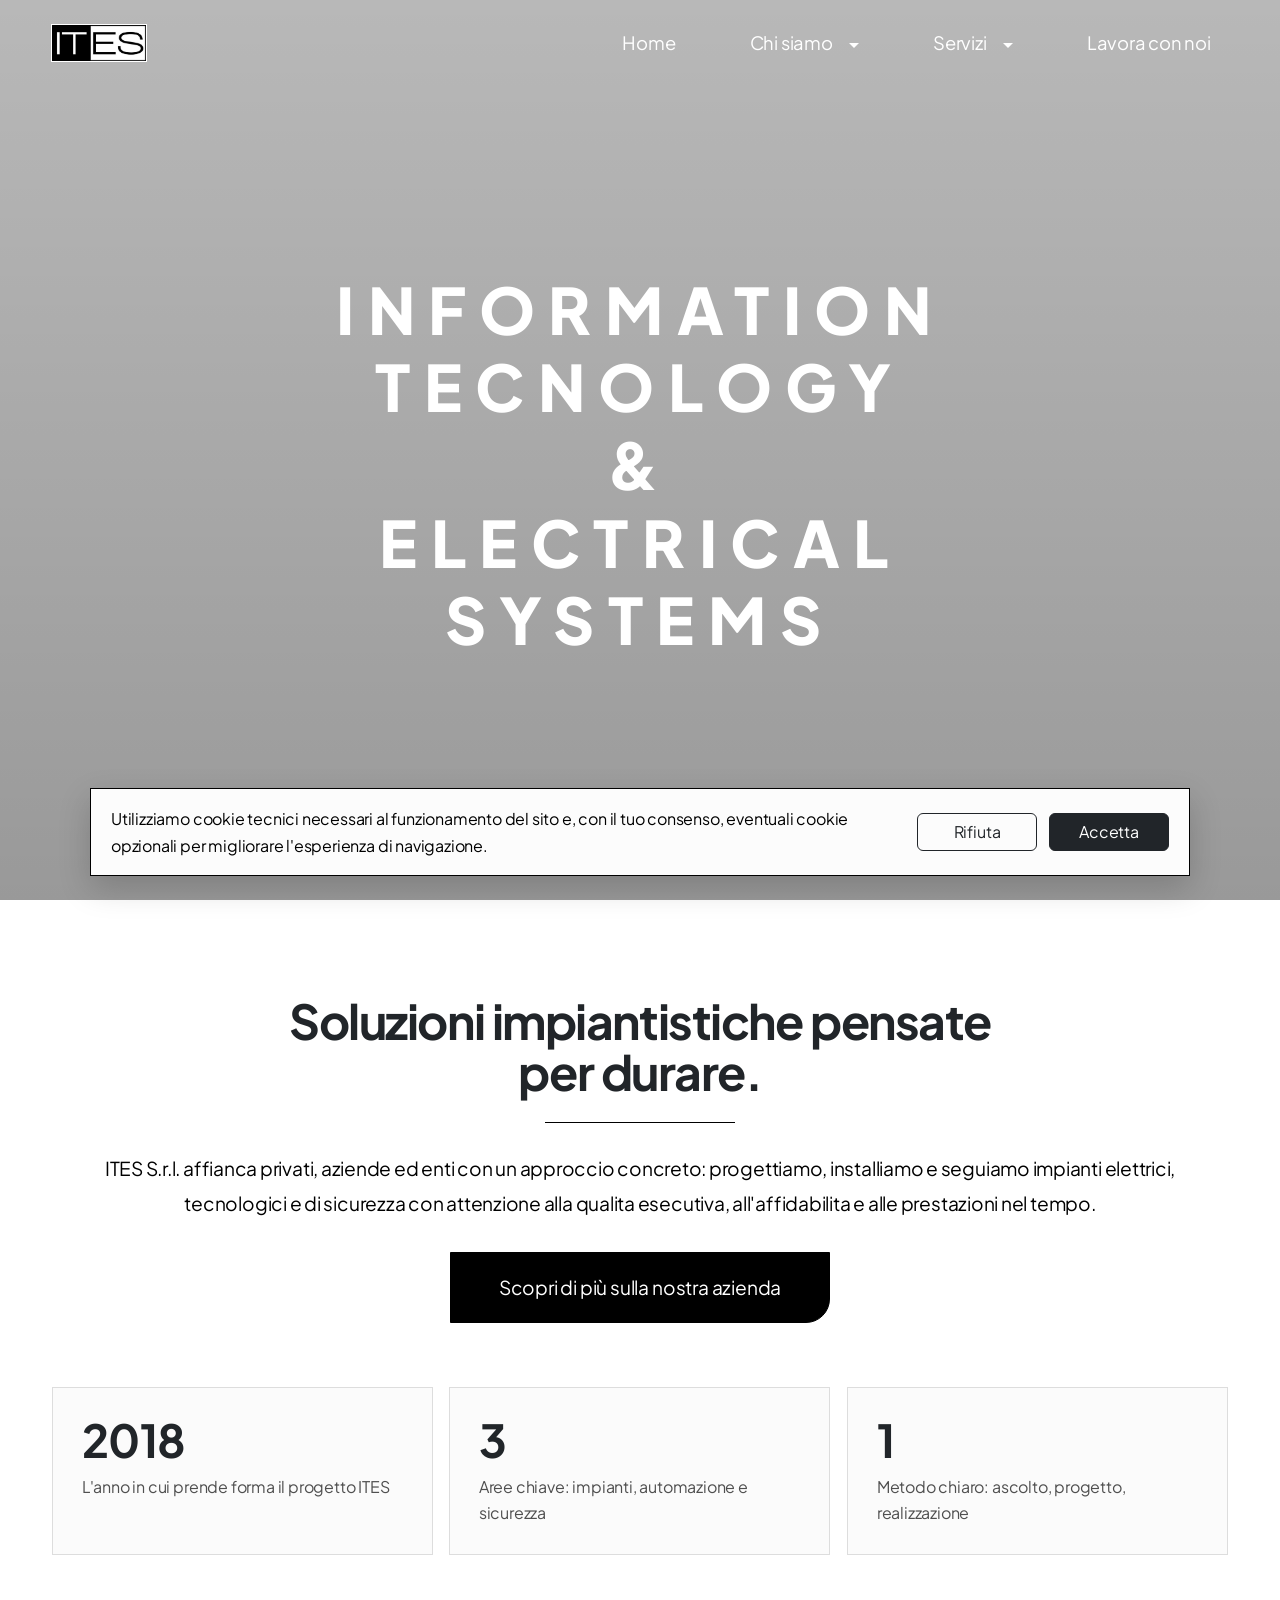
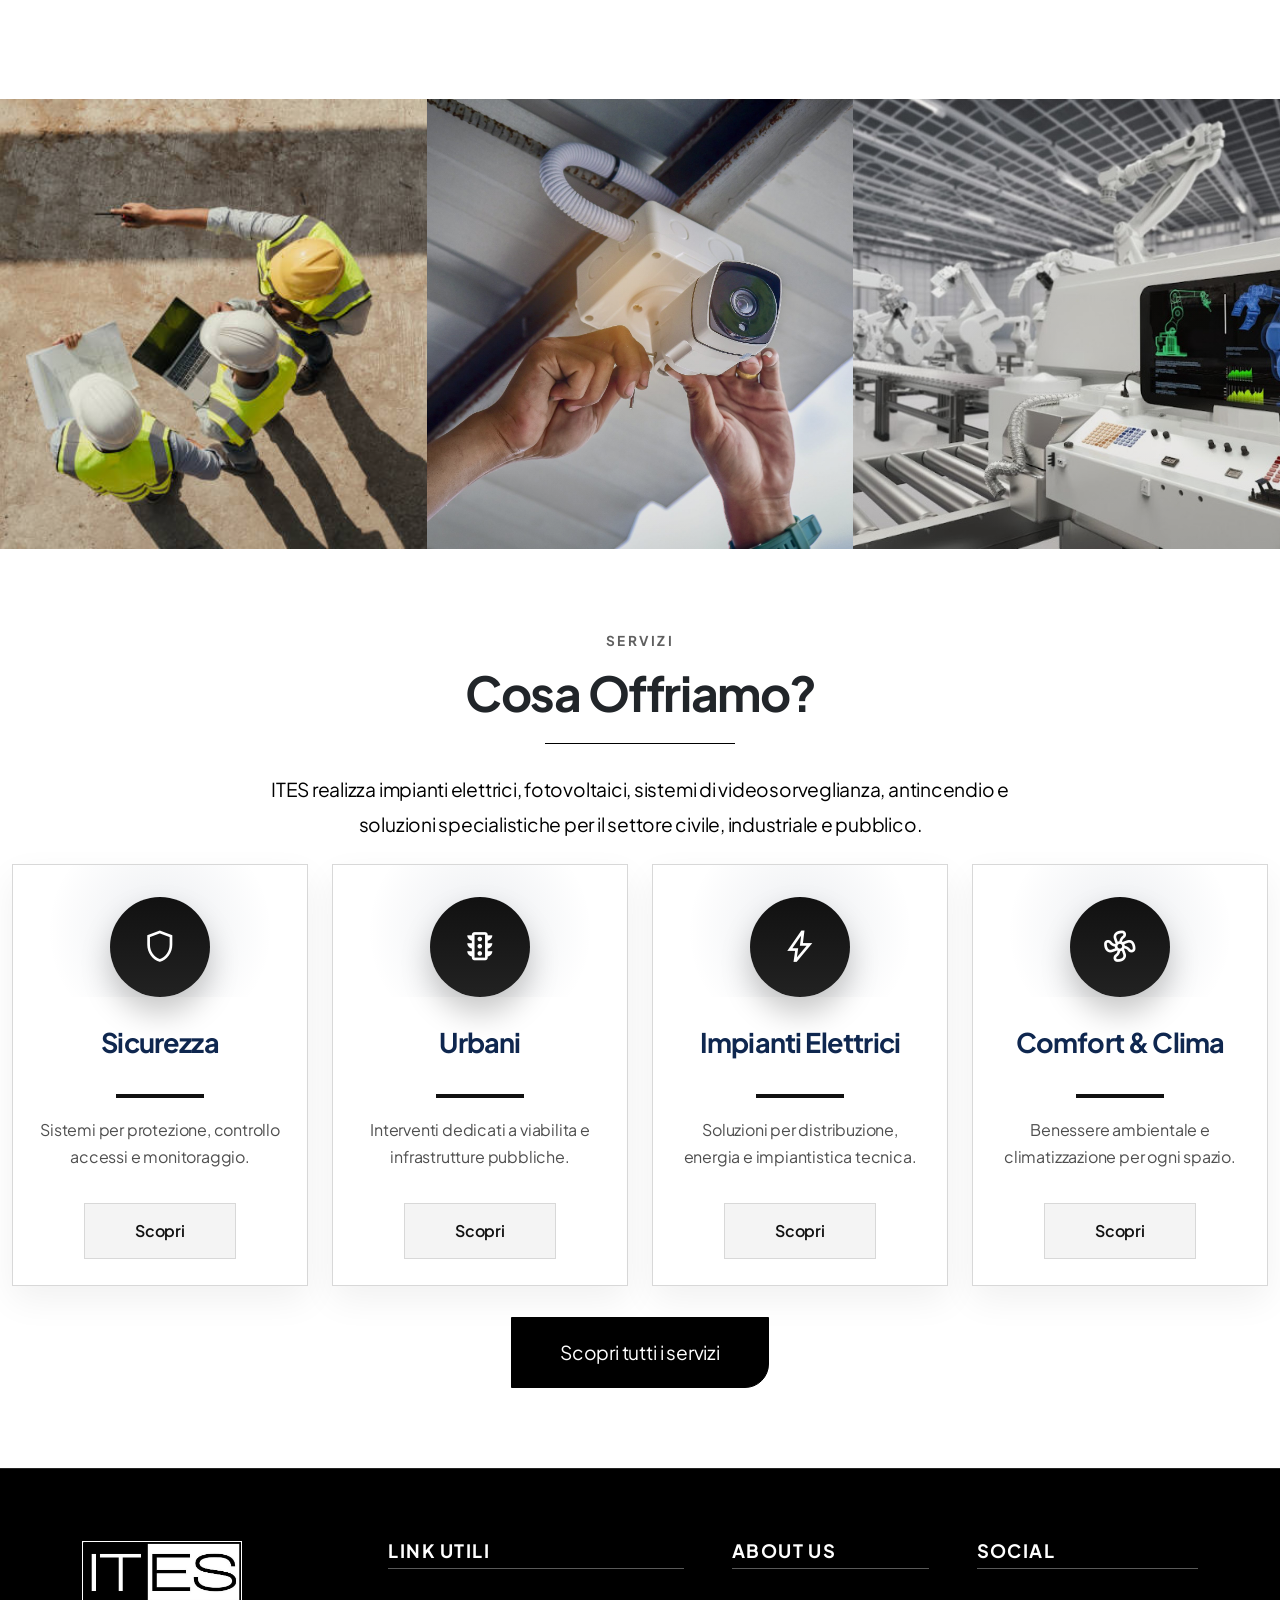
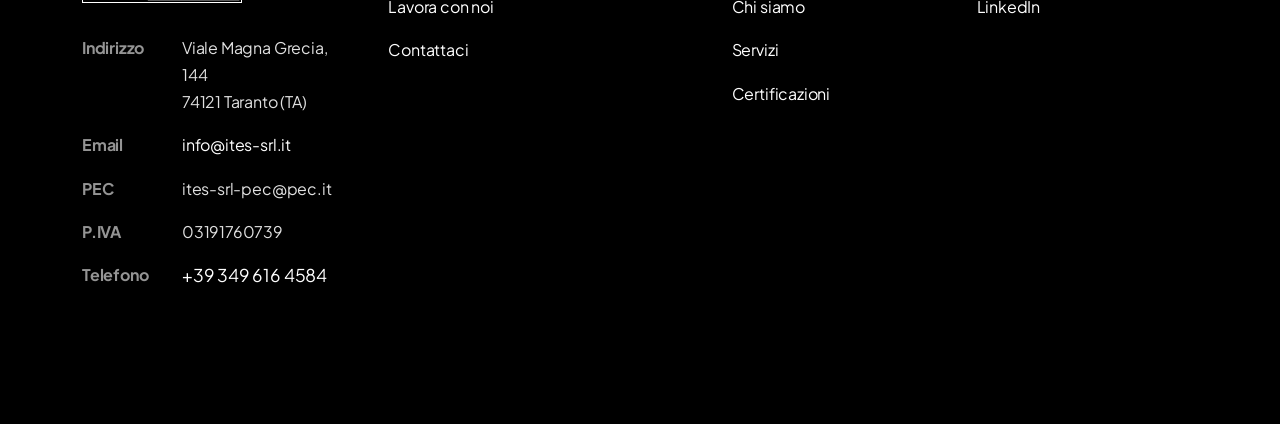
<file: index.html>
<!doctype html>
<html lang="it">

<head>
  <meta charset="UTF-8" />
  <meta name="viewport" content="width=device-width, initial-scale=1.0" />
  <meta name="description" content="Dal 2018, ITES S.r.l. realizza impianti elettrici, tecnologici e di sicurezza per privati e aziende. Qualità e affidabilità garantite. Contattaci." />
  <link rel="icon" href="/favicon.ico" sizes="any" />
  <link rel="icon" href="res/favicon.svg" type="image/svg+xml" class="logoSito" />

  <title>Home</title>

  <link rel="preconnect" href="https://fonts.googleapis.com" />
  <link rel="preconnect" href="https://fonts.gstatic.com" crossorigin />
  <link href="https://fonts.googleapis.com/css2?family=Plus+Jakarta+Sans:wght@300;400;500;600;700;800&display=swap"
    rel="stylesheet" />
  <link rel="stylesheet"
    href="https://fonts.googleapis.com/css2?family=Material+Symbols+Outlined:opsz,wght,FILL,GRAD@20..48,100..700,0..1,-50..200" />
  <link href="https://cdn.jsdelivr.net/npm/bootstrap@5.3.3/dist/css/bootstrap.min.css" rel="stylesheet"
    integrity="sha384-QWTKZyjpPEjISv5WaRU9OFeRpok6YctnYmDr5pNlyT2bRjXh0JMhjY6hW+ALEwIH" crossorigin="anonymous" />
  <link rel="stylesheet" href="css/style.css" />
</head>

<body class="home-page">
  <nav class="navbar sticky-top bg-body-tertiary navbar-expand-lg navbar-light" id="siteNavbar">
    <div class="container-fluid">
      <a class="navbar-brand d-flex align-items-center" href="index.html">
        <img src="res/Brend Logo.jpg" alt="Logo ITES" id="logoBrand" class="img-fluid" style="max-height: 50px" />
      </a>

      <button class="navbar-toggler custom-toggler" type="button" data-bs-toggle="offcanvas"
        data-bs-target="#navbarNavDropdown" aria-controls="navbarNavDropdown" aria-expanded="false"
        aria-label="Toggle navigation">
        <span class="custom-toggler-line"></span>
        <span class="custom-toggler-line"></span>
        <span class="custom-toggler-line"></span>
      </button>

      <div class="offcanvas offcanvas-lg offcanvas-end" tabindex="-1" id="navbarNavDropdown"
        aria-labelledby="navbarNavDropdownLabel">
        <div class="offcanvas-header d-lg-none">
          <img src="res/Brend Logo.jpg" alt="Logo ITES" id="logoBrand" class="img-fluid" style="max-height: 50px" />
          <button type="button" class="btn-close" data-bs-dismiss="offcanvas" aria-label="Close"></button>
        </div>
        <div class="offcanvas-body">
          <ul class="navbar-nav ms-auto">
            <li class="nav-item">
              <a class="nav-link" aria-current="page" href="index.html">Home</a>
            </li>
            <li class="nav-item dropdown nav-item-dropdown-link">
              <a class="nav-link" href="html/chi-siamo.html">Chi siamo</a>
              <button class="nav-link dropdown-toggle dropdown-toggle-split" type="button" data-bs-toggle="dropdown"
                aria-expanded="false" aria-label="Apri menu Chi siamo"></button>
              <ul class="dropdown-menu">
                <li><a class="dropdown-item" href="html/contatti.html">Contattaci</a></li>
                <li><a class="dropdown-item" href="html/certificazioni.html">Certificazioni</a></li>
              </ul>
            </li>
            <li class="nav-item dropdown nav-item-dropdown-link">
              <a class="nav-link" href="html/servizi.html">Servizi</a>
              <button class="nav-link dropdown-toggle dropdown-toggle-split" type="button" data-bs-toggle="dropdown"
                aria-expanded="false" aria-label="Apri menu Servizi"></button>
              <ul class="dropdown-menu">
                <li><a class="dropdown-item" href="html/servizi/sicurezza.html">Sicurezza</a></li>
                <li><a class="dropdown-item" href="html/servizi/urbani.html">Urbani</a></li>
                <li><a class="dropdown-item" href="html/servizi/impianti-elettrici.html">Impianti Elettrici</a></li>
                <li><a class="dropdown-item" href="html/servizi/comfort.html">Comfort &amp; Clima</a></li>
              </ul>
            </li>
            <li class="nav-item">
              <a class="nav-link" href="html/lavora-con-noi.html">Lavora con noi</a>
            </li>
          </ul>
        </div>
      </div>
    </div>
  </nav>

  <div class="videoHero">
    <video autoplay loop muted playsinline src="res/index/Video ITES index.mp4" class="video col-12"></video>
    <div class="videoHero__overlay">
      <p class="videoHero__line m-0">INFORMATION</p>
      <p class="videoHero__line m-0">TECNOLOGY</p>
      <p class="videoHero__line m-0">&</p>
      <p class="videoHero__line m-0">ELECTRICAL</p>
      <p class="videoHero__line m-o">SYSTEMS</p>
    </div>
  </div>

  <div class="container container-home">
    <!-- BOZZA HOME -->
    <section class="terzoLivello row home-hero">
      <div class="col-12 pt-5 ">
        <h1 class="titoloPresentazione">Soluzioni impiantistiche pensate per durare.</h1>

        <div class="elementor-divider">
          <span class="elementor-divider-separator"></span>
        </div>

        <p class="testoPresentazione">
          ITES S.r.l. affianca privati, aziende ed enti con un approccio
          concreto: progettiamo, installiamo e seguiamo impianti elettrici,
          tecnologici e di sicurezza con attenzione alla qualita esecutiva,
          all'affidabilita e alle prestazioni nel tempo.
        </p>

        <div class="heroActions">
          <a href="html/chi-siamo.html" class="linkScopri">Scopri di più sulla nostra azienda</a>
        </div>
      </div>
    </section>

    <section class="homeStats row g-3">
      <div class="col-12 col-md-4">
        <article class="statCard">
          <p class="statNumber">2018</p>
          <p class="statLabel">L'anno in cui prende forma il progetto ITES</p>
        </article>
      </div>
      <div class="col-12 col-md-4">
        <article class="statCard">
          <p class="statNumber">3</p>
          <p class="statLabel">Aree chiave: impianti, automazione e sicurezza</p>
        </article>
      </div>
      <div class="col-12 col-md-4">
        <article class="statCard">
          <p class="statNumber">1</p>
          <p class="statLabel">Metodo chiaro: ascolto, progetto, realizzazione</p>
        </article>
      </div>
    </section>
  </div>


  <section class="homeGallery">
    <div class="row g-0 homeGallery__row">
      <div class="col-12 col-lg-4 p-0">
        <a href="/html/chi-siamo.html">
          <article class="valueCard">
            <img src="res/index/Immagine 1.jpg" alt="Lavori realizzati con attenzione e precisione"
              class="valueCard__image" />
            <div class="valueCard__overlay"></div>
            <div class="valueCard__content">
              <h3 class="valueCard__title">Spirito di squadra</h3>
            </div>
          </article>
        </a>
      </div>

      <div class="col-12 col-lg-4 p-0">
        <a href="/html/servizi.html">
          <article class="valueCard">
            <img src="res/index/Immagine 2.jpg" alt="Interventi eseguiti con competenza tecnica"
              class="valueCard__image" />
            <div class="valueCard__overlay"></div>
            <div class="valueCard__content">
              <h3 class="valueCard__title">Affidabilita</h3>
            </div>
          </article>
        </a>
      </div>

      <div class="col-12 col-lg-4 p-0">
        <a href="/html/certificazioni.html">
          <article class="valueCard">
            <img src="res/index/Immagine 3.jpg" alt="Collaborazione e coordinamento sul campo"
              class="valueCard__image" />
            <div class="valueCard__overlay"></div>
            <div class="valueCard__content">
              <h3 class="valueCard__title">Eccellenza</h3>
            </div>
          </article>
        </a>
      </div>
    </div>
  </section>

  <div class="container container-home">
    <section class="homeServices row g-0">
      <div class="col-12">
        <div class="homeServices__content">
          <p class="eyebrowHome">Servizi</p>
          <h2 class="titoloPresentazione homeServices__title">Cosa Offriamo?</h2>
          <span class="elementor-divider-separator homeServices__divider text-center"></span>
          <p class="testoPresentazione homeServices__text">
            ITES realizza impianti elettrici, fotovoltaici, sistemi di videosorveglianza, antincendio e soluzioni
            specialistiche per il settore civile, industriale e pubblico.
          </p>

          <div class="homeServices__sectors" aria-label="Settori di servizio ITES">
            <article class="homeServiceSectorCard">
              <div class="homeServiceSectorCard__media">
                <span class="material-symbols-outlined homeServiceSectorCard__icon">shield</span>
              </div>
              <div class="homeServiceSectorCard__body">
                <h3 class="homeServiceSectorCard__title">Sicurezza</h3>
                <span class="homeServiceSectorCard__divider"></span>
                <p class="homeServiceSectorCard__text">Sistemi per protezione, controllo accessi e monitoraggio.</p>
                <a href="html/servizi/sicurezza.html" class="homeServiceSectorCard__link">Scopri</a>
              </div>
            </article>

            <article class="homeServiceSectorCard">
              <div class="homeServiceSectorCard__media">
                <span class="material-symbols-outlined homeServiceSectorCard__icon">traffic</span>
              </div>
              <div class="homeServiceSectorCard__body">
                <h3 class="homeServiceSectorCard__title">Urbani</h3>
                <span class="homeServiceSectorCard__divider"></span>
                <p class="homeServiceSectorCard__text">Interventi dedicati a viabilita e infrastrutture pubbliche.</p>
                <a href="html/servizi/urbani.html" class="homeServiceSectorCard__link">Scopri</a>
              </div>
            </article>

            <article class="homeServiceSectorCard">
              <div class="homeServiceSectorCard__media">
                <span class="material-symbols-outlined homeServiceSectorCard__icon">bolt</span>
              </div>
              <div class="homeServiceSectorCard__body">
                <h3 class="homeServiceSectorCard__title">Impianti Elettrici</h3>
                <span class="homeServiceSectorCard__divider"></span>
                <p class="homeServiceSectorCard__text">Soluzioni per distribuzione, energia e impiantistica tecnica.</p>
                <a href="html/servizi/impianti-elettrici.html" class="homeServiceSectorCard__link">Scopri</a>
              </div>
            </article>

            <article class="homeServiceSectorCard">
              <div class="homeServiceSectorCard__media">
                <span class="material-symbols-outlined homeServiceSectorCard__icon">mode_fan</span>
              </div>
              <div class="homeServiceSectorCard__body">
                <h3 class="homeServiceSectorCard__title">Comfort &amp; Clima</h3>
                <span class="homeServiceSectorCard__divider"></span>
                <p class="homeServiceSectorCard__text">Benessere ambientale e climatizzazione per ogni spazio.</p>
                <a href="html/servizi/comfort.html" class="homeServiceSectorCard__link">Scopri</a>
              </div>
            </article>
          </div>

          <div class="heroActions homeServices__actions">
            <a href="html/servizi.html" class="linkScopri">Scopri tutti i servizi</a>
          </div>
        </div>
      </div>
    </section>
  </div>


  <footer class="site-footer site-footer--home">
    <div class="container site-footer__inner">
      <div class="site-footer__brand">
        <img src="res/Brend Logo.jpg" alt="Logo ITES" class="site-footer__logo-image" />

        <ul class="site-footer__list site-footer__contacts list-unstyled pt-3">
          <li><span class="site-footer__label">Indirizzo</span><span
              class="site-footer__value site-footer__value--address">Viale Magna Grecia, 144<br />74121 Taranto
              (TA)</span></li>
          <li><span class="site-footer__label">Email</span><a href="mailto:info@ites-srl.it"
              class="site-footer__value footer-link">info@ites-srl.it</a></li>
          <li><span class="site-footer__label">PEC</span><span class="site-footer__value">ites-srl-pec@pec.it</span>
          </li>
          <li><span class="site-footer__label">P.IVA</span><span class="site-footer__value">03191760739</span></li>
          <li><span class="site-footer__label">Telefono</span><a href="tel:+393496164584"
              class="site-footer__value site-footer__phone footer-link">+39 349 616 4584</a></li>
        </ul>
      </div>

      <div class="site-footer__section">
        <h5 class="site-footer__title">Link Utili</h5>
        <ul class="site-footer__list list-unstyled">
          <li><a href="html/lavora-con-noi.html" class="footer-link">Lavora con noi</a></li>
          <li><a href="html/contatti.html" class="footer-link">Contattaci</a></li>
        </ul>
      </div>

      <div class="site-footer__section">
        <h5 class="site-footer__title">About Us</h5>
        <ul class="site-footer__list list-unstyled">
          <li><a href="html/chi-siamo.html" class="footer-link">Chi siamo</a></li>
          <li><a href="html/servizi.html" class="footer-link">Servizi</a></li>
          <li><a href="html/certificazioni.html" class="footer-link">Certificazioni</a></li>
        </ul>
      </div>

      <div class="site-footer__section">
        <h5 class="site-footer__title">Social</h5>
        <ul class="site-footer__list list-unstyled">
          <li><a href="https://www.linkedin.com/company/ites-srl/?viewAsMember=true" class="footer-link" target="_blank"
              rel="noopener noreferrer">LinkedIn</a></li>
        </ul>
      </div>

    </div>
    <div class="elementor-divider site-footer__divider">
      <span class="elementor-divider-separator site-footer__divider-separator"></span>
    </div>
  </footer>

  <div id="cookieBanner" class="cookie-banner" role="dialog" aria-live="polite" aria-label="Preferenze cookie" hidden>
    <div class="cookie-banner__content">
      <p class="cookie-banner__text">
        Utilizziamo cookie tecnici necessari al funzionamento del sito e, con
        il tuo consenso, eventuali cookie opzionali per migliorare
        l'esperienza di navigazione.
      </p>
      <div class="cookie-banner__actions">
        <button type="button" id="rejectCookies" class="btn btn-outline-dark cookie-banner__button">
          Rifiuta
        </button>
        <button type="button" id="acceptCookies" class="btn btn-dark cookie-banner__button">
          Accetta
        </button>
      </div>
    </div>
  </div>

  <script src="https://cdn.jsdelivr.net/npm/bootstrap@5.3.3/dist/js/bootstrap.bundle.min.js"
    integrity="sha384-YvpcrYf0tY3lHB60NNkmXc5s9fDVZLESaAA55NDzOxhy9GkcIdslK1eN7N6jIeHz"
    crossorigin="anonymous"></script>
  <script src="js/script.js"></script>
</body>

</html>
</file>
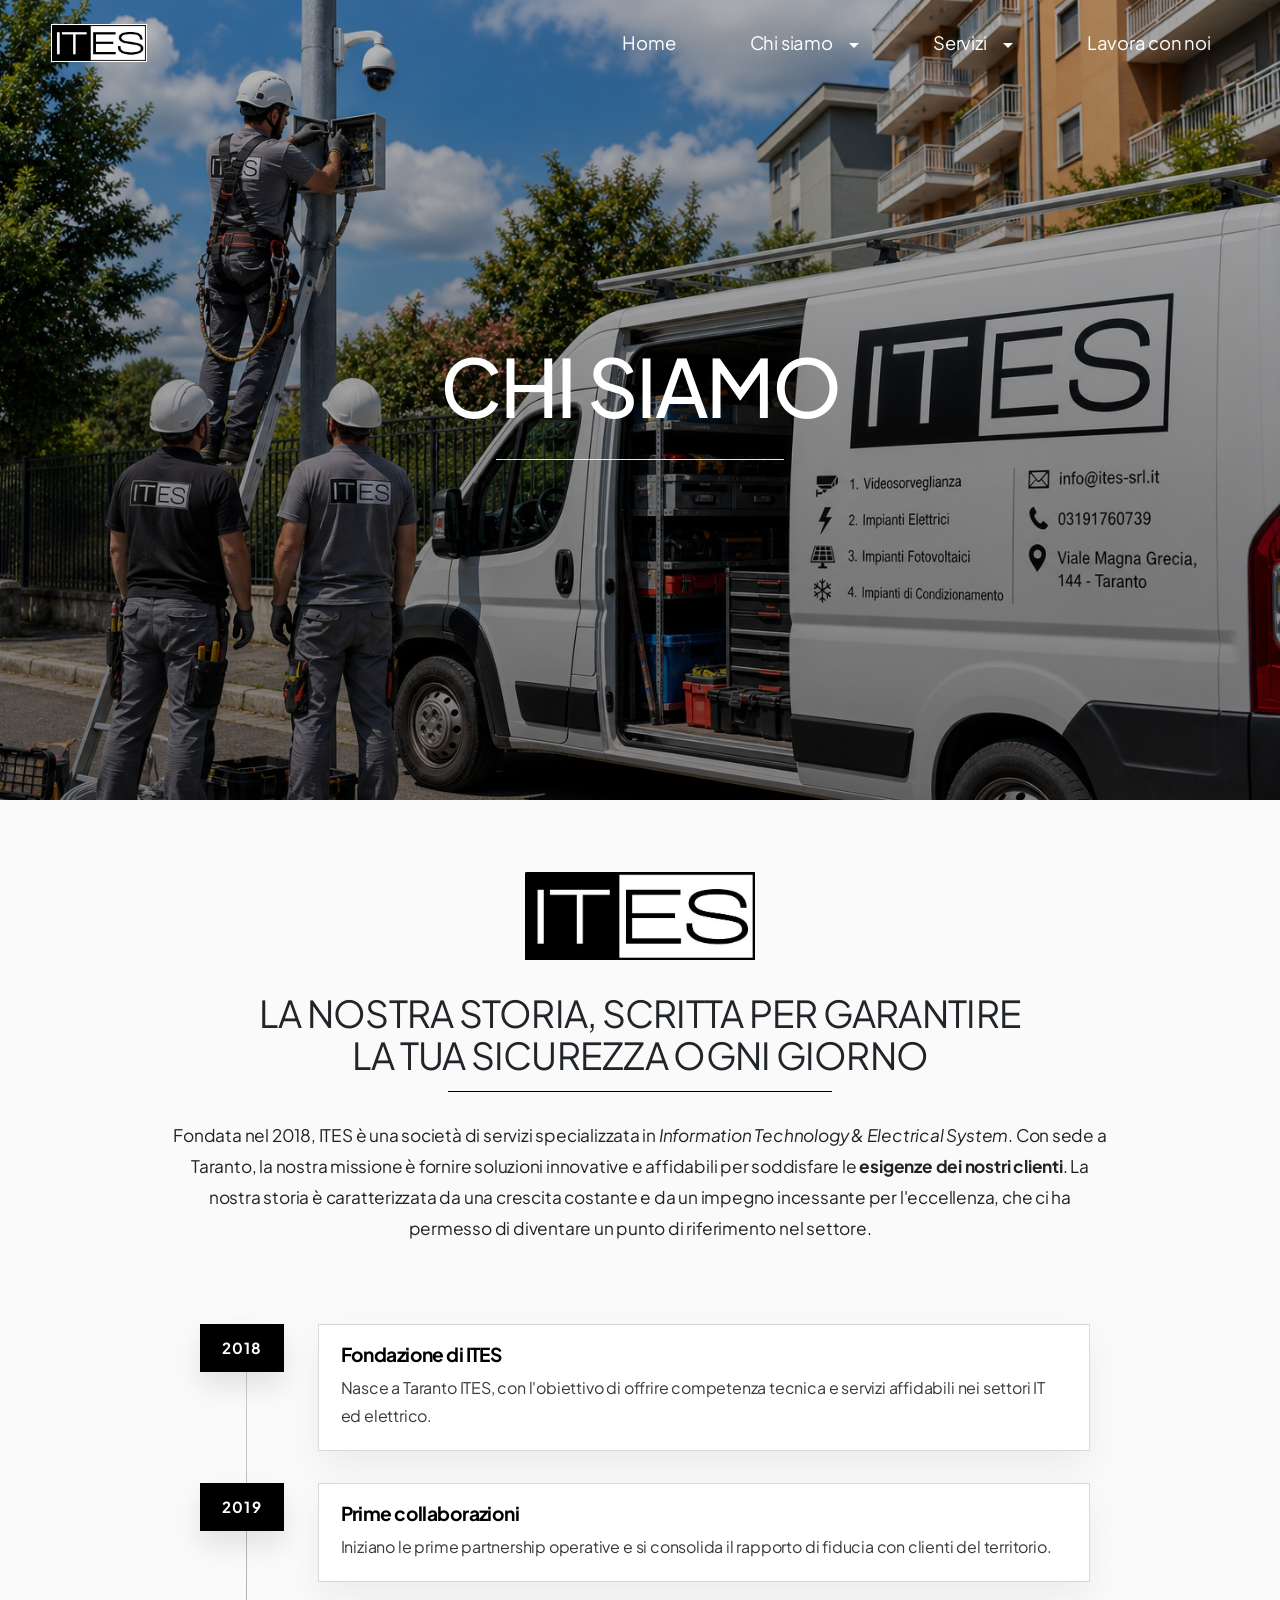
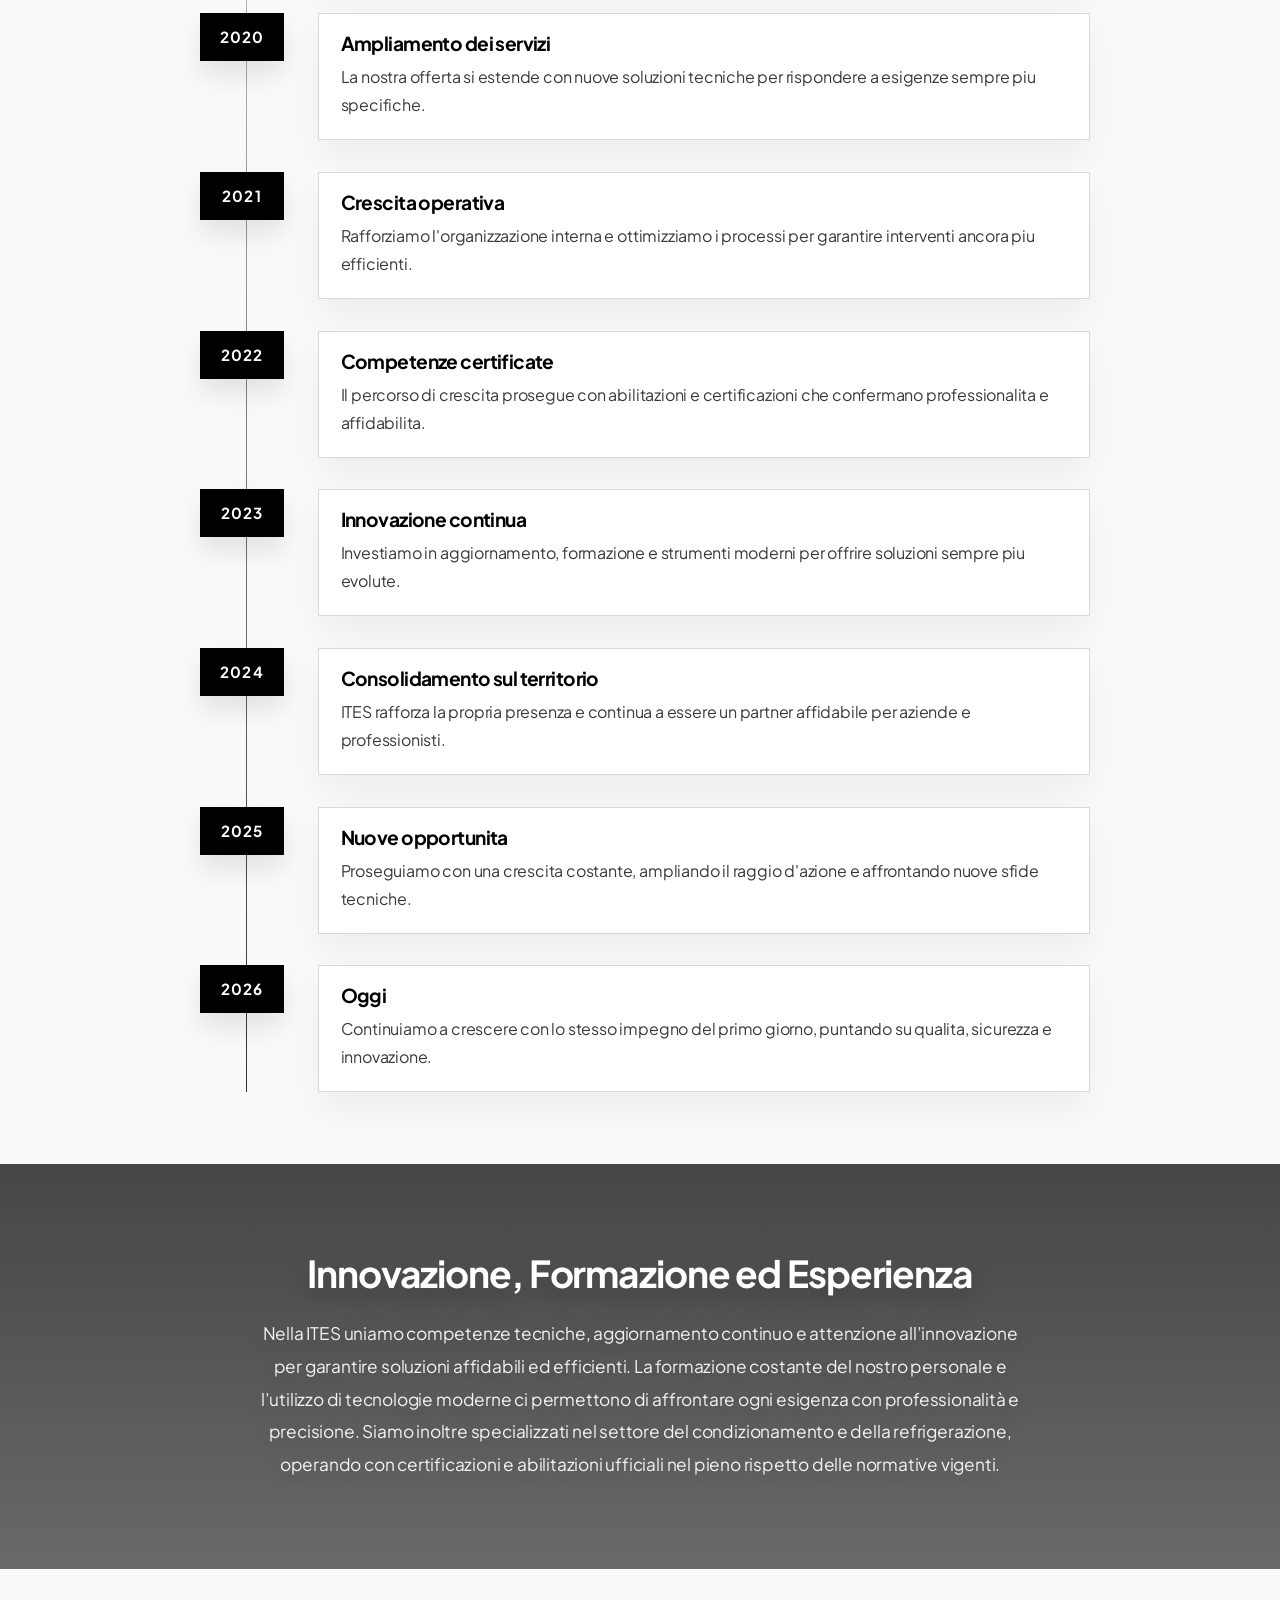
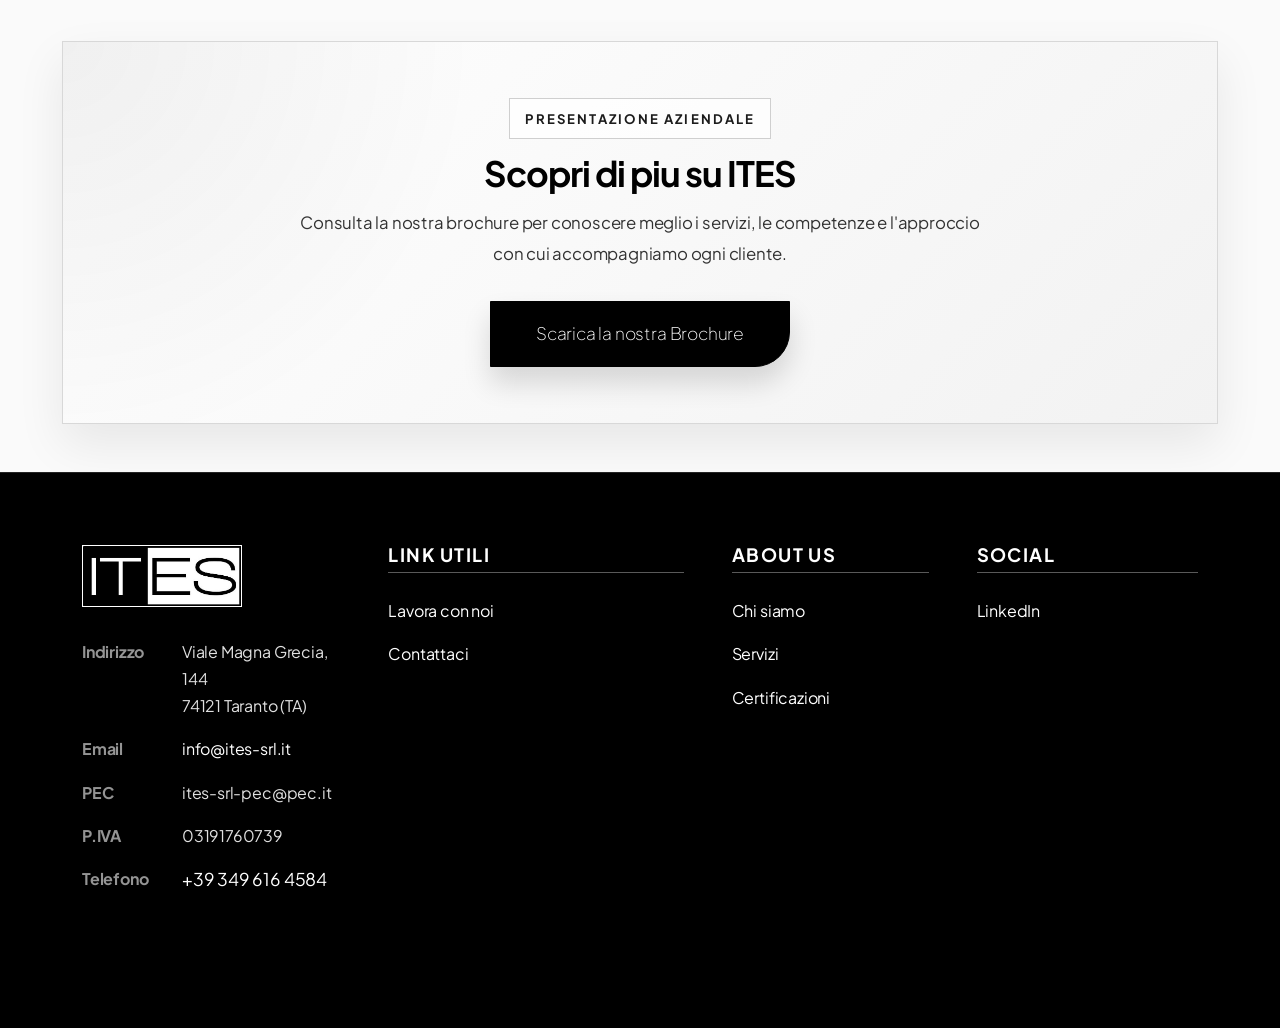
<file: html/chi-siamo.html>
<!DOCTYPE html>

<html lang="it">

<head>
  <meta charset="UTF-8" />
  <meta name="viewport" content="width = device-width, initial-scale = 1.0" />
  <meta name="description" content="ITES nasce a Taranto nel 2018 come specialista in impianti elettrici e IT. Scopri la nostra storia, i valori e perché sceglierci per il tuo progetto." />
  <link rel="icon" href="/favicon.ico" sizes="any" />
  <link rel="icon" href="../res/favicon.svg" type="image/svg+xml" class="logoSito" />

  <title>Chi Siamo</title>

  <link rel="preconnect" href="https://fonts.googleapis.com" />
  <link rel="preconnect" href="https://fonts.gstatic.com" crossorigin />
  <link href="https://fonts.googleapis.com/css2?family=Plus+Jakarta+Sans:wght@300;400;500;600;700;800&display=swap"
    rel="stylesheet" />
  <link href="https://cdn.jsdelivr.net/npm/bootstrap@5.3.3/dist/css/bootstrap.min.css" rel="stylesheet"
    integrity="sha384-QWTKZyjpPEjISv5WaRU9OFeRpok6YctnYmDr5pNlyT2bRjXh0JMhjY6hW+ALEwIH" crossorigin="anonymous" />
  <link rel="stylesheet" href="../css/style.css" />
</head>

<body class="about-page">
  <nav class="navbar sticky-top bg-body-tertiary navbar-expand-lg navbar-light" id="siteNavbar">
    <div class="container-fluid">
      <a class="navbar-brand d-flex align-items-center" href="../index.html">
        <img src="../res/Brend Logo.jpg" alt="Logo ITES" id="logoBrand" class="img-fluid" style="max-height: 50px" />
      </a>

      <button class="navbar-toggler custom-toggler" type="button" data-bs-toggle="offcanvas"
        data-bs-target="#navbarNavDropdown" aria-controls="navbarNavDropdown" aria-expanded="false"
        aria-label="Toggle navigation">
        <span class="custom-toggler-line"></span>
        <span class="custom-toggler-line"></span>
        <span class="custom-toggler-line"></span>
      </button>

      <div class="offcanvas offcanvas-lg offcanvas-end" tabindex="-1" id="navbarNavDropdown"
        aria-labelledby="navbarNavDropdownLabel">
        <div class="offcanvas-header d-lg-none">
          <img src="../res/Brend Logo.jpg" alt="Logo ITES" id="logoBrand" class="img-fluid" style="max-height: 50px" />
          <button type="button" class="btn-close" data-bs-dismiss="offcanvas" aria-label="Close"></button>
        </div>
        <div class="offcanvas-body">
          <ul class="navbar-nav ms-auto">
            <li class="nav-item">
              <a class="nav-link" aria-current="page" href="../index.html">Home</a>
            </li>
            <li class="nav-item dropdown nav-item-dropdown-link">
              <a class="nav-link" href="../html/chi-siamo.html">Chi siamo</a>
              <button class="nav-link dropdown-toggle dropdown-toggle-split" type="button" data-bs-toggle="dropdown"
                aria-expanded="false" aria-label="Apri menu Chi siamo"></button>
              <ul class="dropdown-menu">
                <li><a class="dropdown-item" href="../html/contatti.html">Contattaci</a></li>
                <li><a class="dropdown-item" href="../html/certificazioni.html">Certificazioni</a></li>
              </ul>
            </li>
            <li class="nav-item dropdown nav-item-dropdown-link">
              <a class="nav-link" href="../html/servizi.html">Servizi</a>
              <button class="nav-link dropdown-toggle dropdown-toggle-split" type="button" data-bs-toggle="dropdown"
                aria-expanded="false" aria-label="Apri menu Servizi"></button>
              <ul class="dropdown-menu">
                <li><a class="dropdown-item" href="../html/servizi/sicurezza.html">Sicurezza</a></li>
                <li><a class="dropdown-item" href="../html/servizi/urbani.html">Urbani</a></li>
                <li><a class="dropdown-item" href="../html/servizi/impianti-elettrici.html">Impianti Elettrici</a></li>
                <li><a class="dropdown-item" href="../html/servizi/comfort.html">Comfort &amp; Clima</a></li>
              </ul>
            </li>
            <li class="nav-item">
              <a class="nav-link" href="../html/lavora-con-noi.html">Lavora con noi</a>
            </li>
          </ul>
        </div>
      </div>
    </div>
  </nav>

  <div class="titolo-pagina-chiSiamo row align-items-center">
    <div class="col">
      <div class="about-hero text-center">
        <h1 class="titolo-principale about-title-main">CHI SIAMO</h1>
        <span class="elementor-divider-separatorTitoloChiSiamo"></span>
      </div>
    </div>
  </div>

  <main class="container about-content">
    <div class="row">
      <div class="col-12 align-items-center">
        <img src="../res/Brend Logo.jpg" alt="Logo ITES" class="logo-itesChiSiamo" />
      </div>
    </div>

    <section class="presentazioneITES">
      <div class="row">
        <div class="col-12">
          <h3 class="faseChiSiamo text-center">LA NOSTRA STORIA, SCRITTA PER GARANTIRE LA TUA SICUREZZA OGNI GIORNO</h3>
        </div>
      </div>

      <span class="elementor-divider-separatorChiSiamo"></span>

      <div class="row">
        <div class="col-12">
          <p class="testoChiSiamo text-center">Fondata nel 2018, ITES è una società di servizi specializzata in
            <i>Information Technology & Electrical System</i>. Con sede a Taranto, la nostra missione è fornire
            soluzioni
            innovative e affidabili
            per soddisfare le <strong>esigenze dei nostri clienti</strong>. La nostra storia è caratterizzata da una
            crescita costante
            e da un impegno incessante per l'eccellenza, che ci ha permesso di diventare un punto di riferimento nel
            settore.
          </p>
        </div>
      </div>

      <section class="timeLineITES">
        <div class="row">
          <div class="col-12">
            <div class="timeline timeline--history">
              <div class="timeline-item">
                <div class="timeline-icon">2018</div>
                <div class="timeline-content">
                  <h3>Fondazione di ITES</h3>
                  <p>Nasce a Taranto ITES, con l'obiettivo di offrire competenza tecnica e servizi affidabili nei
                    settori
                    IT
                    ed elettrico.</p>
                </div>
              </div>

              <div class="timeline-item">
                <div class="timeline-icon">2019</div>
                <div class="timeline-content">
                  <h3>Prime collaborazioni</h3>
                  <p>Iniziano le prime partnership operative e si consolida il rapporto di fiducia con clienti del
                    territorio.</p>
                </div>
              </div>

              <div class="timeline-item">
                <div class="timeline-icon">2020</div>
                <div class="timeline-content">
                  <h3>Ampliamento dei servizi</h3>
                  <p>La nostra offerta si estende con nuove soluzioni tecniche per rispondere a esigenze sempre piu
                    specifiche.</p>
                </div>
              </div>

              <div class="timeline-item">
                <div class="timeline-icon">2021</div>
                <div class="timeline-content">
                  <h3>Crescita operativa</h3>
                  <p>Rafforziamo l'organizzazione interna e ottimizziamo i processi per garantire interventi ancora piu
                    efficienti.</p>
                </div>
              </div>

              <div class="timeline-item">
                <div class="timeline-icon">2022</div>
                <div class="timeline-content">
                  <h3>Competenze certificate</h3>
                  <p>Il percorso di crescita prosegue con abilitazioni e certificazioni che confermano professionalita e
                    affidabilita.</p>
                </div>
              </div>

              <div class="timeline-item">
                <div class="timeline-icon">2023</div>
                <div class="timeline-content">
                  <h3>Innovazione continua</h3>
                  <p>Investiamo in aggiornamento, formazione e strumenti moderni per offrire soluzioni sempre piu
                    evolute.
                  </p>
                </div>
              </div>

              <div class="timeline-item">
                <div class="timeline-icon">2024</div>
                <div class="timeline-content">
                  <h3>Consolidamento sul territorio</h3>
                  <p>ITES rafforza la propria presenza e continua a essere un partner affidabile per aziende e
                    professionisti.</p>
                </div>
              </div>

              <div class="timeline-item">
                <div class="timeline-icon">2025</div>
                <div class="timeline-content">
                  <h3>Nuove opportunita</h3>
                  <p>Proseguiamo con una crescita costante, ampliando il raggio d'azione e affrontando nuove sfide
                    tecniche.
                  </p>
                </div>
              </div>

              <div class="timeline-item">
                <div class="timeline-icon">2026</div>
                <div class="timeline-content">
                  <h3>Oggi</h3>
                  <p>Continuiamo a crescere con lo stesso impegno del primo giorno, puntando su qualita, sicurezza e
                    innovazione.</p>
                </div>
              </div>
            </div>
          </div>
        </div>
      </section>
    </section>
  </main>

  <section class="valori mt-5 py-5">
    <div class="row mb-4">
      <h2 class="titoloInnovazione col-12 text-center">Innovazione, Formazione ed Esperienza</h2>
    </div>

    <div class="row mb-5">
      <div class="testoInnovazione col-12 text-center">
        Nella ITES uniamo competenze tecniche, aggiornamento continuo e attenzione all’innovazione per
        garantire soluzioni affidabili ed efficienti. La formazione costante del nostro personale e l’utilizzo di
        tecnologie moderne ci permettono di affrontare ogni esigenza con professionalità e precisione. Siamo inoltre
        specializzati nel settore del condizionamento e della refrigerazione, operando con certificazioni e
        abilitazioni ufficiali nel pieno rispetto delle normative vigenti.
      </div>
    </div>
  </section>

  <main class="container about-content">
    <div class="brochure text-center mb-5">
      <span class="brochure-eyebrow">Presentazione aziendale</span>
      <h2 class="brochure-title">Scopri di piu su ITES</h2>
      <p class="brochure-text">
        Consulta la nostra brochure per conoscere meglio i servizi, le competenze e l'approccio con cui
        accompagniamo ogni cliente.
      </p>
      <a href="../res/chi-siamo/Brochure - ITES.pdf" class="download-brochure" download>Scarica la nostra Brochure</a>
    </div>
  </main>


  <footer class="site-footer site-footer--home">
    <div class="container site-footer__inner">
      <div class="site-footer__brand">
        <img src="../res/Brend Logo.jpg" alt="Logo ITES" class="site-footer__logo-image" />

        <ul class="site-footer__list site-footer__contacts list-unstyled pt-3">
          <li><span class="site-footer__label">Indirizzo</span><span class="site-footer__value site-footer__value--address">Viale Magna Grecia, 144<br/>74121 Taranto (TA)</span></li>
          <li><span class="site-footer__label">Email</span><a href="mailto:info@ites-srl.it"
              class="site-footer__value footer-link">info@ites-srl.it</a></li>
          <li><span class="site-footer__label">PEC</span><span class="site-footer__value">ites-srl-pec@pec.it</span></li>
          <li><span class="site-footer__label">P.IVA</span><span class="site-footer__value">03191760739</span></li>
          <li><span class="site-footer__label">Telefono</span><a href="tel:+393496164584"
              class="site-footer__value site-footer__phone footer-link">+39 349 616 4584</a></li>
        </ul>
      </div>

      <div class="site-footer__section">
        <h5 class="site-footer__title">Link Utili</h5>
        <ul class="site-footer__list list-unstyled">
          <li><a href="../html/lavora-con-noi.html" class="footer-link">Lavora con noi</a></li>
          <li><a href="../html/contatti.html" class="footer-link">Contattaci</a></li>
        </ul>
      </div>

      <div class="site-footer__section">
        <h5 class="site-footer__title">About Us</h5>
        <ul class="site-footer__list list-unstyled">
          <li><a href="../html/chi-siamo.html" class="footer-link">Chi siamo</a></li>
          <li><a href="../html/servizi.html" class="footer-link">Servizi</a></li>
          <li><a href="../html/certificazioni.html" class="footer-link">Certificazioni</a></li>
        </ul>
      </div>

      <div class="site-footer__section">
        <h5 class="site-footer__title">Social</h5>
        <ul class="site-footer__list list-unstyled">
          <li><a href="https://www.linkedin.com/company/ites-srl/?viewAsMember=true" class="footer-link" target="_blank" rel="noopener noreferrer">LinkedIn</a></li>
        </ul>
      </div>
    </div>
    <div class="elementor-divider site-footer__divider">
      <span class="elementor-divider-separator site-footer__divider-separator"></span>
    </div>
  </footer>

  <script src="https://cdn.jsdelivr.net/npm/bootstrap@5.3.3/dist/js/bootstrap.bundle.min.js"
    integrity="sha384-YvpcrYf0tY3lHB60NNkmXc5s9fDVZLESaAA55NDzOxhy9GkcIdslK1eN7N6jIeHz"
    crossorigin="anonymous"></script>

  <script src="../js/script.js"></script>
</body>

</html>
</file>
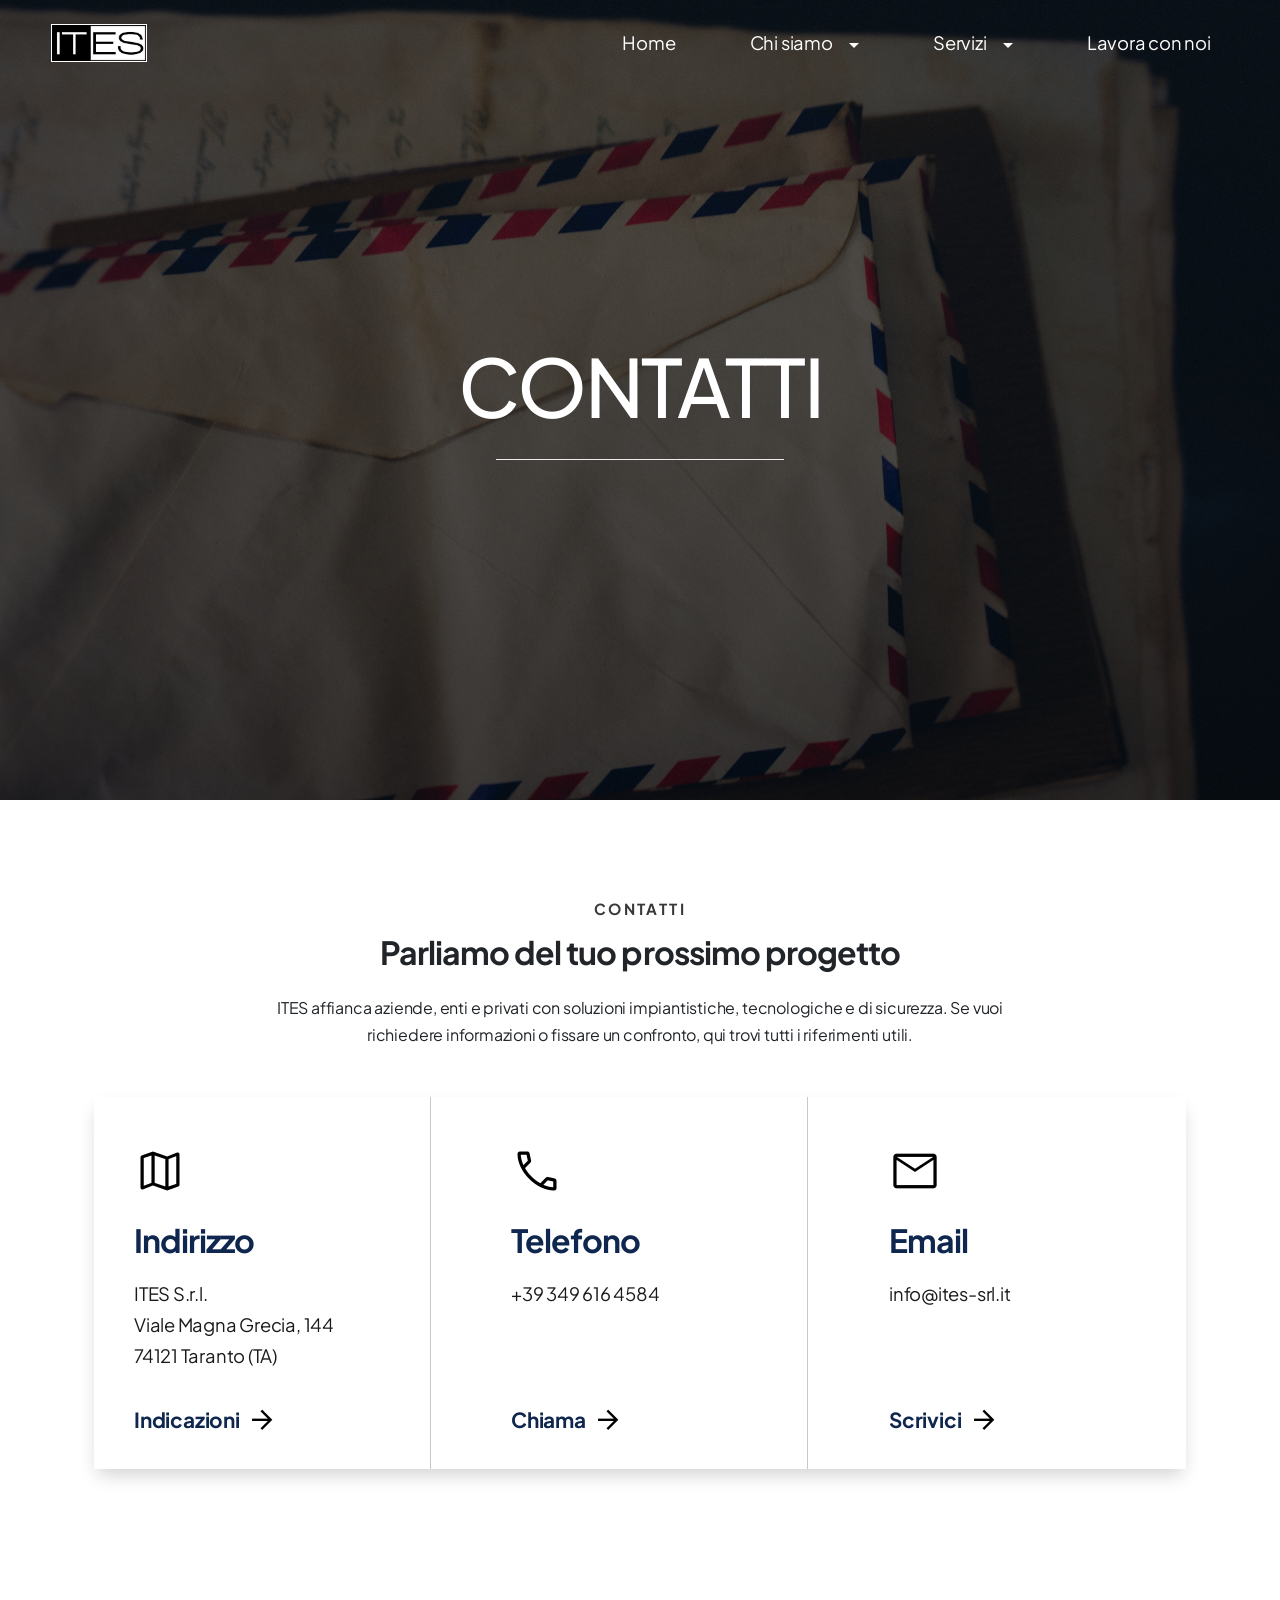
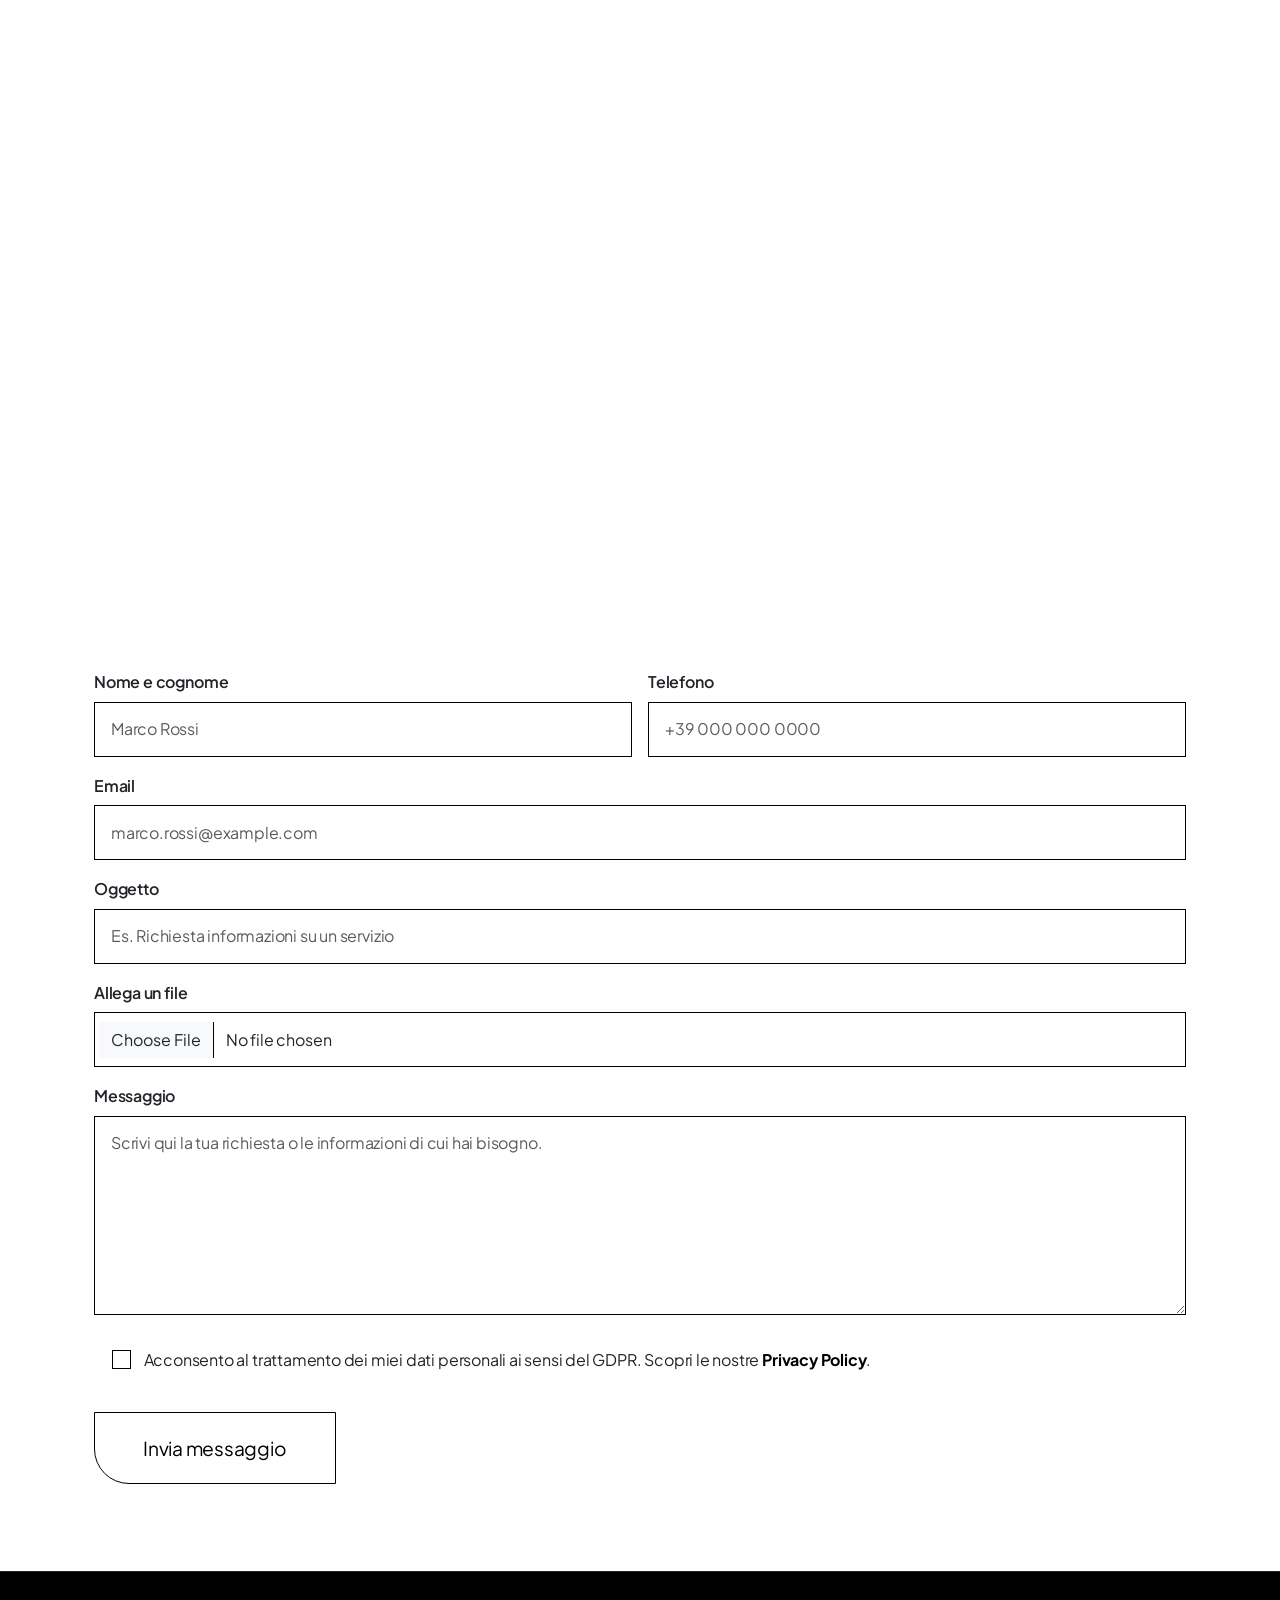
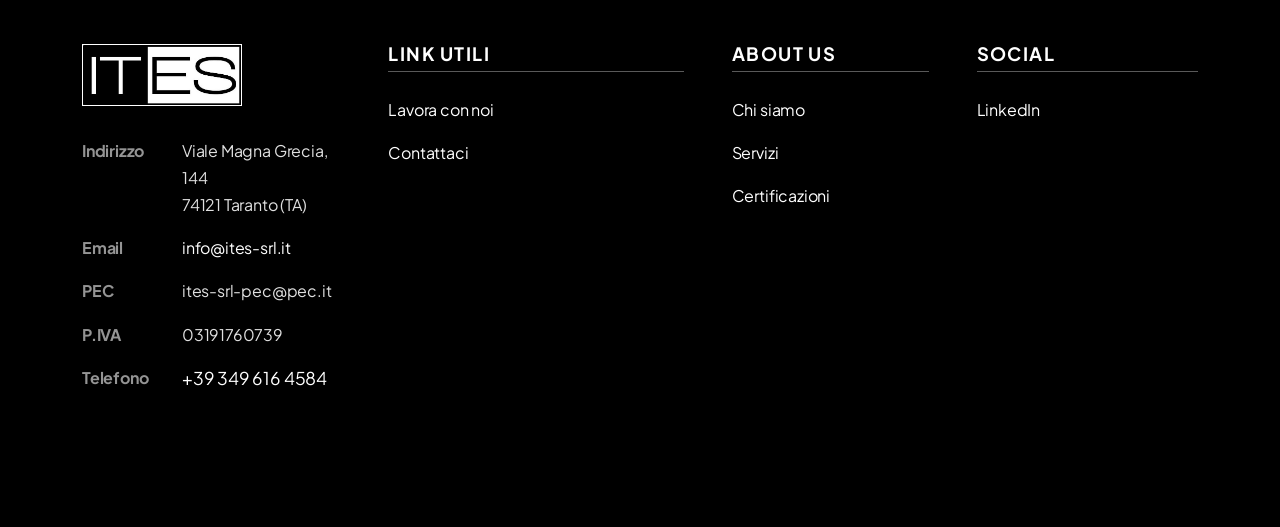
<file: html/contatti.html>
<!DOCTYPE html>
<html lang="en">

<head>
  <meta charset="UTF-8">
  <meta name="viewport" content="width=device-width, initial-scale=1.0">
  <meta name="description" content="Contatta ITES S.r.l. a Taranto per un preventivo o per fissare un sopralluogo. Telefono, email e modulo online a tua disposizione. Rispondiamo presto." />
  <link rel="icon" href="/favicon.ico" sizes="any" />
  <link rel="icon" href="../res/favicon.svg" type="image/svg+xml" class="logoSito" />

  <title>Contatti</title>

  <link rel="preconnect" href="https://fonts.googleapis.com" />
  <link rel="preconnect" href="https://fonts.gstatic.com" crossorigin />
  <link href="https://fonts.googleapis.com/css2?family=Plus+Jakarta+Sans:wght@300;400;500;600;700;800&display=swap"
    rel="stylesheet" />
  <link rel="stylesheet"
    href="https://fonts.googleapis.com/css2?family=Material+Symbols+Outlined:opsz,wght,FILL,GRAD@20..48,100..700,0..1,-50..200" />
  <link href="https://cdn.jsdelivr.net/npm/bootstrap@5.3.3/dist/css/bootstrap.min.css" rel="stylesheet"
    integrity="sha384-QWTKZyjpPEjISv5WaRU9OFeRpok6YctnYmDr5pNlyT2bRjXh0JMhjY6hW+ALEwIH" crossorigin="anonymous" />
  <link rel="stylesheet" href="../css/style.css" />
</head>

<body>
  <nav class="navbar sticky-top bg-body-tertiary navbar-expand-lg navbar-light" id="siteNavbar">
    <div class="container-fluid">
      <a class="navbar-brand d-flex align-items-center" href="../index.html">
        <img src="../res/Brend Logo.jpg" alt="Logo ITES" id="logoBrand" class="img-fluid" style="max-height: 50px" />
      </a>

      <button class="navbar-toggler custom-toggler" type="button" data-bs-toggle="offcanvas"
        data-bs-target="#navbarNavDropdown" aria-controls="navbarNavDropdown" aria-expanded="false"
        aria-label="Toggle navigation">
        <span class="custom-toggler-line"></span>
        <span class="custom-toggler-line"></span>
        <span class="custom-toggler-line"></span>
      </button>

      <div class="offcanvas offcanvas-lg offcanvas-end" tabindex="-1" id="navbarNavDropdown"
        aria-labelledby="navbarNavDropdownLabel">
        <div class="offcanvas-header d-lg-none">
          <img src="../res/Brend Logo.jpg" alt="Logo ITES" id="logoBrand" class="img-fluid" style="max-height: 50px" />
          <button type="button" class="btn-close" data-bs-dismiss="offcanvas" aria-label="Close"></button>
        </div>
        <div class="offcanvas-body">
          <ul class="navbar-nav ms-auto">
            <li class="nav-item">
              <a class="nav-link" aria-current="page" href="../index.html">Home</a>
            </li>
            <li class="nav-item dropdown nav-item-dropdown-link">
              <a class="nav-link" href="../html/chi-siamo.html">Chi siamo</a>
              <button class="nav-link dropdown-toggle dropdown-toggle-split" type="button" data-bs-toggle="dropdown"
                aria-expanded="false" aria-label="Apri menu Chi siamo"></button>
              <ul class="dropdown-menu">
                <li><a class="dropdown-item" href="../html/contatti.html">Contattaci</a></li>
                <li><a class="dropdown-item" href="../html/certificazioni.html">Certificazioni</a></li>
              </ul>
            </li>
            <li class="nav-item dropdown nav-item-dropdown-link">
              <a class="nav-link" href="../html/servizi.html">Servizi</a>
              <button class="nav-link dropdown-toggle dropdown-toggle-split" type="button" data-bs-toggle="dropdown"
                aria-expanded="false" aria-label="Apri menu Servizi"></button>
              <ul class="dropdown-menu">
                <li><a class="dropdown-item" href="../html/servizi/sicurezza.html">Sicurezza</a></li>
                <li><a class="dropdown-item" href="../html/servizi/urbani.html">Urbani</a></li>
                <li><a class="dropdown-item" href="../html/servizi/impianti-elettrici.html">Impianti Elettrici</a></li>
                <li><a class="dropdown-item" href="../html/servizi/comfort.html">Comfort &amp; Clima</a></li>
              </ul>
            </li>
            <li class="nav-item">
              <a class="nav-link" href="../html/lavora-con-noi.html">Lavora con noi</a>
            </li>
          </ul>
        </div>
      </div>
    </div>
  </nav>

  <div class="titolo-paginaContatti row align-items-center">
    <div class="col">
      <h1 class="titolo-principale about-title-main text-center">
        CONTATTI
      </h1>
      <span class="elementor-divider-separatorTitoloContatti"></span>
    </div>
  </div>

  <main class="container contact-page-main">
    <section class="contact-showcase">
      <div class="contact-showcase__intro text-center">
        <p class="contact-showcase__eyebrow">Contatti</p>
        <h2 class="titolo2">Parliamo del tuo prossimo progetto</h2>
        <p class="paragrafo contact-showcase__text">
          ITES affianca aziende, enti e privati con soluzioni impiantistiche, tecnologiche e di sicurezza.
          Se vuoi richiedere informazioni o fissare un confronto, qui trovi tutti i riferimenti utili.
        </p>
      </div>

      <div class="contact-showcase__grid">
        <article class="contact-card contact-card--address">
          <span class="material-symbols-outlined contact-card__icon">map</span>
          <h3 class="contact-card__title">Indirizzo</h3>
          <p class="contact-card__text">
            ITES S.r.l.<br />
            Viale Magna Grecia, 144<br />
            74121 Taranto (TA)
          </p>
          <a class="contact-card__link" href="https://maps.google.com/?q=Viale+Magna+Grecia+144+Taranto" target="_blank"
            rel="noopener noreferrer">
            Indicazioni
            <span class="material-symbols-outlined contact-card__arrow">arrow_forward</span>
          </a>
        </article>

        <article class="contact-card">
          <span class="material-symbols-outlined contact-card__icon">call</span>
          <h3 class="contact-card__title">Telefono</h3>
          <p class="contact-card__text">+39 349 616 4584</p>
          <a class="contact-card__link" href="tel:+393496164584">
            Chiama
            <span class="material-symbols-outlined contact-card__arrow">arrow_forward</span>
          </a>
        </article>

        <article class="contact-card">
          <span class="material-symbols-outlined contact-card__icon">mail</span>
          <h3 class="contact-card__title">Email</h3>
          <p class="contact-card__text">info@ites-srl.it</p>
          <a class="contact-card__link" href="#formContatti">
            Scrivici
            <span class="material-symbols-outlined contact-card__arrow">arrow_forward</span>
          </a>
        </article>
      </div>
    </section>
  </main>

  <section class="contact-map-section" aria-label="Mappa sede ITES">
    <div class="container-fluid px-0">
      <iframe
        src="https://www.google.com/maps/embed?pb=!1m18!1m12!1m3!1d48586.128631545245!2d17.209132709612692!3d40.43912386368506!2m3!1f0!2f0!3f0!3m2!1i1024!2i768!4f13.1!3m3!1m2!1s0x13471d1819a77b13%3A0x64f8f9a58d57dfcf!2sTaranto%20TA!5e0!3m2!1sit!2sit!4v1777650517700!5m2!1sit!2sit"
        class="contact-map-section__frame" allowfullscreen="" loading="lazy"
        referrerpolicy="no-referrer-when-downgrade"></iframe>
    </div>
  </section>

  <main class="container contact-page-main" id="formContatti">
    <section class="formContatti" >
      <form id="contactForm" class="application-form" action="../php/send-contact-form.php" method="POST"
        enctype="multipart/form-data" data-success-message="Messaggio inviato con successo. Ti risponderemo al piu presto.">
        <div class="row g-3">
          <div class="col-12 col-md-6">
            <label for="contactName" class="form-label">Nome e cognome</label>
            <input type="text" class="form-control" id="contactName" name="contactName" placeholder="Marco Rossi"
              required />
          </div>

          <div class="col-12 col-md-6">
            <label for="contactPhone" class="form-label">Telefono</label>
            <input type="tel" class="form-control" id="contactPhone" name="contactPhone"
              placeholder="+39 000 000 0000" />
          </div>

          <div class="col-12">
            <label for="contactEmail" class="form-label">Email</label>
            <input type="email" class="form-control" id="contactEmail" name="contactEmail"
              placeholder="marco.rossi@example.com" required />
          </div>

          <div class="col-12">
            <label for="contactSubject" class="form-label">Oggetto</label>
            <input type="text" class="form-control" id="contactSubject" name="contactSubject"
              placeholder="Es. Richiesta informazioni su un servizio" required />
          </div>

          <div class="col-12">
            <label for="contactAttachment" class="form-label">Allega un file</label>
            <input type="file" class="form-control" id="contactAttachment" name="attachment"
              accept=".pdf,.doc,.docx,application/pdf,application/msword,application/vnd.openxmlformats-officedocument.wordprocessingml.document" />
          </div>

          <div class="col-12">
            <label for="contactMessage" class="form-label">Messaggio</label>
            <textarea class="form-control" id="contactMessage" name="contactMessage" rows="7" required
              placeholder="Scrivi qui la tua richiesta o le informazioni di cui hai bisogno."></textarea>
          </div>
        </div>

        <div class="col-12 mt-3">
          <div class="form-check contacts-consent">
            <input class="form-check-input" type="checkbox" value="1" id="contact-consent" name="consent"
              style="cursor: pointer" required />
            <label class="form-check-label" for="contact-consent">
              Acconsento al trattamento dei miei dati personali ai sensi
              del GDPR. Scopri le nostre
              <a href="policy-contatto.html" class="link_privacy_policy">Privacy Policy</a>.
            </label>
          </div>
        </div>

        <div class="application-form-actions">
          <button type="submit" class="invio-mail">
            Invia messaggio
          </button>
        </div>

        <p id="contactFormStatus" class="application-form-status" role="status" aria-live="polite"></p>
      </form>
    </section>
  </main>

  <footer class="site-footer site-footer--home">
    <div class="container site-footer__inner">
      <div class="site-footer__brand">
        <img src="../res/Brend Logo.jpg" alt="Logo ITES" class="site-footer__logo-image" />

        <ul class="site-footer__list site-footer__contacts list-unstyled pt-3">
          <li><span class="site-footer__label">Indirizzo</span><span class="site-footer__value site-footer__value--address">Viale Magna Grecia, 144<br/>74121 Taranto (TA)</span></li>
          <li><span class="site-footer__label">Email</span><a href="mailto:info@ites-srl.it"
              class="site-footer__value footer-link">info@ites-srl.it</a></li>
          <li><span class="site-footer__label">PEC</span><span class="site-footer__value">ites-srl-pec@pec.it</span></li>
          <li><span class="site-footer__label">P.IVA</span><span class="site-footer__value">03191760739</span></li>
          <li><span class="site-footer__label">Telefono</span><a href="tel:+393496164584"
              class="site-footer__value site-footer__phone footer-link">+39 349 616 4584</a></li>
        </ul>
      </div>

      <div class="site-footer__section">
        <h5 class="site-footer__title">Link Utili</h5>
        <ul class="site-footer__list list-unstyled">
          <li><a href="../html/lavora-con-noi.html" class="footer-link">Lavora con noi</a></li>
          <li><a href="../html/contatti.html" class="footer-link">Contattaci</a></li>
        </ul>
      </div>

      <div class="site-footer__section">
        <h5 class="site-footer__title">About Us</h5>
        <ul class="site-footer__list list-unstyled">
          <li><a href="../html/chi-siamo.html" class="footer-link">Chi siamo</a></li>
          <li><a href="../html/servizi.html" class="footer-link">Servizi</a></li>
          <li><a href="../html/certificazioni.html" class="footer-link">Certificazioni</a></li>
        </ul>
      </div>

      <div class="site-footer__section">
        <h5 class="site-footer__title">Social</h5>
        <ul class="site-footer__list list-unstyled">
          <li><a href="https://www.linkedin.com/company/ites-srl/?viewAsMember=true" class="footer-link" target="_blank" rel="noopener noreferrer">LinkedIn</a></li>
        </ul>
      </div>
    </div>
    <div class="elementor-divider site-footer__divider">
      <span class="elementor-divider-separator site-footer__divider-separator"></span>
    </div>
  </footer>

  <script src="https://cdn.jsdelivr.net/npm/bootstrap@5.3.3/dist/js/bootstrap.bundle.min.js"
    integrity="sha384-YvpcrYf0tY3lHB60NNkmXc5s9fDVZLESaAA55NDzOxhy9GkcIdslK1eN7N6jIeHz"
    crossorigin="anonymous"></script>
  <script src="../js/script.js"></script>
</body>

</html>
</file>
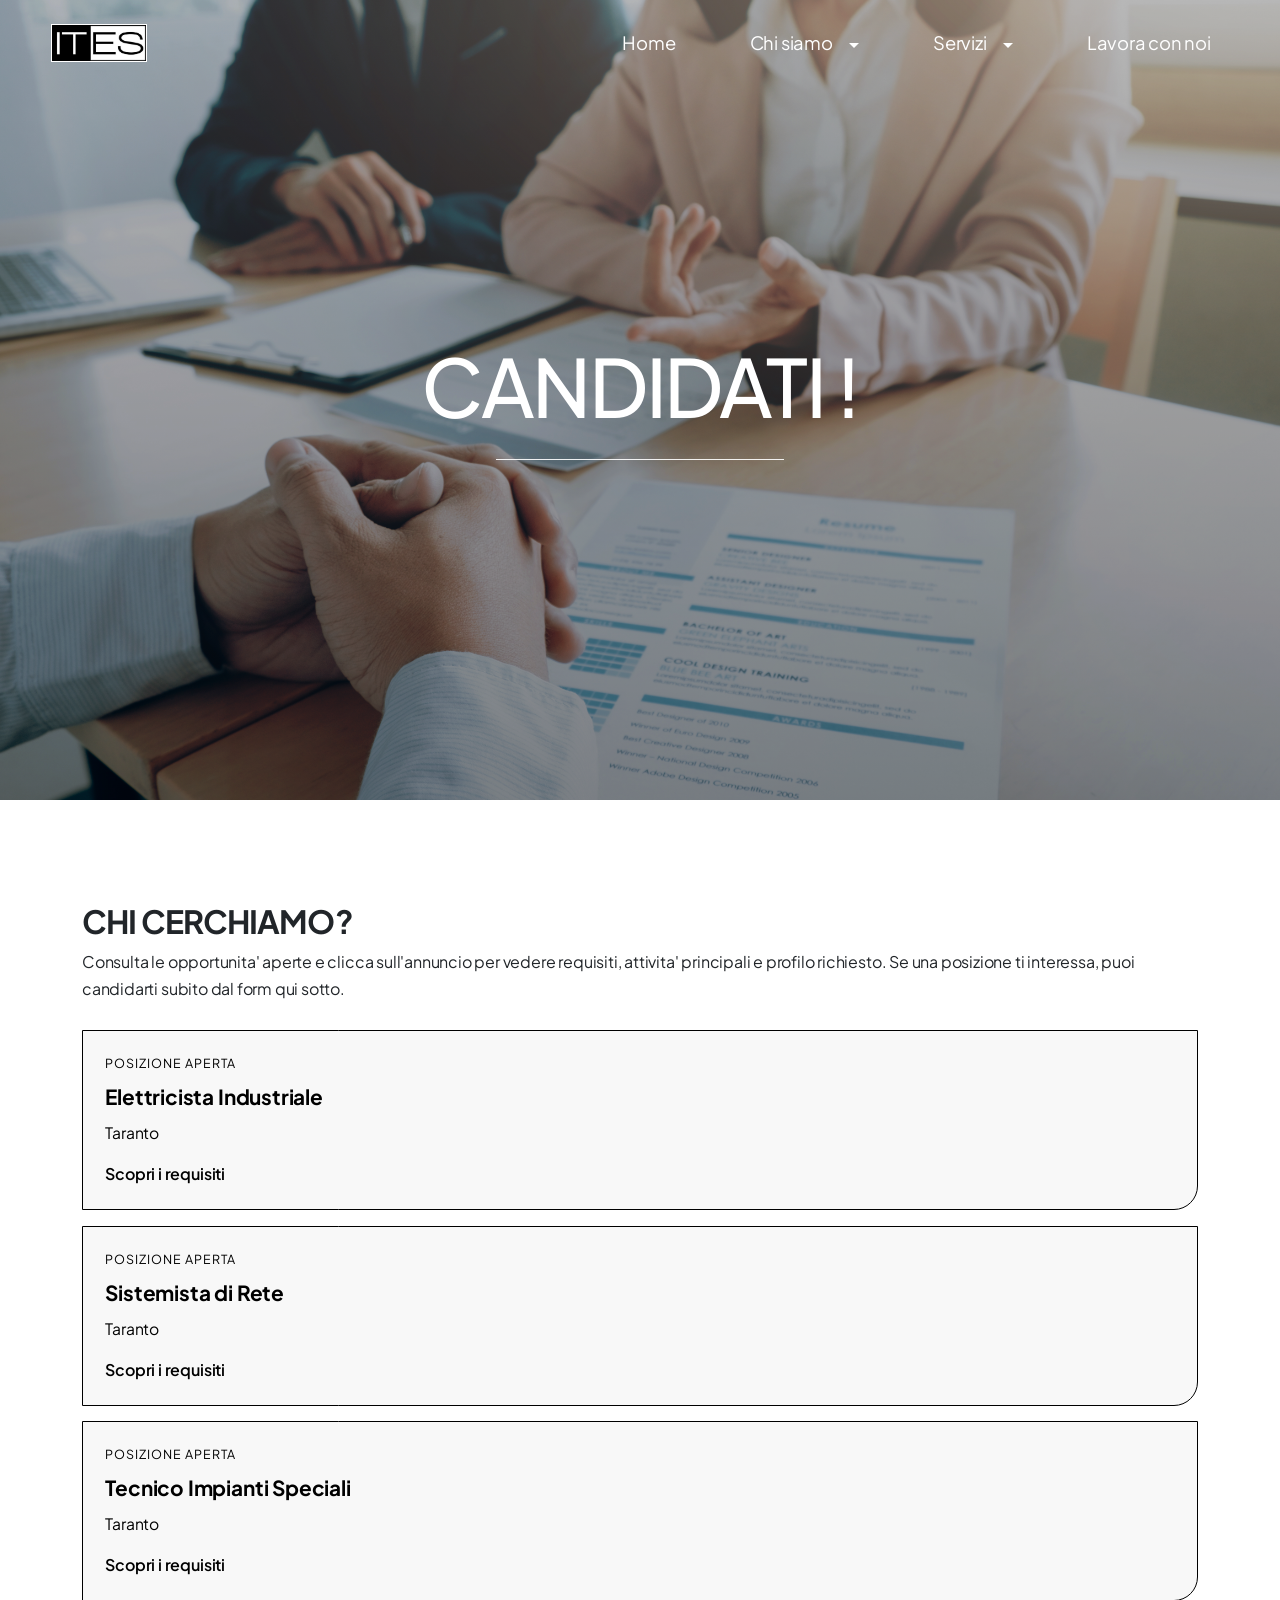
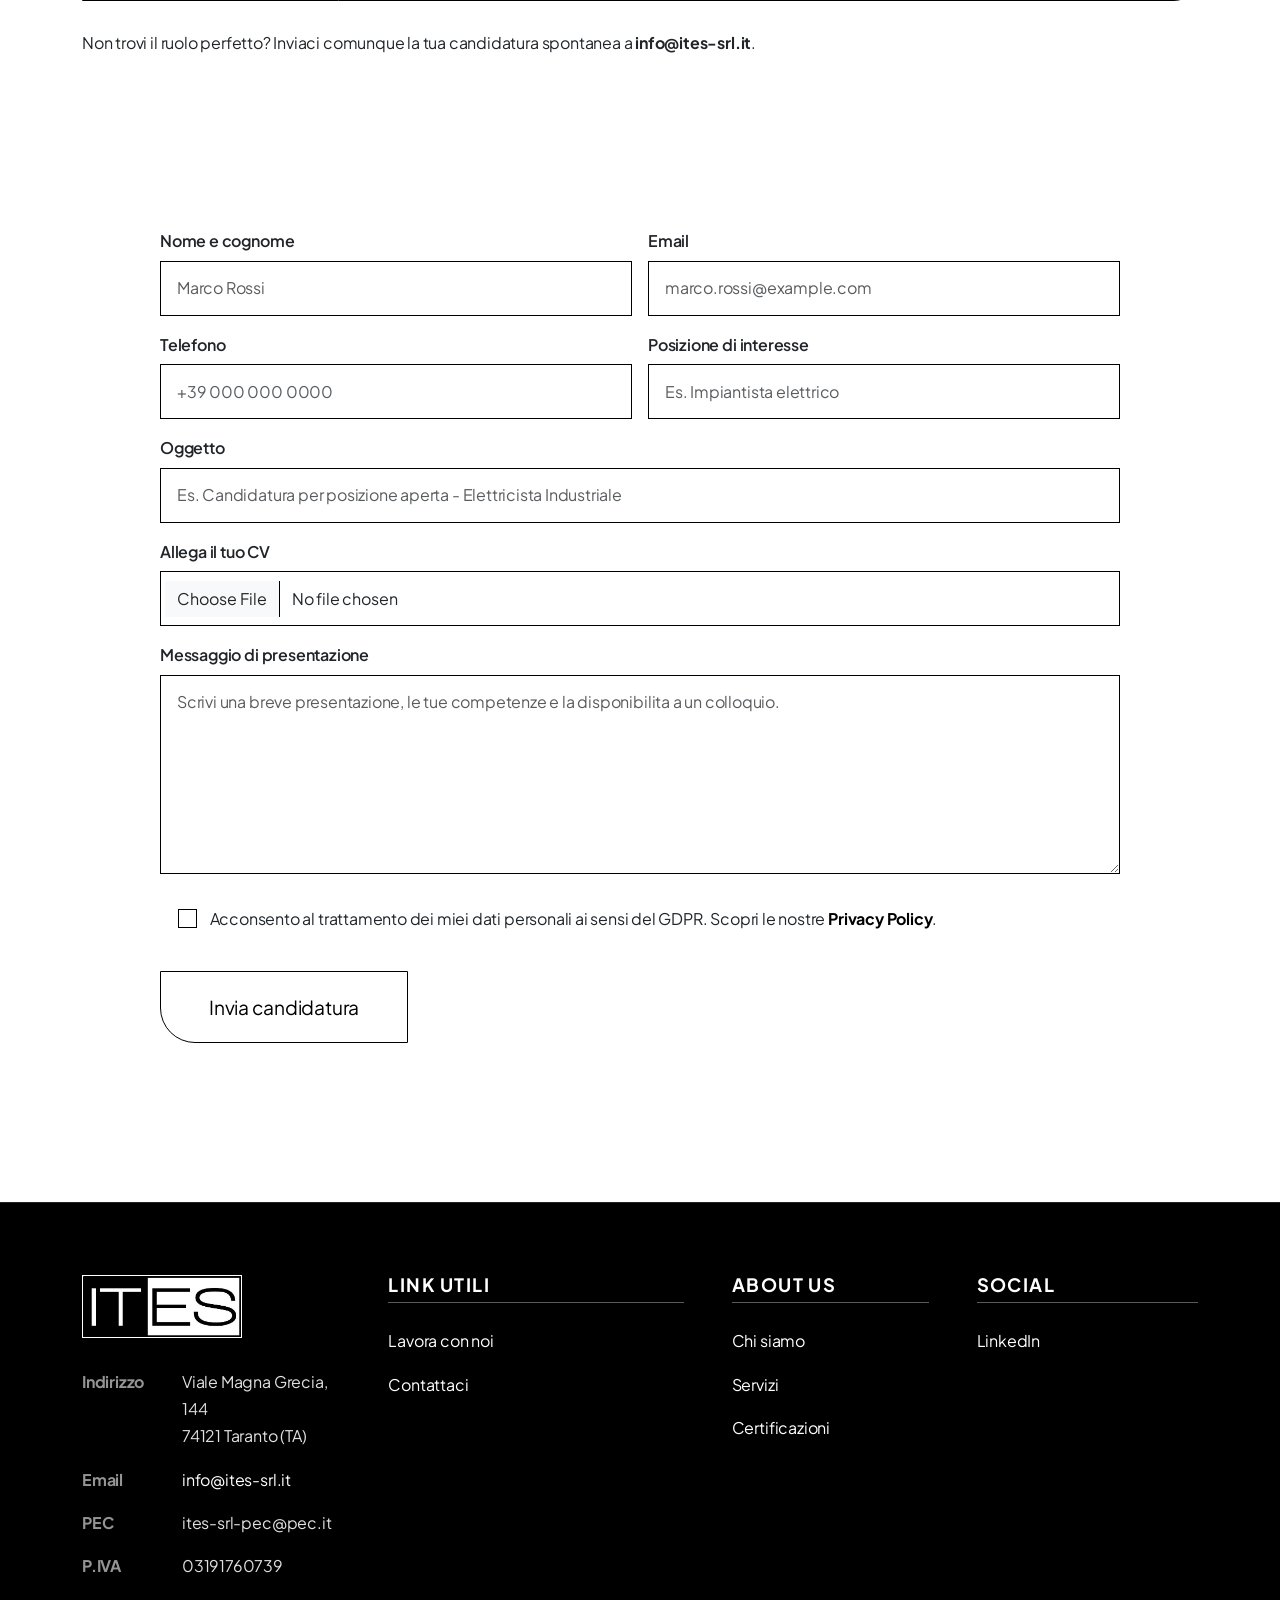
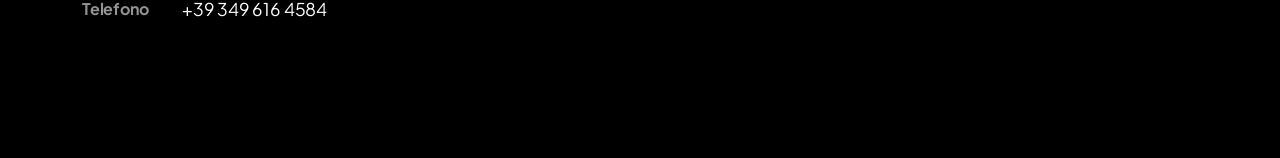
<file: html/lavora-con-noi.html>
<!doctype html>
<html lang="it">

<head>
  <meta charset="UTF-8" />
  <meta name="viewport" content="width=device-width, initial-scale=1.0" />
  <meta name="description" content="Lavora con ITES: posizioni aperte a Taranto per elettricisti, sistemisti di rete e tecnici impianti speciali. Consulta gli annunci e candidati subito." />
  <link rel="icon" href="/favicon.ico" sizes="any" />
  <link rel="icon" href="../res/favicon.svg" type="image/svg+xml" class="logoSito" />

  <title>Lavora Con Noi</title>

  <link rel="preconnect" href="https://fonts.googleapis.com" />
  <link rel="preconnect" href="https://fonts.gstatic.com" crossorigin />
  <link href="https://fonts.googleapis.com/css2?family=Plus+Jakarta+Sans:wght@300;400;500;600;700;800&display=swap"
    rel="stylesheet" />
  <link href="https://cdn.jsdelivr.net/npm/bootstrap@5.3.3/dist/css/bootstrap.min.css" rel="stylesheet"
    integrity="sha384-QWTKZyjpPEjISv5WaRU9OFeRpok6YctnYmDr5pNlyT2bRjXh0JMhjY6hW+ALEwIH" crossorigin="anonymous" />
  <link rel="stylesheet" href="../css/style.css" />
</head>

<body>
  <nav class="navbar sticky-top bg-body-tertiary navbar-expand-lg navbar-light" id="siteNavbar">
    <div class="container-fluid">
      <a class="navbar-brand d-flex align-items-center" href="../index.html">
        <img src="../res/Brend Logo.jpg" alt="Logo ITES" id="logoBrand" class="img-fluid" style="max-height: 50px" />
      </a>

      <button class="navbar-toggler custom-toggler" type="button" data-bs-toggle="offcanvas"
        data-bs-target="#navbarNavDropdown" aria-controls="navbarNavDropdown" aria-expanded="false"
        aria-label="Toggle navigation">
        <span class="custom-toggler-line"></span>
        <span class="custom-toggler-line"></span>
        <span class="custom-toggler-line"></span>
      </button>

      <div class="offcanvas offcanvas-lg offcanvas-end" tabindex="-1" id="navbarNavDropdown"
        aria-labelledby="navbarNavDropdownLabel">
        <div class="offcanvas-header d-lg-none">
          <img src="../res/Brend Logo.jpg" alt="Logo ITES" id="logoBrand" class="img-fluid" style="max-height: 50px" />
          <button type="button" class="btn-close" data-bs-dismiss="offcanvas" aria-label="Close"></button>
        </div>
        <div class="offcanvas-body">
          <ul class="navbar-nav ms-auto">
            <li class="nav-item">
              <a class="nav-link" aria-current="page" href="../index.html">Home</a>
            </li>
            <li class="nav-item dropdown nav-item-dropdown-link">
              <a class="nav-link" href="../html/chi-siamo.html">Chi siamo</a>
              <button class="nav-link dropdown-toggle dropdown-toggle-split" type="button" data-bs-toggle="dropdown"
                aria-expanded="false" aria-label="Apri menu Chi siamo"></button>
              <ul class="dropdown-menu">
                <li><a class="dropdown-item" href="../html/contatti.html">Contattaci</a></li>
                <li><a class="dropdown-item" href="../html/certificazioni.html">Certificazioni</a></li>
              </ul>
            </li>
            <li class="nav-item dropdown nav-item-dropdown-link">
              <a class="nav-link" href="../html/servizi.html">Servizi</a>
              <button class="nav-link dropdown-toggle dropdown-toggle-split" type="button" data-bs-toggle="dropdown"
                aria-expanded="false" aria-label="Apri menu Servizi"></button>
              <ul class="dropdown-menu">
                <li><a class="dropdown-item" href="../html/servizi/sicurezza.html">Sicurezza</a></li>
                <li><a class="dropdown-item" href="../html/servizi/urbani.html">Urbani</a></li>
                <li><a class="dropdown-item" href="../html/servizi/impianti-elettrici.html">Impianti Elettrici</a></li>
                <li><a class="dropdown-item" href="../html/servizi/comfort.html">Comfort &amp; Clima</a></li>
              </ul>
            </li>
            <li class="nav-item">
              <a class="nav-link" href="../html/lavora-con-noi.html">Lavora con noi</a>
            </li>
          </ul>
        </div>
      </div>
    </div>
  </nav>

  <div class="titolo-paginaLavoraConNoi row align-items-center">
    <div class="col">
      <h1 class="titolo-principale about-title-main text-center">
        CANDIDATI !
      </h1>
      <span class="elementor-divider-separatorTitoloChiSiamo"></span>
    </div>
  </div>

  <div class="container">
    <div class="lavora-con-noi-layout">
      <section class="presentazione-lavoro">
        <h2 class="titolo2">CHI CERCHIAMO?</h2>

        <div class="faq-lavora faq-lavora-static">
          <div class="faq-lavora-content">
            <p class="job-board-intro">
              Consulta le opportunita' aperte e clicca sull'annuncio per
              vedere requisiti, attivita' principali e profilo richiesto. Se
              una posizione ti interessa, puoi candidarti subito dal form qui
              sotto.
            </p>

            <div class="job-openings" aria-label="Posizioni aperte">
              <button type="button" class="job-opening-card" data-bs-toggle="modal"
                data-bs-target="#jobOpportunityModal" data-job-title="Elettricista Industriale"
                data-job-location="Taranto e cantieri sul territorio" data-job-contract="Full time"
                data-job-summary="Installazione, manutenzione e collaudo di impianti elettrici civili e industriali."
                data-job-activities="Realizzazione e cablaggio quadri elettrici|Installazione impianti bordo macchina e di distribuzione|Interventi di manutenzione ordinaria e straordinaria|Verifica impianti e supporto al collaudo"
                data-job-requirements="Esperienza nel ruolo o diploma tecnico elettrico|Capacita' di lettura di schemi elettrici|Precisione operativa e attitudine al lavoro in squadra|Disponibilita' a spostamenti e patente B preferibile">
                <span class="job-opening-card__type">Posizione aperta</span>
                <span class="job-opening-card__title">Elettricista Industriale</span>
                <span class="job-opening-card__meta">Taranto</span>
                <span class="job-opening-card__cta">Scopri i requisiti</span>
              </button>

              <button type="button" class="job-opening-card" data-bs-toggle="modal"
                data-bs-target="#jobOpportunityModal" data-job-title="Sistemista di Rete"
                data-job-location="Sede operativa ITES" data-job-contract="Full time"
                data-job-summary="Gestione infrastrutture di rete, supporto sistemistico e assistenza tecnica su impianti IT."
                data-job-activities="Configurazione reti LAN, WAN e apparati di networking|Monitoraggio infrastrutture e troubleshooting|Installazione e gestione sistemi operativi e backup|Supporto tecnico on site e da remoto"
                data-job-requirements="Esperienza con reti aziendali, switching e routing|Conoscenza sistemi Windows Server e ambienti virtualizzati|Capacita' di diagnosi guasti e gestione priorita'|Attitudine al confronto con clienti e colleghi tecnici">
                <span class="job-opening-card__type">Posizione aperta</span>
                <span class="job-opening-card__title">Sistemista di Rete</span>
                <span class="job-opening-card__meta">Taranto</span>
                <span class="job-opening-card__cta">Scopri i requisiti</span>
              </button>

              <button type="button" class="job-opening-card" data-bs-toggle="modal"
                data-bs-target="#jobOpportunityModal" data-job-title="Tecnico Impianti Speciali"
                data-job-location="Taranto e province limitrofe" data-job-contract="Full time"
                data-job-summary="Installazione e manutenzione di sistemi di videosorveglianza, antintrusione e antincendio."
                data-job-activities="Posa cavi e collegamento dispositivi di sicurezza|Configurazione centrali, sensori e telecamere|Test funzionali e attivazione impianti|Assistenza tecnica e manutenzione programmata"
                data-job-requirements="Esperienza su impianti speciali o elettronici|Buona manualita' e uso strumenti di misura|Capacita' di lettura schemi e documentazione tecnica|Flessibilita', affidabilita' e patente B">
                <span class="job-opening-card__type">Posizione aperta</span>
                <span class="job-opening-card__title">Tecnico Impianti Speciali</span>
                <span class="job-opening-card__meta">Taranto</span>
                <span class="job-opening-card__cta">Scopri i requisiti</span>
              </button>
            </div>

            <p class="job-board-note">
              Non trovi il ruolo perfetto? Inviaci comunque la tua candidatura
              spontanea a
              <strong>info@ites-srl.it</strong>.
            </p>
          </div>
        </div>
      </section>

      <section id="jobApplicationSection" class="contattaci text-center lavora-con-noi-form-section">
        <h2 class="titolo2">INVIA LA TUA CANDIDATURA</h2>
        <section class="application-form-wrapper text-start">
          <form id="jobApplicationForm" class="application-form" action="../php/send-job-application.php" method="POST"
            enctype="multipart/form-data">
            <div class="row g-3">
              <div class="col-12 col-md-6">
                <label for="candidateName" class="form-label">Nome e cognome</label>
                <input type="text" class="form-control" id="candidateName" name="candidateName"
                  placeholder="Marco Rossi" required />
              </div>

              <div class="col-12 col-md-6">
                <label for="candidateEmail" class="form-label">Email</label>
                <input type="email" class="form-control" id="candidateEmail" name="email"
                  placeholder="marco.rossi@example.com" required />
              </div>

              <div class="col-12 col-md-6">
                <label for="candidatePhone" class="form-label">Telefono</label>
                <input type="tel" class="form-control" id="candidatePhone" name="candidatePhone"
                  placeholder="+39 000 000 0000" />
              </div>

              <div class="col-12 col-md-6">
                <label for="candidateRole" class="form-label">Posizione di interesse</label>
                <input type="text" class="form-control" id="candidateRole" name="candidateRole"
                  placeholder="Es. Impiantista elettrico" required />
              </div>

              <div class="col-12">
                <label for="candidateSubject" class="form-label">Oggetto</label>
                <input type="text" class="form-control" id="candidateSubject" name="candidateSubject"
                  placeholder="Es. Candidatura per posizione aperta - Elettricista Industriale" required />
              </div>

              <div class="col-12">
                <label for="candidateCv" class="form-label">Allega il tuo CV</label>
                <input type="file" class="form-control" id="candidateCv" name="attachment"
                  accept=".pdf,.doc,.docx,application/pdf,application/msword,application/vnd.openxmlformats-officedocument.wordprocessingml.document" />
              </div>

              <div class="col-12">
                <label for="candidateMessage" class="form-label">Messaggio di presentazione</label>
                <textarea class="form-control" id="candidateMessage" name="candidateMessage" rows="7" required
                  placeholder="Scrivi una breve presentazione, le tue competenze e la disponibilita a un colloquio."></textarea>
              </div>
            </div>

            <div class="col-12 mt-3">
              <div class="form-check contacts-consent">
                <input class="form-check-input" type="checkbox" value="1" id="contact-consent" name="consent"
                  style="cursor: pointer" required />
                <label class="form-check-label" for="contact-consent">
                  Acconsento al trattamento dei miei dati personali ai sensi
                  del GDPR. Scopri le nostre
                  <a href="policy-contatto.html" class="link_privacy_policy">Privacy Policy</a>.
                </label>
              </div>
            </div>

            <div class="application-form-actions">
              <button type="submit" class="invio-mail">
                Invia candidatura
              </button>
            </div>

            <p id="jobApplicationStatus" class="application-form-status" role="status" aria-live="polite"></p>
          </form>
        </section>
      </section>
    </div>
  </div>

  <div class="modal fade job-opportunity-modal" id="jobOpportunityModal" tabindex="-1"
    aria-labelledby="jobOpportunityModalLabel" aria-hidden="true">
    <div class="modal-dialog modal-dialog-centered modal-lg">
      <div class="modal-content">
        <div class="modal-header">
          <div>
            <span class="job-modal-eyebrow">Opportunita' di lavoro</span>
            <h3 class="modal-title" id="jobOpportunityModalLabel">
              Posizione aperta
            </h3>
          </div>
          <button type="button" class="btn-close" data-bs-dismiss="modal" aria-label="Chiudi"></button>
        </div>
        <div class="modal-body">
          <div class="job-modal-highlight">
            <p id="jobModalSummary"></p>
            <div class="job-modal-meta">
              <span id="jobModalLocation"></span>
              <span id="jobModalContract"></span>
            </div>
          </div>

          <div class="job-modal-section">
            <h4>Attivita' principali</h4>
            <ul id="jobModalActivities"></ul>
          </div>

          <div class="job-modal-section">
            <h4>Requisiti richiesti</h4>
            <ul id="jobModalRequirements"></ul>
          </div>
        </div>
        <div class="modal-footer">
          <button type="button" class="job-modal-apply" data-bs-dismiss="modal">
            Mi candido
          </button>
        </div>
      </div>
    </div>
  </div>

  <footer class="site-footer site-footer--home">
    <div class="container site-footer__inner">
      <div class="site-footer__brand">
        <img src="../res/Brend Logo.jpg" alt="Logo ITES" class="site-footer__logo-image" />

        <ul class="site-footer__list site-footer__contacts list-unstyled pt-3">
          <li><span class="site-footer__label">Indirizzo</span><span class="site-footer__value site-footer__value--address">Viale Magna Grecia, 144<br/>74121 Taranto (TA)</span></li>
          <li><span class="site-footer__label">Email</span><a href="mailto:info@ites-srl.it"
              class="site-footer__value footer-link">info@ites-srl.it</a></li>
          <li><span class="site-footer__label">PEC</span><span class="site-footer__value">ites-srl-pec@pec.it</span></li>
          <li><span class="site-footer__label">P.IVA</span><span class="site-footer__value">03191760739</span></li>
          <li><span class="site-footer__label">Telefono</span><a href="tel:+393496164584"
              class="site-footer__value site-footer__phone footer-link">+39 349 616 4584</a></li>
        </ul>
      </div>

      <div class="site-footer__section">
        <h5 class="site-footer__title">Link Utili</h5>
        <ul class="site-footer__list list-unstyled">
          <li><a href="../html/lavora-con-noi.html" class="footer-link">Lavora con noi</a></li>
          <li><a href="../html/contatti.html" class="footer-link">Contattaci</a></li>
        </ul>
      </div>

      <div class="site-footer__section">
        <h5 class="site-footer__title">About Us</h5>
        <ul class="site-footer__list list-unstyled">
          <li><a href="../html/chi-siamo.html" class="footer-link">Chi siamo</a></li>
          <li><a href="../html/servizi.html" class="footer-link">Servizi</a></li>
          <li><a href="../html/certificazioni.html" class="footer-link">Certificazioni</a></li>
        </ul>
      </div>

      <div class="site-footer__section">
        <h5 class="site-footer__title">Social</h5>
        <ul class="site-footer__list list-unstyled">
          <li><a href="https://www.linkedin.com/company/ites-srl/?viewAsMember=true" class="footer-link" target="_blank" rel="noopener noreferrer">LinkedIn</a></li>
        </ul>
      </div>
    </div>
    <div class="elementor-divider site-footer__divider">
      <span class="elementor-divider-separator site-footer__divider-separator"></span>
    </div>
  </footer>

  <script src="https://cdn.jsdelivr.net/npm/bootstrap@5.3.3/dist/js/bootstrap.bundle.min.js"
    integrity="sha384-YvpcrYf0tY3lHB60NNkmXc5s9fDVZLESaAA55NDzOxhy9GkcIdslK1eN7N6jIeHz"
    crossorigin="anonymous"></script>
  <script src="../js/script.js"></script>
</body>

</html>
</file>
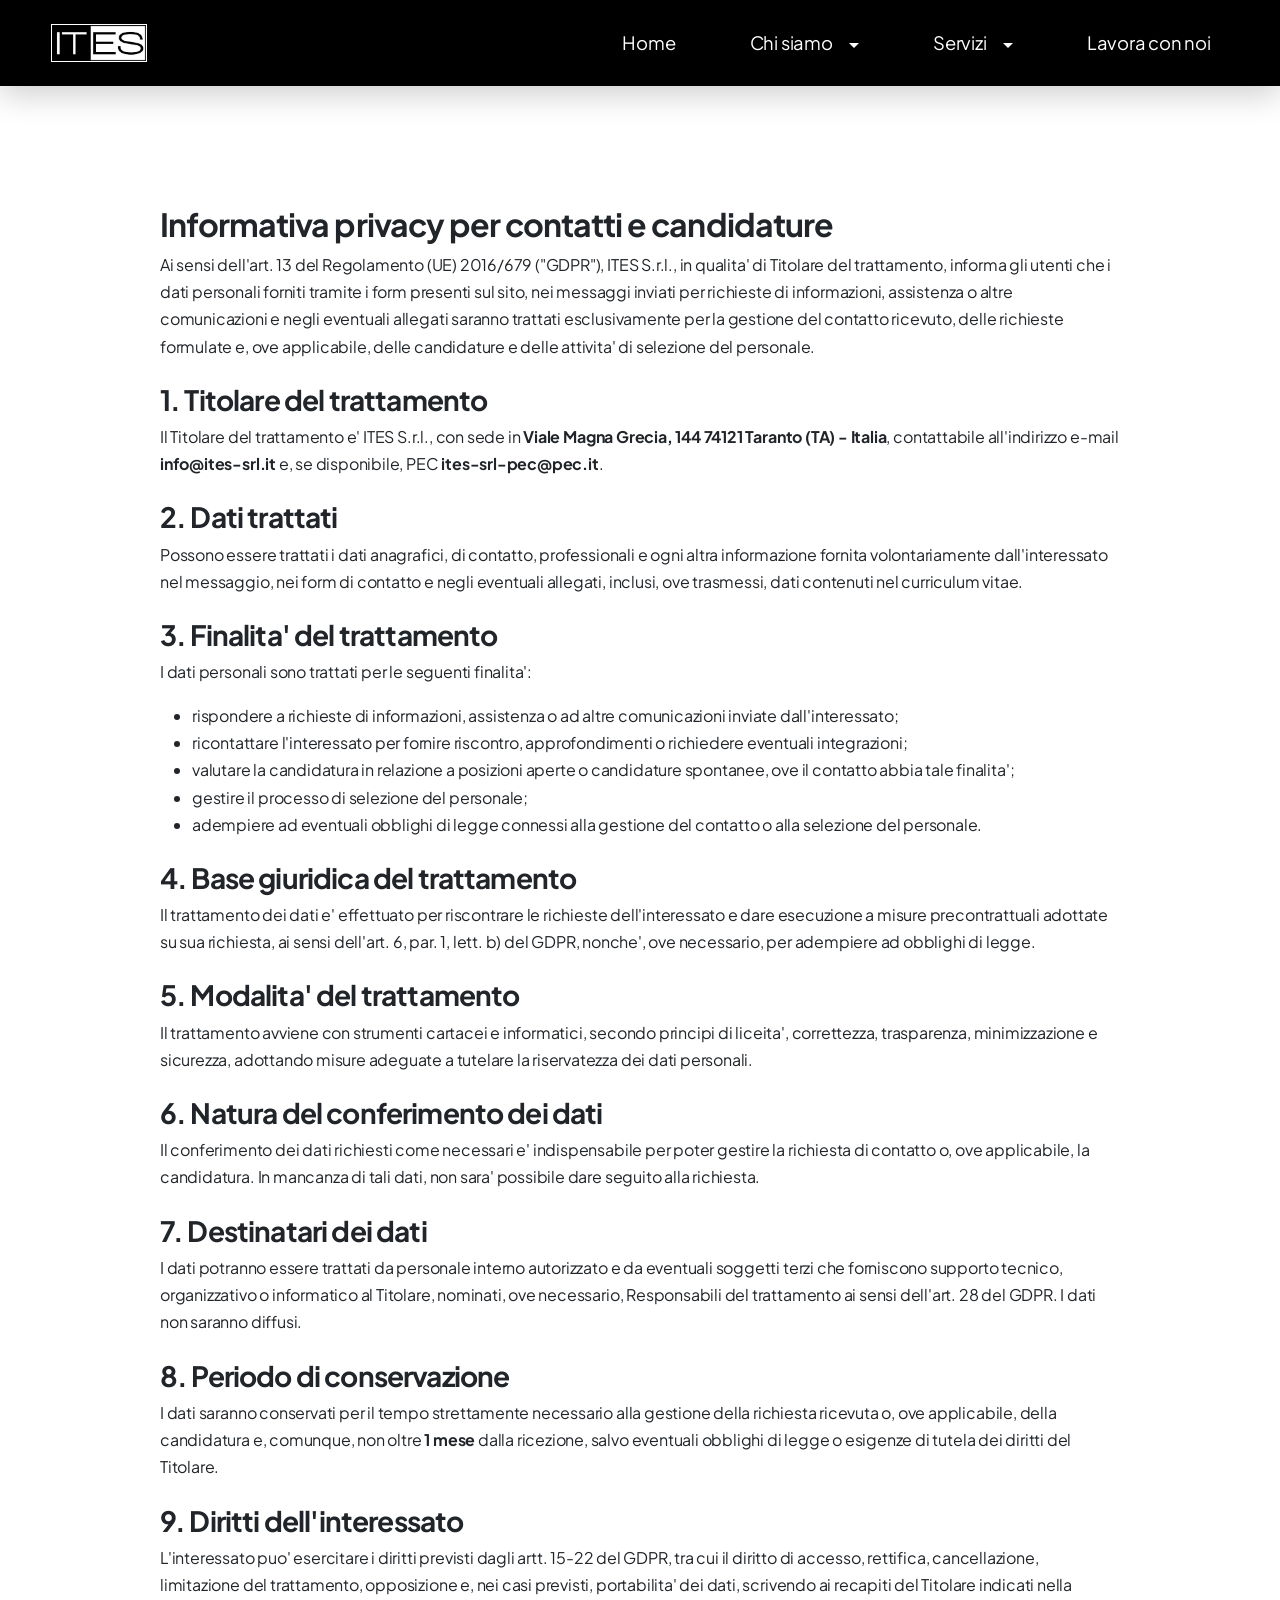
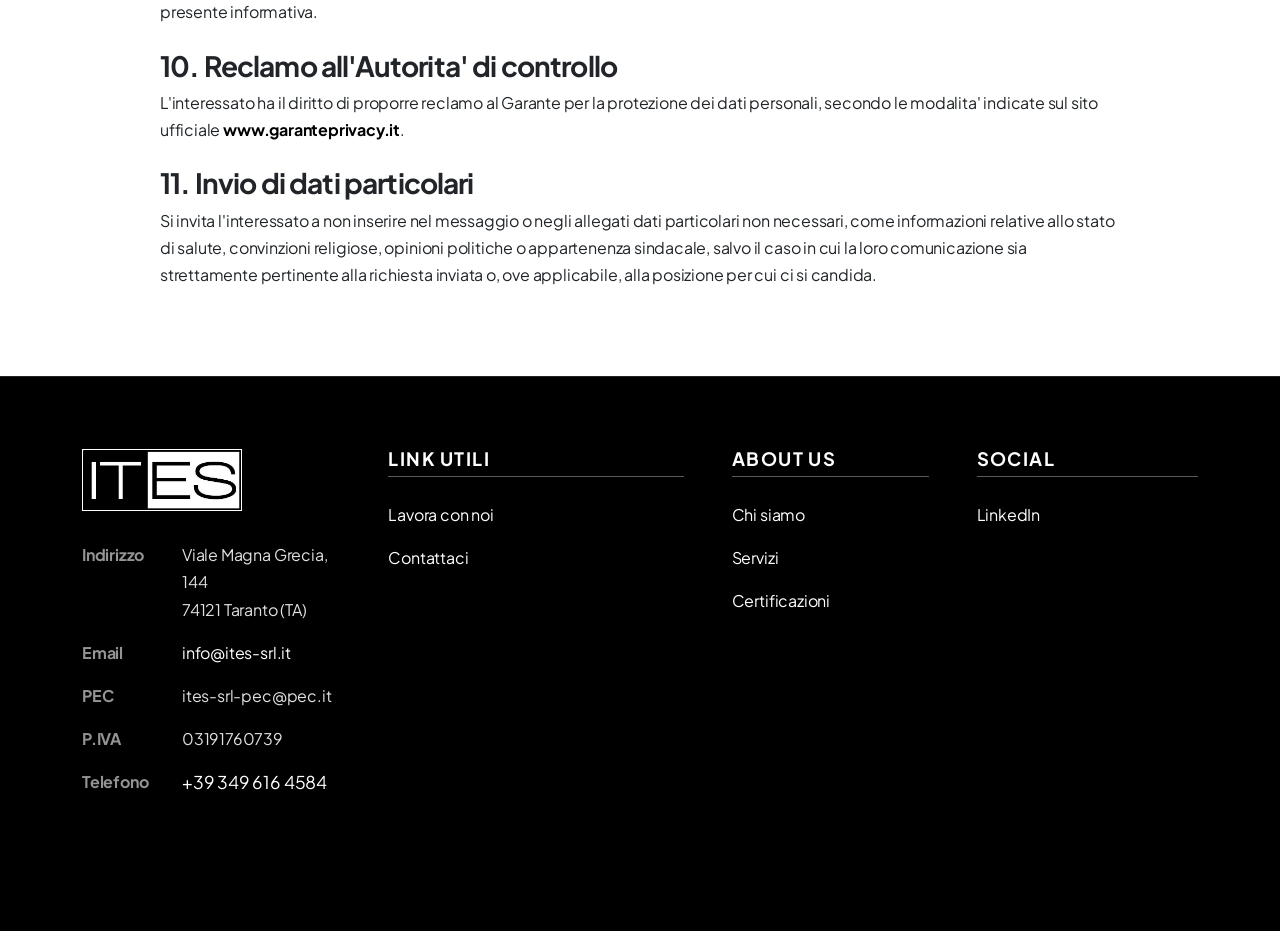
<file: html/policy-contatto.html>
<!doctype html>
<html lang="it">

<head>
  <meta charset="UTF-8" />
  <meta name="viewport" content="width=device-width, initial-scale=1.0" />
  <meta name="description" content="Informativa privacy di ITES S.r.l. sul trattamento dei dati personali raccolti tramite form di contatto e candidature, ai sensi del GDPR (Reg. UE 2016/679)." />
  <link rel="icon" href="/favicon.ico" sizes="any" />
  <link rel="icon" href="../res/favicon.svg" type="image/svg+xml" class="logoSito" />

  <title>Privacy Policy Contatti e Candidature</title>

  <link rel="preconnect" href="https://fonts.googleapis.com" />
  <link rel="preconnect" href="https://fonts.gstatic.com" crossorigin />
  <link href="https://fonts.googleapis.com/css2?family=Plus+Jakarta+Sans:wght@300;400;500;600;700;800&display=swap"
    rel="stylesheet" />
  <link href="https://cdn.jsdelivr.net/npm/bootstrap@5.3.3/dist/css/bootstrap.min.css" rel="stylesheet"
    integrity="sha384-QWTKZyjpPEjISv5WaRU9OFeRpok6YctnYmDr5pNlyT2bRjXh0JMhjY6hW+ALEwIH" crossorigin="anonymous" />
  <link rel="stylesheet" href="../css/style.css" />
  <style>
    body.policy-page .navbar {
      background-color: rgb(0, 0, 0) !important;
      box-shadow: 0 10px 30px rgba(0, 0, 0, 0.18);
    }
  </style>
</head>

<body class="policy-page">
  <nav class="navbar sticky-top bg-body-tertiary navbar-expand-lg navbar-light" id="siteNavbar">
    <div class="container-fluid">
      <a class="navbar-brand d-flex align-items-center" href="../index.html">
        <img src="../res/Brend Logo.jpg" alt="Logo ITES" id="logoBrand" class="img-fluid" style="max-height: 50px" />
      </a>

      <button class="navbar-toggler custom-toggler" type="button" data-bs-toggle="offcanvas"
        data-bs-target="#navbarNavDropdown" aria-controls="navbarNavDropdown" aria-expanded="false"
        aria-label="Toggle navigation">
        <span class="custom-toggler-line"></span>
        <span class="custom-toggler-line"></span>
        <span class="custom-toggler-line"></span>
      </button>

      <div class="offcanvas offcanvas-lg offcanvas-end" tabindex="-1" id="navbarNavDropdown"
        aria-labelledby="navbarNavDropdownLabel">
        <div class="offcanvas-header d-lg-none">
          <img src="../res/Brend Logo.jpg" alt="Logo ITES" id="logoBrand" class="img-fluid" style="max-height: 50px" />
          <button type="button" class="btn-close" data-bs-dismiss="offcanvas" aria-label="Close"></button>
        </div>
        <div class="offcanvas-body">
          <ul class="navbar-nav ms-auto">
            <li class="nav-item">
              <a class="nav-link" aria-current="page" href="../index.html">Home</a>
            </li>
            <li class="nav-item dropdown nav-item-dropdown-link">
              <a class="nav-link" href="../html/chi-siamo.html">Chi siamo</a>
              <button class="nav-link dropdown-toggle dropdown-toggle-split" type="button" data-bs-toggle="dropdown"
                aria-expanded="false" aria-label="Apri menu Chi siamo"></button>
              <ul class="dropdown-menu">
                <li><a class="dropdown-item" href="../html/contatti.html">Contattaci</a></li>
                <li><a class="dropdown-item" href="../html/certificazioni.html">Certificazioni</a></li>
              </ul>
            </li>
            <li class="nav-item dropdown nav-item-dropdown-link">
              <a class="nav-link" href="../html/servizi.html">Servizi</a>
              <button class="nav-link dropdown-toggle dropdown-toggle-split" type="button" data-bs-toggle="dropdown"
                aria-expanded="false" aria-label="Apri menu Servizi"></button>
              <ul class="dropdown-menu">
                <li><a class="dropdown-item" href="../html/servizi/sicurezza.html">Sicurezza</a></li>
                <li><a class="dropdown-item" href="../html/servizi/urbani.html">Urbani</a></li>
                <li><a class="dropdown-item" href="../html/servizi/impianti-elettrici.html">Impianti Elettrici</a></li>
                <li><a class="dropdown-item" href="../html/servizi/comfort.html">Comfort &amp; Clima</a></li>
              </ul>
            </li>
            <li class="nav-item">
              <a class="nav-link" href="../html/lavora-con-noi.html">Lavora con noi</a>
            </li>
          </ul>
        </div>
      </div>
    </div>
  </nav>

  <div class="titolo-pagina row align-items-center">
    <div class="col">
      <h1 class="titolo-principale about-title-main text-center">
        PRIVACY POLICY
      </h1>
      <span class="elementor-divider-separatorTitoloChiSiamo"></span>
    </div>
  </div>

  <main class="container py-5">
    <section class="application-form-wrapper text-start">
      <h2 class="titolo2">Informativa privacy per contatti e candidature</h2>

      <p class="paragrafo">
        Ai sensi dell'art. 13 del Regolamento (UE) 2016/679 ("GDPR"), ITES
        S.r.l., in qualita' di Titolare del trattamento, informa gli utenti
        che i dati personali forniti tramite i form presenti sul sito, nei
        messaggi inviati per richieste di informazioni, assistenza o altre
        comunicazioni e negli eventuali allegati saranno trattati
        esclusivamente per la gestione del contatto ricevuto, delle richieste
        formulate e, ove applicabile, delle candidature e delle attivita' di
        selezione del personale.
      </p>

      <h3 class="mt-4">1. Titolare del trattamento</h3>
      <p class="paragrafo">
        Il Titolare del trattamento e' ITES S.r.l., con sede in
        <strong>Viale Magna Grecia, 144 74121 Taranto (TA) - Italia</strong>,
        contattabile all'indirizzo e-mail <strong>info@ites-srl.it</strong> e,
        se disponibile, PEC <strong>ites-srl-pec@pec.it</strong>.
      </p>

      <h3 class="mt-4">2. Dati trattati</h3>
      <p class="paragrafo">
        Possono essere trattati i dati anagrafici, di contatto, professionali
        e ogni altra informazione fornita volontariamente dall'interessato
        nel messaggio, nei form di contatto e negli eventuali allegati,
        inclusi, ove trasmessi, dati contenuti nel curriculum vitae.
      </p>

      <h3 class="mt-4">3. Finalita' del trattamento</h3>
      <p class="paragrafo">
        I dati personali sono trattati per le seguenti finalita':
      </p>
      <ul class="paragrafo">
        <li>
          rispondere a richieste di informazioni, assistenza o ad altre
          comunicazioni inviate dall'interessato;
        </li>
        <li>
          ricontattare l'interessato per fornire riscontro, approfondimenti o
          richiedere eventuali integrazioni;
        </li>
        <li>
          valutare la candidatura in relazione a posizioni aperte o
          candidature spontanee, ove il contatto abbia tale finalita';
        </li>
        <li>gestire il processo di selezione del personale;</li>
        <li>
          adempiere ad eventuali obblighi di legge connessi alla gestione del
          contatto o alla selezione del personale.
        </li>
      </ul>

      <h3 class="mt-4">4. Base giuridica del trattamento</h3>
      <p class="paragrafo">
        Il trattamento dei dati e' effettuato per riscontrare le richieste
        dell'interessato e dare esecuzione a misure precontrattuali adottate
        su sua richiesta, ai sensi dell'art. 6, par. 1, lett. b) del GDPR,
        nonche', ove necessario, per adempiere ad obblighi di legge.
      </p>

      <h3 class="mt-4">5. Modalita' del trattamento</h3>
      <p class="paragrafo">
        Il trattamento avviene con strumenti cartacei e informatici, secondo
        principi di liceita', correttezza, trasparenza, minimizzazione e
        sicurezza, adottando misure adeguate a tutelare la riservatezza dei
        dati personali.
      </p>

      <h3 class="mt-4">6. Natura del conferimento dei dati</h3>
      <p class="paragrafo">
        Il conferimento dei dati richiesti come necessari e' indispensabile
        per poter gestire la richiesta di contatto o, ove applicabile, la
        candidatura. In mancanza di tali dati, non sara' possibile dare
        seguito alla richiesta.
      </p>

      <h3 class="mt-4">7. Destinatari dei dati</h3>
      <p class="paragrafo">
        I dati potranno essere trattati da personale interno autorizzato e da
        eventuali soggetti terzi che forniscono supporto tecnico,
        organizzativo o informatico al Titolare, nominati, ove necessario,
        Responsabili del trattamento ai sensi dell'art. 28 del GDPR. I dati
        non saranno diffusi.
      </p>

      <h3 class="mt-4">8. Periodo di conservazione</h3>
      <p class="paragrafo">
        I dati saranno conservati per il tempo strettamente necessario alla
        gestione della richiesta ricevuta o, ove applicabile, della
        candidatura e, comunque, non oltre <strong>1 mese</strong> dalla
        ricezione, salvo eventuali obblighi di legge o esigenze di tutela dei
        diritti del Titolare.
      </p>

      <h3 class="mt-4">9. Diritti dell'interessato</h3>
      <p class="paragrafo">
        L'interessato puo' esercitare i diritti previsti dagli artt. 15-22 del
        GDPR, tra cui il diritto di accesso, rettifica, cancellazione,
        limitazione del trattamento, opposizione e, nei casi previsti,
        portabilita' dei dati, scrivendo ai recapiti del Titolare indicati
        nella presente informativa.
      </p>

      <h3 class="mt-4">10. Reclamo all'Autorita' di controllo</h3>
      <p class="paragrafo">
        L'interessato ha il diritto di proporre reclamo al Garante per la
        protezione dei dati personali, secondo le modalita' indicate sul sito
        ufficiale
        <a href="https://www.garanteprivacy.it" target="_blank" rel="noopener noreferrer"
          class="link_privacy_policy">www.garanteprivacy.it</a>.
      </p>

      <h3 class="mt-4">11. Invio di dati particolari</h3>
      <p class="paragrafo mb-0">
        Si invita l'interessato a non inserire nel messaggio o negli allegati
        dati particolari non necessari, come informazioni relative allo stato
        di salute, convinzioni religiose, opinioni politiche o appartenenza
        sindacale, salvo il caso in cui la loro comunicazione sia strettamente
        pertinente alla richiesta inviata o, ove applicabile, alla posizione
        per cui ci si candida.
      </p>
    </section>
  </main>

  <footer class="site-footer site-footer--home">
    <div class="container site-footer__inner">
      <div class="site-footer__brand">
        <img src="../res/Brend Logo.jpg" alt="Logo ITES" class="site-footer__logo-image" />

        <ul class="site-footer__list site-footer__contacts list-unstyled pt-3">
          <li><span class="site-footer__label">Indirizzo</span><span class="site-footer__value site-footer__value--address">Viale Magna Grecia, 144<br/>74121 Taranto (TA)</span></li>
          <li><span class="site-footer__label">Email</span><a href="mailto:info@ites-srl.it"
              class="site-footer__value footer-link">info@ites-srl.it</a></li>
          <li><span class="site-footer__label">PEC</span><span class="site-footer__value">ites-srl-pec@pec.it</span></li>
          <li><span class="site-footer__label">P.IVA</span><span class="site-footer__value">03191760739</span></li>
          <li><span class="site-footer__label">Telefono</span><a href="tel:+393496164584"
              class="site-footer__value site-footer__phone footer-link">+39 349 616 4584</a></li>
        </ul>
      </div>

      <div class="site-footer__section">
        <h5 class="site-footer__title">Link Utili</h5>
        <ul class="site-footer__list list-unstyled">
          <li><a href="../html/lavora-con-noi.html" class="footer-link">Lavora con noi</a></li>
          <li><a href="../html/contatti.html" class="footer-link">Contattaci</a></li>
        </ul>
      </div>

      <div class="site-footer__section">
        <h5 class="site-footer__title">About Us</h5>
        <ul class="site-footer__list list-unstyled">
          <li><a href="../html/chi-siamo.html" class="footer-link">Chi siamo</a></li>
          <li><a href="../html/servizi.html" class="footer-link">Servizi</a></li>
          <li><a href="../html/certificazioni.html" class="footer-link">Certificazioni</a></li>
        </ul>
      </div>

      <div class="site-footer__section">
        <h5 class="site-footer__title">Social</h5>
        <ul class="site-footer__list list-unstyled">
          <li><a href="https://www.linkedin.com/company/ites-srl/?viewAsMember=true" class="footer-link" target="_blank" rel="noopener noreferrer">LinkedIn</a></li>
        </ul>
      </div>
    </div>
    <div class="elementor-divider site-footer__divider">
      <span class="elementor-divider-separator site-footer__divider-separator"></span>
    </div>
  </footer>
  <script src="https://cdn.jsdelivr.net/npm/bootstrap@5.3.3/dist/js/bootstrap.bundle.min.js"
    integrity="sha384-YvpcrYf0tY3lHB60NNkmXc5s9fDVZLESaAA55NDzOxhy9GkcIdslK1eN7N6jIeHz"
    crossorigin="anonymous"></script>
  <script src="../js/script.js"></script>
</body>

</html>
</file>
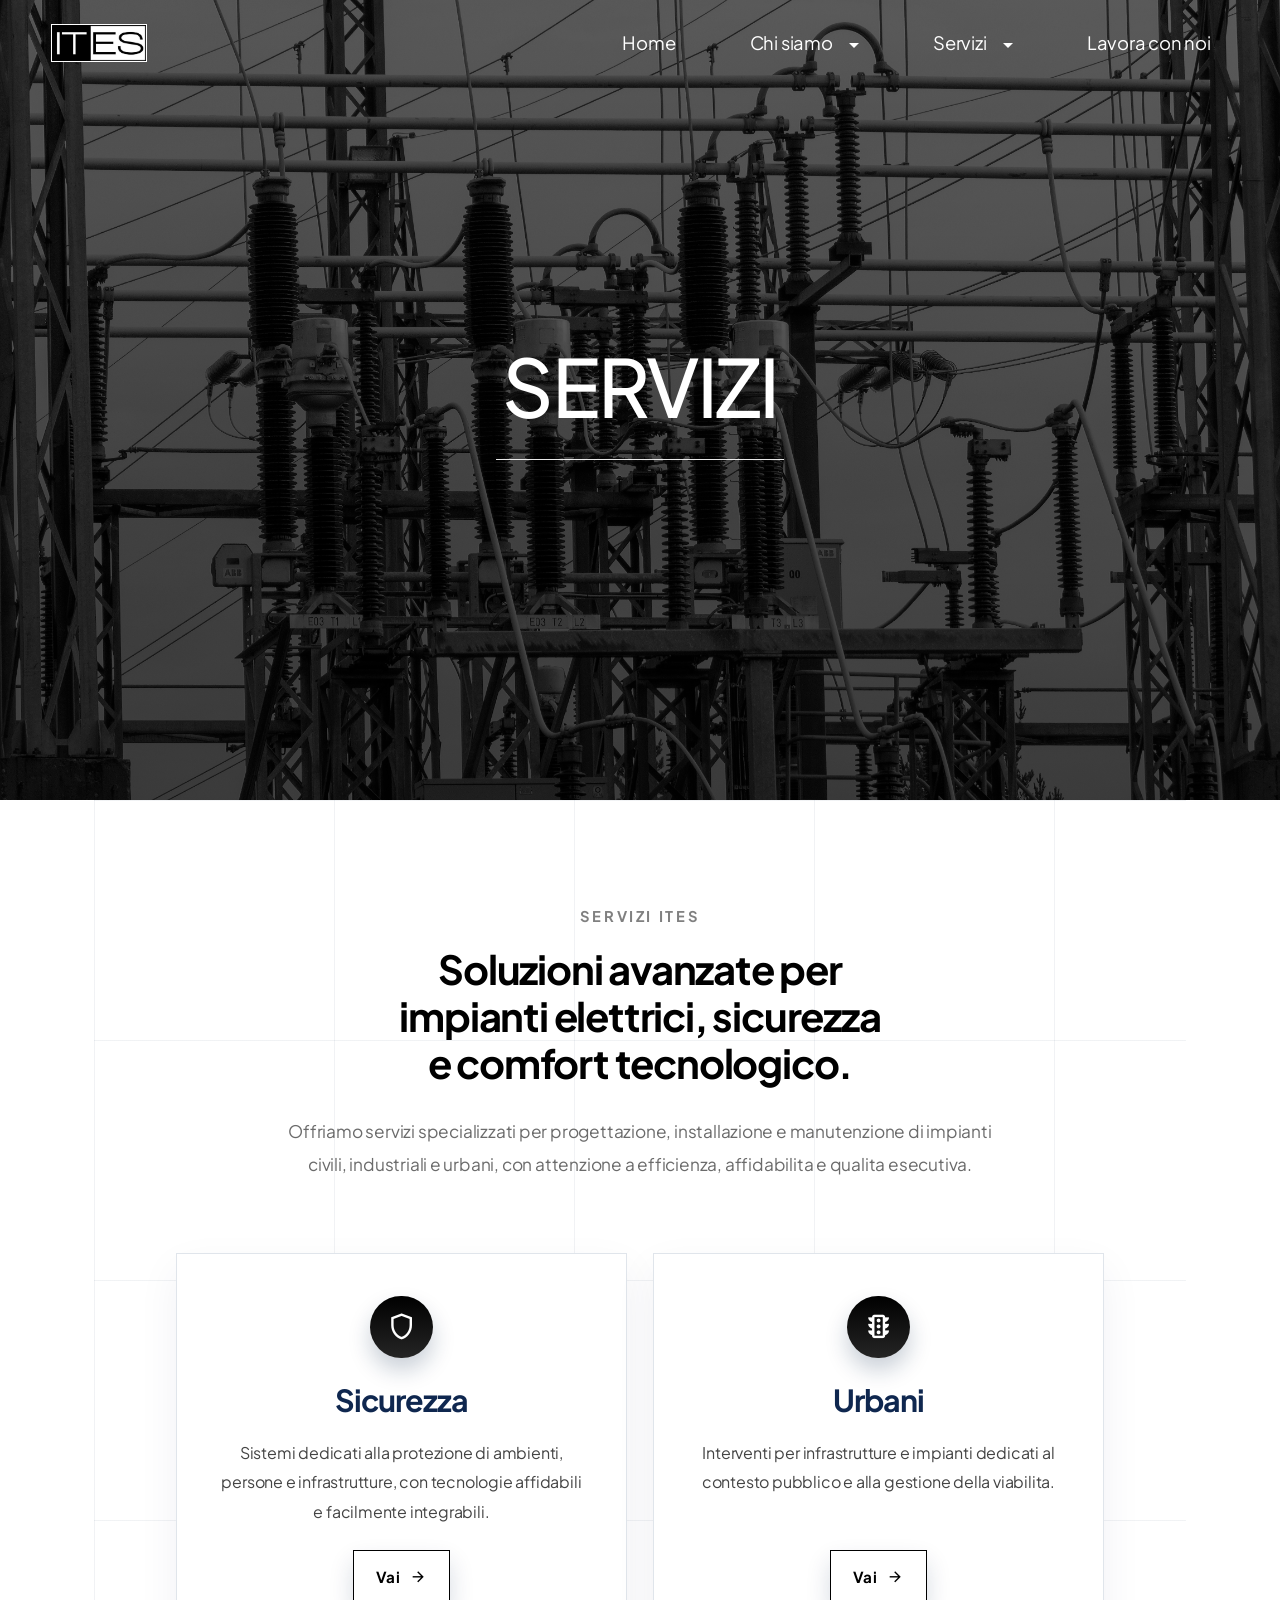
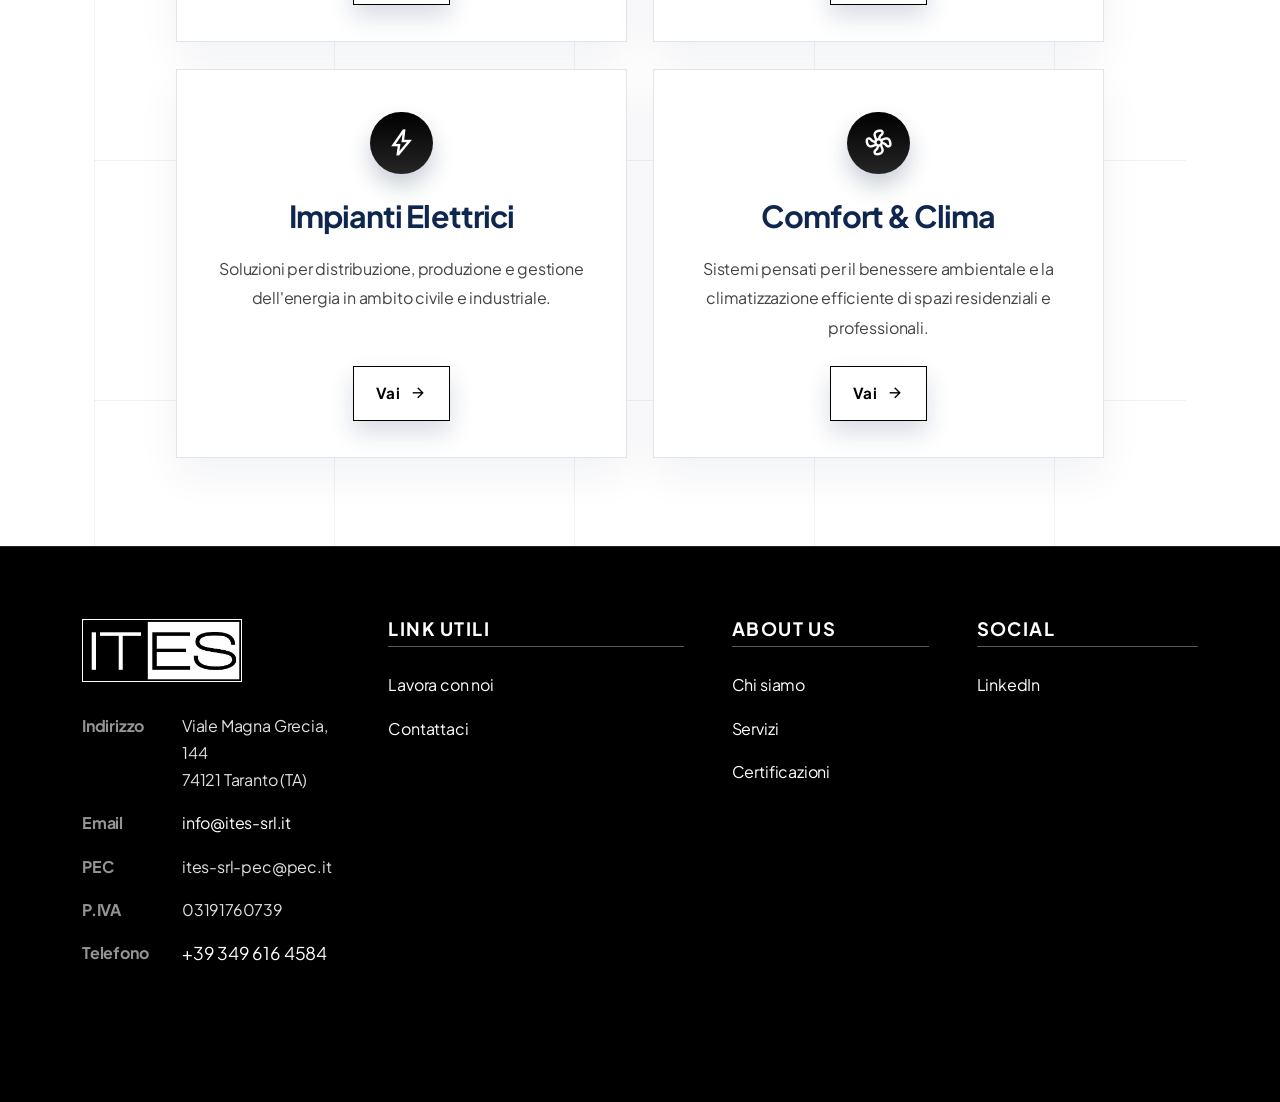
<file: html/servizi.html>
<!doctype html>
<html lang="en">

<head>
  <meta charset="UTF-8" />
  <meta name="viewport" content="width=device-width, initial-scale=1.0" />
  <meta name="description" content="Scopri i servizi ITES: impianti elettrici, sicurezza, comfort e interventi urbani. Soluzioni integrate per privati, aziende e pubblica amministrazione." />
  <link rel="icon" href="/favicon.ico" sizes="any" />
  <link rel="icon" href="../res/favicon.svg" type="image/svg+xml" class="logoSito" />

  <title>Servizi</title>

  <link rel="preconnect" href="https://fonts.googleapis.com" />
  <link rel="preconnect" href="https://fonts.gstatic.com" crossorigin />
  <link href="https://fonts.googleapis.com/css2?family=Plus+Jakarta+Sans:wght@300;400;500;600;700;800&display=swap"
    rel="stylesheet" />
  <link rel="stylesheet"
    href="https://fonts.googleapis.com/css2?family=Material+Symbols+Outlined:opsz,wght,FILL,GRAD@20..48,100..700,0..1,-50..200" />
  <link href="https://cdn.jsdelivr.net/npm/bootstrap@5.3.3/dist/css/bootstrap.min.css" rel="stylesheet"
    integrity="sha384-QWTKZyjpPEjISv5WaRU9OFeRpok6YctnYmDr5pNlyT2bRjXh0JMhjY6hW+ALEwIH" crossorigin="anonymous" />
  <link rel="stylesheet" href="../css/style.css" />
</head>

<body>
  <nav class="navbar sticky-top bg-body-tertiary navbar-expand-lg navbar-light" id="siteNavbar">
    <div class="container-fluid">
      <a class="navbar-brand d-flex align-items-center" href="../index.html">
        <img src="../res/Brend Logo.jpg" alt="Logo ITES" id="logoBrand" class="img-fluid" style="max-height: 50px" />
      </a>

      <button class="navbar-toggler custom-toggler" type="button" data-bs-toggle="offcanvas"
        data-bs-target="#navbarNavDropdown" aria-controls="navbarNavDropdown" aria-expanded="false"
        aria-label="Toggle navigation">
        <span class="custom-toggler-line"></span>
        <span class="custom-toggler-line"></span>
        <span class="custom-toggler-line"></span>
      </button>

      <div class="offcanvas offcanvas-lg offcanvas-end" tabindex="-1" id="navbarNavDropdown"
        aria-labelledby="navbarNavDropdownLabel">
        <div class="offcanvas-header d-lg-none">
          <img src="../res/Brend Logo.jpg" alt="Logo ITES" id="logoBrand" class="img-fluid" style="max-height: 50px" />
          <button type="button" class="btn-close" data-bs-dismiss="offcanvas" aria-label="Close"></button>
        </div>
        <div class="offcanvas-body">
          <ul class="navbar-nav ms-auto">
            <li class="nav-item">
              <a class="nav-link" aria-current="page" href="../index.html">Home</a>
            </li>
            <li class="nav-item dropdown nav-item-dropdown-link">
              <a class="nav-link" href="../html/chi-siamo.html">Chi siamo</a>
              <button class="nav-link dropdown-toggle dropdown-toggle-split" type="button" data-bs-toggle="dropdown"
                aria-expanded="false" aria-label="Apri menu Chi siamo"></button>
              <ul class="dropdown-menu">
                <li><a class="dropdown-item" href="../html/contatti.html">Contattaci</a></li>
                <li><a class="dropdown-item" href="../html/certificazioni.html">Certificazioni</a></li>
              </ul>
            </li>
            <li class="nav-item dropdown nav-item-dropdown-link">
              <a class="nav-link" href="../html/servizi.html">Servizi</a>
              <button class="nav-link dropdown-toggle dropdown-toggle-split" type="button" data-bs-toggle="dropdown"
                aria-expanded="false" aria-label="Apri menu Servizi"></button>
              <ul class="dropdown-menu">
                <li><a class="dropdown-item" href="../html/servizi/sicurezza.html">Sicurezza</a></li>
                <li><a class="dropdown-item" href="../html/servizi/urbani.html">Urbani</a></li>
                <li><a class="dropdown-item" href="../html/servizi/impianti-elettrici.html">Impianti Elettrici</a></li>
                <li><a class="dropdown-item" href="../html/servizi/comfort.html">Comfort &amp; Clima</a></li>
              </ul>
            </li>
            <li class="nav-item">
              <a class="nav-link" href="../html/lavora-con-noi.html">Lavora con noi</a>
            </li>
          </ul>
        </div>
      </div>
    </div>
  </nav>

  <div class="titolo-pagina-servizi row align-items-center">
    <div class="col">
      <h1 class="titolo-principale about-title-main text-center">
        SERVIZI
      </h1>
      <span class="elementor-divider-separatorTitoloChiSiamo"></span>
    </div>
  </div>

  <main class="container services-page-main">
    <section class="services-showcase">
      <div class="services-showcase__intro text-center">
        <p class="services-showcase__eyebrow">Servizi ITES</p>
        <h2 class="services-showcase__title">
          Soluzioni avanzate per impianti elettrici,
          sicurezza e comfort tecnologico.
        </h2>
        <p class="services-showcase__text">
          Offriamo servizi specializzati per progettazione, installazione e manutenzione
          di impianti civili, industriali e urbani, con attenzione a efficienza,
          affidabilita e qualita esecutiva.
        </p>
      </div>

      <div class="services-showcase__grid" aria-label="Categorie servizi ITES">
        <article class="services-showcase-card">
          <span class="material-symbols-outlined services-showcase-card__icon">shield</span>
          <h3 class="services-showcase-card__title">Sicurezza</h3>
          <p class="services-showcase-card__text">
            Sistemi dedicati alla protezione di ambienti, persone e infrastrutture,
            con tecnologie affidabili e facilmente integrabili.
          </p>
          <a href="../html/servizi/sicurezza.html" class="services-showcase-card__button">
            Vai
            <span class="material-symbols-outlined services-showcase-card__button-arrow">arrow_forward</span>
          </a>
        </article>

        <article class="services-showcase-card">
          <span class="material-symbols-outlined services-showcase-card__icon">traffic</span>
          <h3 class="services-showcase-card__title">Urbani</h3>
          <p class="services-showcase-card__text">
            Interventi per infrastrutture e impianti dedicati al contesto pubblico
            e alla gestione della viabilita.
          </p>
          <a href="../html/servizi/urbani.html" class="services-showcase-card__button">
            Vai
            <span class="material-symbols-outlined services-showcase-card__button-arrow">arrow_forward</span>
          </a>
        </article>

        <article class="services-showcase-card">
          <span class="material-symbols-outlined services-showcase-card__icon">bolt</span>
          <h3 class="services-showcase-card__title">Impianti Elettrici</h3>
          <p class="services-showcase-card__text">
            Soluzioni per distribuzione, produzione e gestione dell'energia
            in ambito civile e industriale.
          </p>
          <a href="../html/servizi/impianti-elettrici.html" class="services-showcase-card__button">
            Vai
            <span class="material-symbols-outlined services-showcase-card__button-arrow">arrow_forward</span>
          </a>
        </article>

        <article class="services-showcase-card">
          <span class="material-symbols-outlined services-showcase-card__icon">mode_fan</span>
          <h3 class="services-showcase-card__title">Comfort &amp; Clima</h3>
          <p class="services-showcase-card__text">
            Sistemi pensati per il benessere ambientale e la climatizzazione
            efficiente di spazi residenziali e professionali.
          </p>
          <a href="../html/servizi/comfort.html" class="services-showcase-card__button">
            Vai
            <span class="material-symbols-outlined services-showcase-card__button-arrow">arrow_forward</span>
          </a>
        </article>
      </div>
    </section>
  </main>

  <footer class="site-footer site-footer--home">
    <div class="container site-footer__inner">
      <div class="site-footer__brand">
        <img src="../res/Brend Logo.jpg" alt="Logo ITES" class="site-footer__logo-image" />

        <ul class="site-footer__list site-footer__contacts list-unstyled pt-3">
          <li><span class="site-footer__label">Indirizzo</span><span class="site-footer__value site-footer__value--address">Viale Magna Grecia, 144<br/>74121 Taranto (TA)</span></li>
          <li><span class="site-footer__label">Email</span><a href="mailto:info@ites-srl.it"
              class="site-footer__value footer-link">info@ites-srl.it</a></li>
          <li><span class="site-footer__label">PEC</span><span class="site-footer__value">ites-srl-pec@pec.it</span></li>
          <li><span class="site-footer__label">P.IVA</span><span class="site-footer__value">03191760739</span></li>
          <li><span class="site-footer__label">Telefono</span><a href="tel:+393496164584"
              class="site-footer__value site-footer__phone footer-link">+39 349 616 4584</a></li>
        </ul>
      </div>

      <div class="site-footer__section">
        <h5 class="site-footer__title">Link Utili</h5>
        <ul class="site-footer__list list-unstyled">
          <li><a href="../html/lavora-con-noi.html" class="footer-link">Lavora con noi</a></li>
          <li><a href="../html/contatti.html" class="footer-link">Contattaci</a></li>
        </ul>
      </div>

      <div class="site-footer__section">
        <h5 class="site-footer__title">About Us</h5>
        <ul class="site-footer__list list-unstyled">
          <li><a href="../html/chi-siamo.html" class="footer-link">Chi siamo</a></li>
          <li><a href="../html/servizi.html" class="footer-link">Servizi</a></li>
          <li><a href="../html/certificazioni.html" class="footer-link">Certificazioni</a></li>
        </ul>
      </div>

      <div class="site-footer__section">
        <h5 class="site-footer__title">Social</h5>
        <ul class="site-footer__list list-unstyled">
          <li><a href="https://www.linkedin.com/company/ites-srl/?viewAsMember=true" class="footer-link" target="_blank" rel="noopener noreferrer">LinkedIn</a></li>
        </ul>
      </div>
    </div>
    <div class="elementor-divider site-footer__divider">
      <span class="elementor-divider-separator site-footer__divider-separator"></span>
    </div>
  </footer>

  <script src="https://cdn.jsdelivr.net/npm/bootstrap@5.3.3/dist/js/bootstrap.bundle.min.js"
    integrity="sha384-YvpcrYf0tY3lHB60NNkmXc5s9fDVZLESaAA55NDzOxhy9GkcIdslK1eN7N6jIeHz"
    crossorigin="anonymous"></script>
  <script src="../js/script.js"></script>
</body>

</html>
</file>
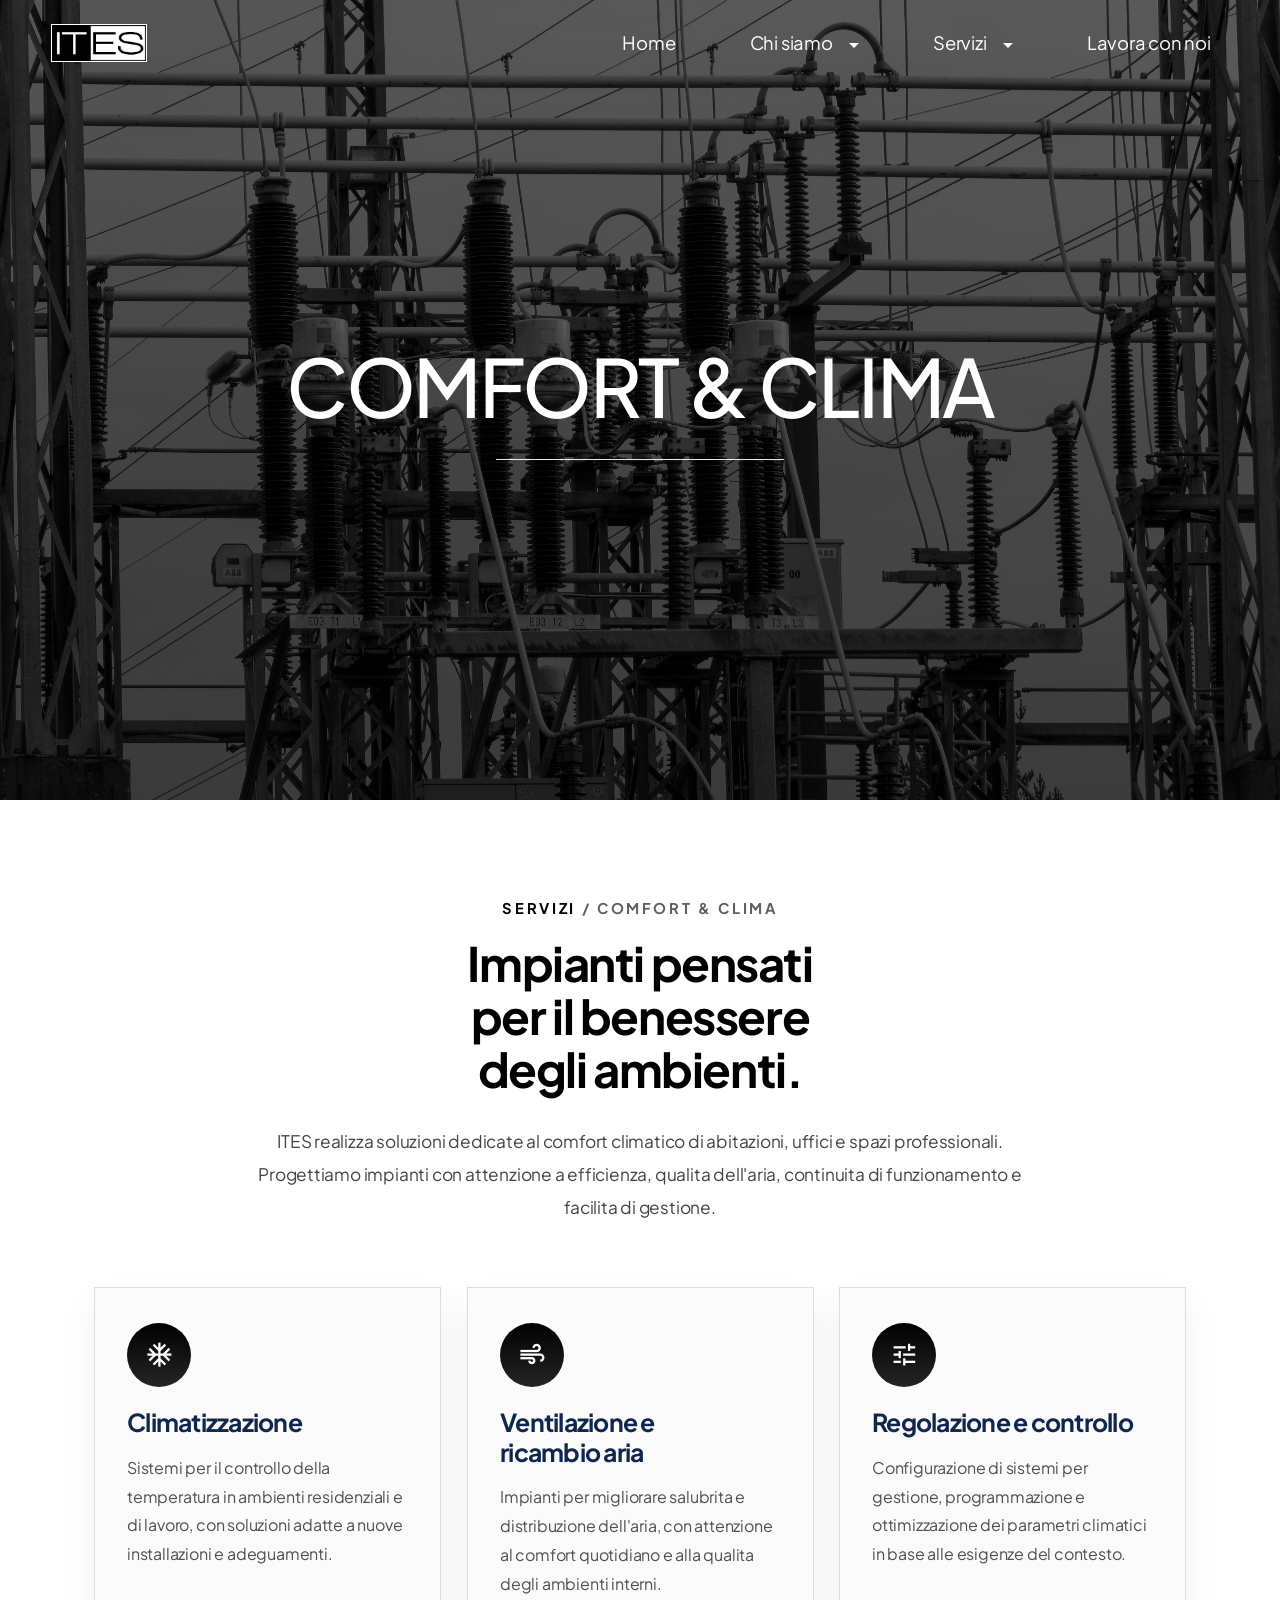
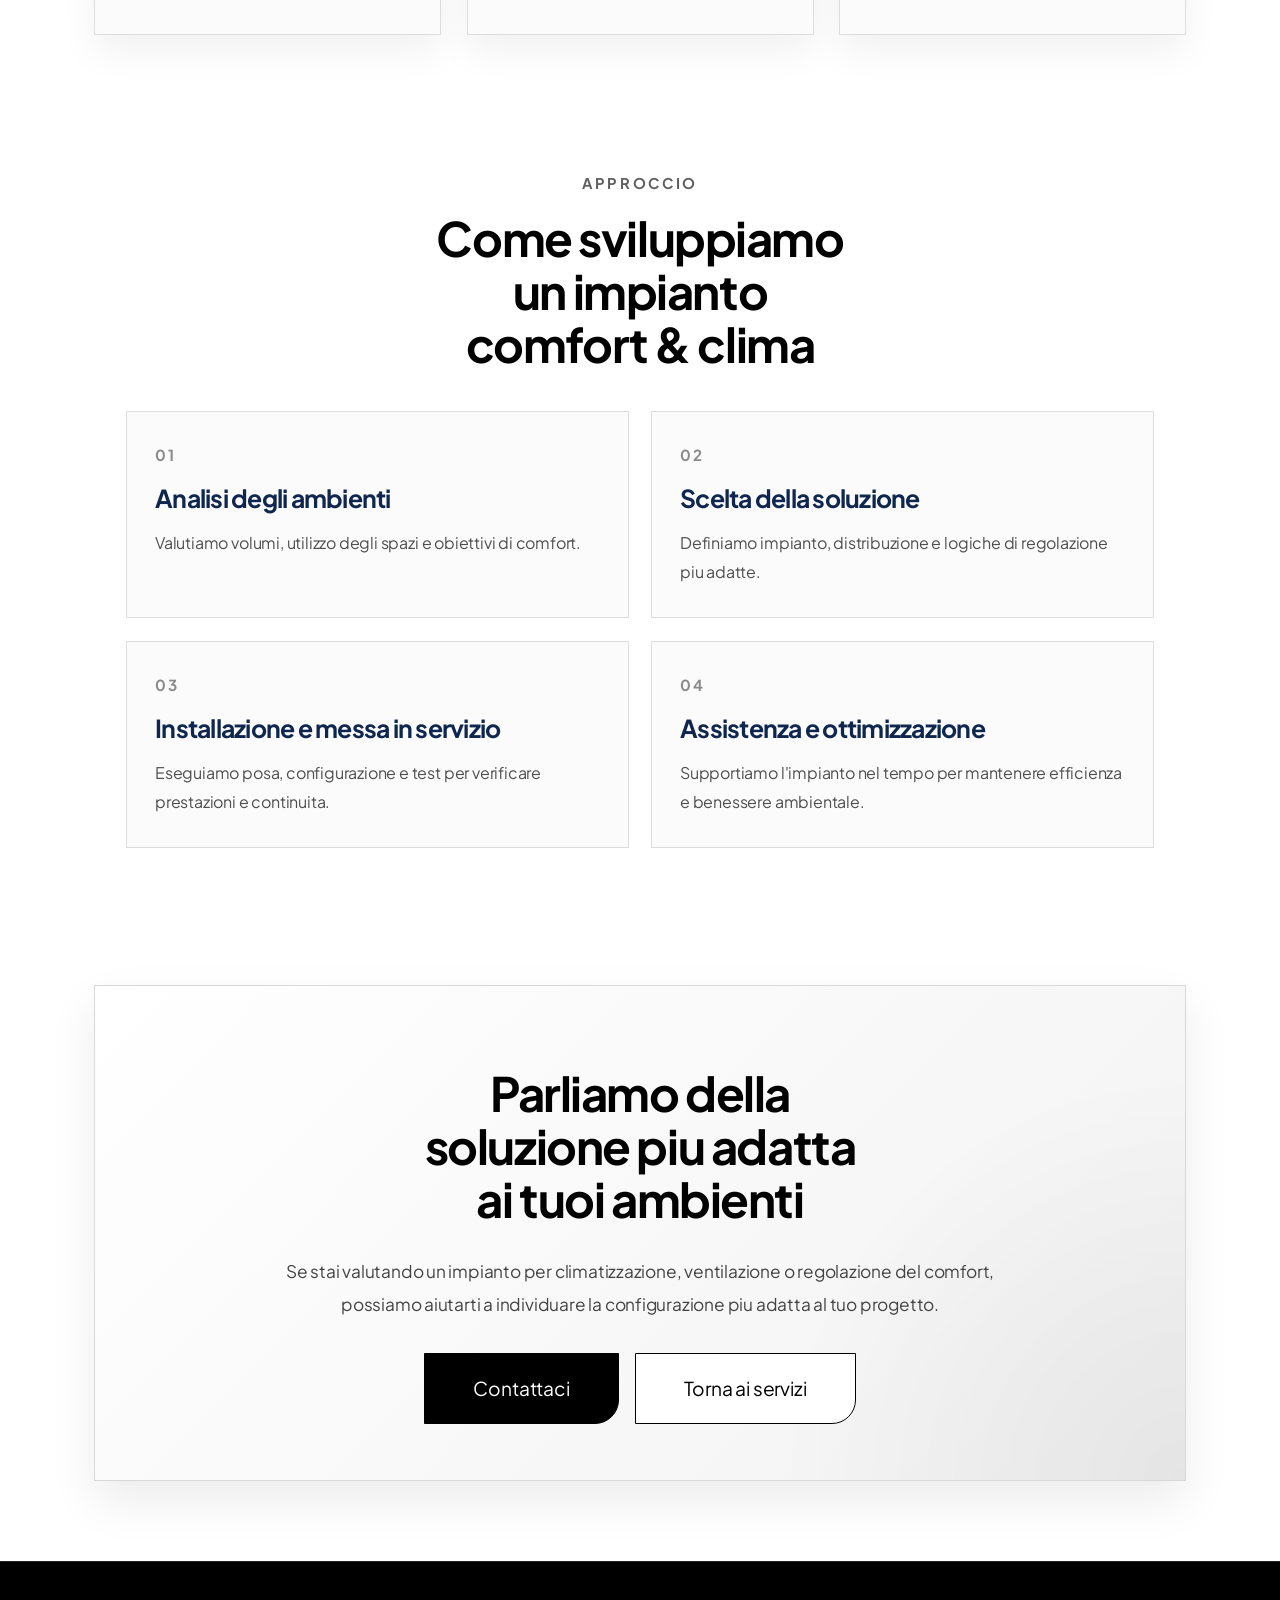
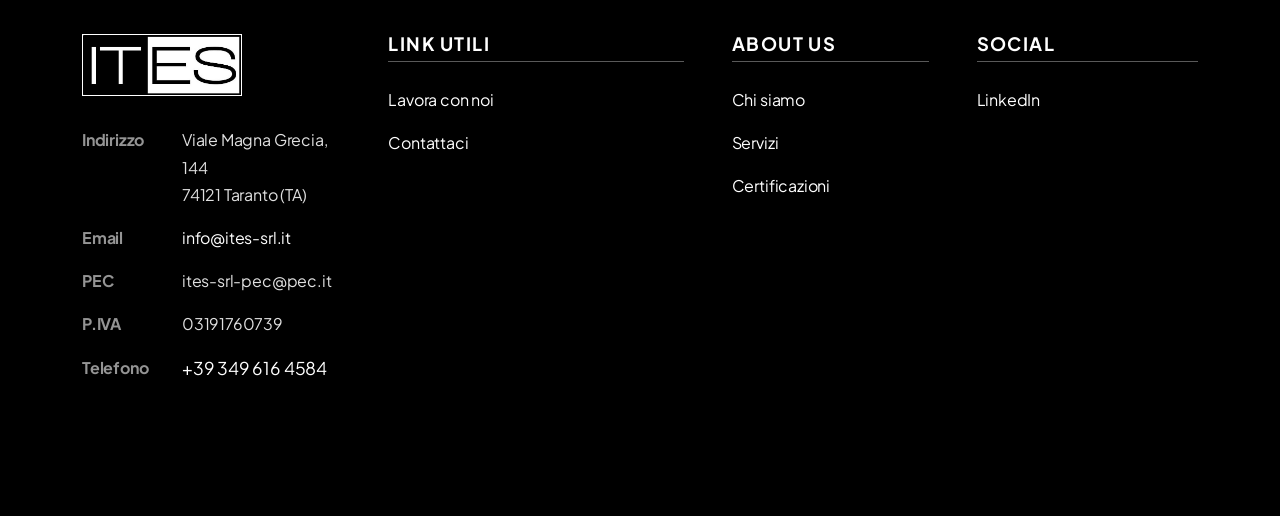
<file: html/servizi/comfort.html>
<!DOCTYPE html>
<html lang="en">

<head>
  <meta charset="UTF-8">
  <meta name="viewport" content="width=device-width, initial-scale=1.0">
  <meta name="description" content="ITES progetta impianti di climatizzazione, ventilazione e regolazione termica per abitazioni e uffici. Comfort su misura, efficienza garantita tutto l'anno." />
  <link rel="icon" href="/favicon.ico" sizes="any" />
  <link rel="icon" href="../../res/favicon.svg" type="image/svg+xml" class="logoSito" />

  <title>Comfort</title>

  <link rel="preconnect" href="https://fonts.googleapis.com" />
  <link rel="preconnect" href="https://fonts.gstatic.com" crossorigin />
  <link href="https://fonts.googleapis.com/css2?family=Plus+Jakarta+Sans:wght@300;400;500;600;700;800&display=swap"
    rel="stylesheet" />
  <link rel="stylesheet"
    href="https://fonts.googleapis.com/css2?family=Material+Symbols+Outlined:opsz,wght,FILL,GRAD@20..48,100..700,0..1,-50..200" />
  <link href="https://cdn.jsdelivr.net/npm/bootstrap@5.3.3/dist/css/bootstrap.min.css" rel="stylesheet"
    integrity="sha384-QWTKZyjpPEjISv5WaRU9OFeRpok6YctnYmDr5pNlyT2bRjXh0JMhjY6hW+ALEwIH" crossorigin="anonymous" />
  <link rel="stylesheet" href="../../css/style.css" />
</head>

<body>
  <nav class="navbar sticky-top bg-body-tertiary navbar-expand-lg navbar-light" id="siteNavbar">
    <div class="container-fluid">
      <a class="navbar-brand d-flex align-items-center" href="../../index.html">
        <img src="../../res/Brend Logo.jpg" alt="Logo ITES" id="logoBrand" class="img-fluid" style="max-height: 50px" />
      </a>

      <button class="navbar-toggler custom-toggler" type="button" data-bs-toggle="offcanvas"
        data-bs-target="#navbarNavDropdown" aria-controls="navbarNavDropdown" aria-expanded="false"
        aria-label="Toggle navigation">
        <span class="custom-toggler-line"></span>
        <span class="custom-toggler-line"></span>
        <span class="custom-toggler-line"></span>
      </button>

      <div class="offcanvas offcanvas-lg offcanvas-end" tabindex="-1" id="navbarNavDropdown"
        aria-labelledby="navbarNavDropdownLabel">
        <div class="offcanvas-header d-lg-none">
          <img src="../../res/Brend Logo.jpg" alt="Logo ITES" id="logoBrand" class="img-fluid"
            style="max-height: 50px" />
          <button type="button" class="btn-close" data-bs-dismiss="offcanvas" aria-label="Close"></button>
        </div>
        <div class="offcanvas-body">
          <ul class="navbar-nav ms-auto">
            <li class="nav-item">
              <a class="nav-link" aria-current="page" href="../../index.html">Home</a>
            </li>
            <li class="nav-item dropdown nav-item-dropdown-link">
              <a class="nav-link" href="../../html/chi-siamo.html">Chi siamo</a>
              <button class="nav-link dropdown-toggle dropdown-toggle-split" type="button" data-bs-toggle="dropdown"
                aria-expanded="false" aria-label="Apri menu Chi siamo"></button>
              <ul class="dropdown-menu">
                <li><a class="dropdown-item" href="../../html/contatti.html">Contattaci</a></li>
                <li><a class="dropdown-item" href="../../html/certificazioni.html">Certificazioni</a></li>
              </ul>
            </li>
            <li class="nav-item dropdown nav-item-dropdown-link">
              <a class="nav-link" href="../../html/servizi.html">Servizi</a>
              <button class="nav-link dropdown-toggle dropdown-toggle-split" type="button" data-bs-toggle="dropdown"
                aria-expanded="false" aria-label="Apri menu Servizi"></button>
              <ul class="dropdown-menu">
                <li><a class="dropdown-item" href="../../html/servizi/sicurezza.html">Sicurezza</a></li>
                <li><a class="dropdown-item" href="../../html/servizi/urbani.html">Urbani</a></li>
                <li><a class="dropdown-item" href="../../html/servizi/impianti-elettrici.html">Impianti Elettrici</a></li>
                <li><a class="dropdown-item" href="../../html/servizi/comfort.html">Comfort &amp; Clima</a></li>
              </ul>
            </li>
            <li class="nav-item">
              <a class="nav-link" href="../../html/lavora-con-noi.html">Lavora con noi</a>
            </li>
          </ul>
        </div>
      </div>
    </div>
  </nav>

  <div class="titolo-pagina-servizi row align-items-center">
    <div class="col">
      <h1 class="titolo-principale about-title-main text-center">
        COMFORT & CLIMA
      </h1>
      <span class="elementor-divider-separatorTitoloChiSiamo"></span>
    </div>
  </div>

  <main class="container comfort-services-page">
    <section class="comfort-services-intro text-center">
      <p class="comfort-services-intro__eyebrow"><a href="../../html/servizi.html"
          style="text-decoration: none; color: black;">Servizi</a> / Comfort &amp; Clima</p>
      <h2 class="comfort-services-intro__title">
        Impianti pensati per il benessere degli ambienti.
      </h2>
      <p class="comfort-services-intro__text">
        ITES realizza soluzioni dedicate al comfort climatico di abitazioni, uffici e spazi
        professionali. Progettiamo impianti con attenzione a efficienza, qualita dell'aria,
        continuita di funzionamento e facilita di gestione.
      </p>
    </section>

    <section class="comfort-services-grid" aria-label="Aree di intervento comfort e clima">
      <article class="comfort-service-card">
        <span class="material-symbols-outlined comfort-service-card__icon">ac_unit</span>
        <h3 class="comfort-service-card__title">Climatizzazione</h3>
        <p class="comfort-service-card__text">
          Sistemi per il controllo della temperatura in ambienti residenziali e di lavoro,
          con soluzioni adatte a nuove installazioni e adeguamenti.
        </p>
      </article>

      <article class="comfort-service-card">
        <span class="material-symbols-outlined comfort-service-card__icon">air</span>
        <h3 class="comfort-service-card__title">Ventilazione e ricambio aria</h3>
        <p class="comfort-service-card__text">
          Impianti per migliorare salubrita e distribuzione dell'aria, con attenzione
          al comfort quotidiano e alla qualita degli ambienti interni.
        </p>
      </article>

      <article class="comfort-service-card">
        <span class="material-symbols-outlined comfort-service-card__icon">tune</span>
        <h3 class="comfort-service-card__title">Regolazione e controllo</h3>
        <p class="comfort-service-card__text">
          Configurazione di sistemi per gestione, programmazione e ottimizzazione dei parametri
          climatici in base alle esigenze del contesto.
        </p>
      </article>
    </section>

    <section class="comfort-services-benefits">
      <div class="comfort-services-benefits__intro text-center">
        <p class="comfort-services-intro__eyebrow">Approccio</p>
        <h2 class="comfort-services-benefits__title">Come sviluppiamo un impianto comfort &amp; clima</h2>
      </div>

      <div class="comfort-services-benefits__list">
        <article class="comfort-benefit-card">
          <span class="comfort-benefit-card__number">01</span>
          <h3 class="comfort-benefit-card__title">Analisi degli ambienti</h3>
          <p class="comfort-benefit-card__text">Valutiamo volumi, utilizzo degli spazi e obiettivi di comfort.</p>
        </article>

        <article class="comfort-benefit-card">
          <span class="comfort-benefit-card__number">02</span>
          <h3 class="comfort-benefit-card__title">Scelta della soluzione</h3>
          <p class="comfort-benefit-card__text">Definiamo impianto, distribuzione e logiche di regolazione piu adatte.
          </p>
        </article>

        <article class="comfort-benefit-card">
          <span class="comfort-benefit-card__number">03</span>
          <h3 class="comfort-benefit-card__title">Installazione e messa in servizio</h3>
          <p class="comfort-benefit-card__text">Eseguiamo posa, configurazione e test per verificare prestazioni e
            continuita.</p>
        </article>

        <article class="comfort-benefit-card">
          <span class="comfort-benefit-card__number">04</span>
          <h3 class="comfort-benefit-card__title">Assistenza e ottimizzazione</h3>
          <p class="comfort-benefit-card__text">Supportiamo l'impianto nel tempo per mantenere efficienza e benessere
            ambientale.</p>
        </article>
      </div>
    </section>

    <section class="comfort-services-cta text-center">
      <span class="comfort-services-cta__eyebrow">Vuoi approfondire?</span>
      <h2 class="comfort-services-cta__title">Parliamo della soluzione piu adatta ai tuoi ambienti</h2>
      <p class="comfort-services-cta__text">
        Se stai valutando un impianto per climatizzazione, ventilazione o regolazione del comfort,
        possiamo aiutarti a individuare la configurazione piu adatta al tuo progetto.
      </p>
      <div class="heroActions comfort-services-cta__actions">
        <a href="../../html/contatti.html" class="linkScopri">Contattaci</a>
        <a href="../../html/servizi.html" class="linkScopri comfort-services-cta__secondary">Torna ai servizi</a>
      </div>
    </section>
  </main>

  <footer class="site-footer site-footer--home">
    <div class="container site-footer__inner">
      <div class="site-footer__brand">
        <img src="../../res/Brend Logo.jpg" alt="Logo ITES" class="site-footer__logo-image" />

        <ul class="site-footer__list site-footer__contacts list-unstyled pt-3">
          <li><span class="site-footer__label">Indirizzo</span><span class="site-footer__value site-footer__value--address">Viale Magna Grecia, 144<br/>74121 Taranto (TA)</span></li>
          <li><span class="site-footer__label">Email</span><a href="mailto:info@ites-srl.it"
              class="site-footer__value footer-link">info@ites-srl.it</a></li>
          <li><span class="site-footer__label">PEC</span><span class="site-footer__value">ites-srl-pec@pec.it</span></li>
          <li><span class="site-footer__label">P.IVA</span><span class="site-footer__value">03191760739</span></li>
          <li><span class="site-footer__label">Telefono</span><a href="tel:+393496164584"
              class="site-footer__value site-footer__phone footer-link">+39 349 616 4584</a></li>
        </ul>
      </div>

      <div class="site-footer__section">
        <h5 class="site-footer__title">Link Utili</h5>
        <ul class="site-footer__list list-unstyled">
          <li><a href="../../html/lavora-con-noi.html" class="footer-link">Lavora con noi</a></li>
          <li><a href="../../html/contatti.html" class="footer-link">Contattaci</a></li>
        </ul>
      </div>

      <div class="site-footer__section">
        <h5 class="site-footer__title">About Us</h5>
        <ul class="site-footer__list list-unstyled">
          <li><a href="../../html/chi-siamo.html" class="footer-link">Chi siamo</a></li>
          <li><a href="../../html/servizi.html" class="footer-link">Servizi</a></li>
          <li><a href="../../html/certificazioni.html" class="footer-link">Certificazioni</a></li>
        </ul>
      </div>

      <div class="site-footer__section">
        <h5 class="site-footer__title">Social</h5>
        <ul class="site-footer__list list-unstyled">
          <li><a href="https://www.linkedin.com/company/ites-srl/?viewAsMember=true" class="footer-link" target="_blank" rel="noopener noreferrer">LinkedIn</a></li>
        </ul>
      </div>
    </div>
    <div class="elementor-divider site-footer__divider">
      <span class="elementor-divider-separator site-footer__divider-separator"></span>
    </div>
  </footer>

  <script src="https://cdn.jsdelivr.net/npm/bootstrap@5.3.3/dist/js/bootstrap.bundle.min.js"
    integrity="sha384-YvpcrYf0tY3lHB60NNkmXc5s9fDVZLESaAA55NDzOxhy9GkcIdslK1eN7N6jIeHz"
    crossorigin="anonymous"></script>
  <script src="../../js/script.js"></script>
</body>

</html>
</file>
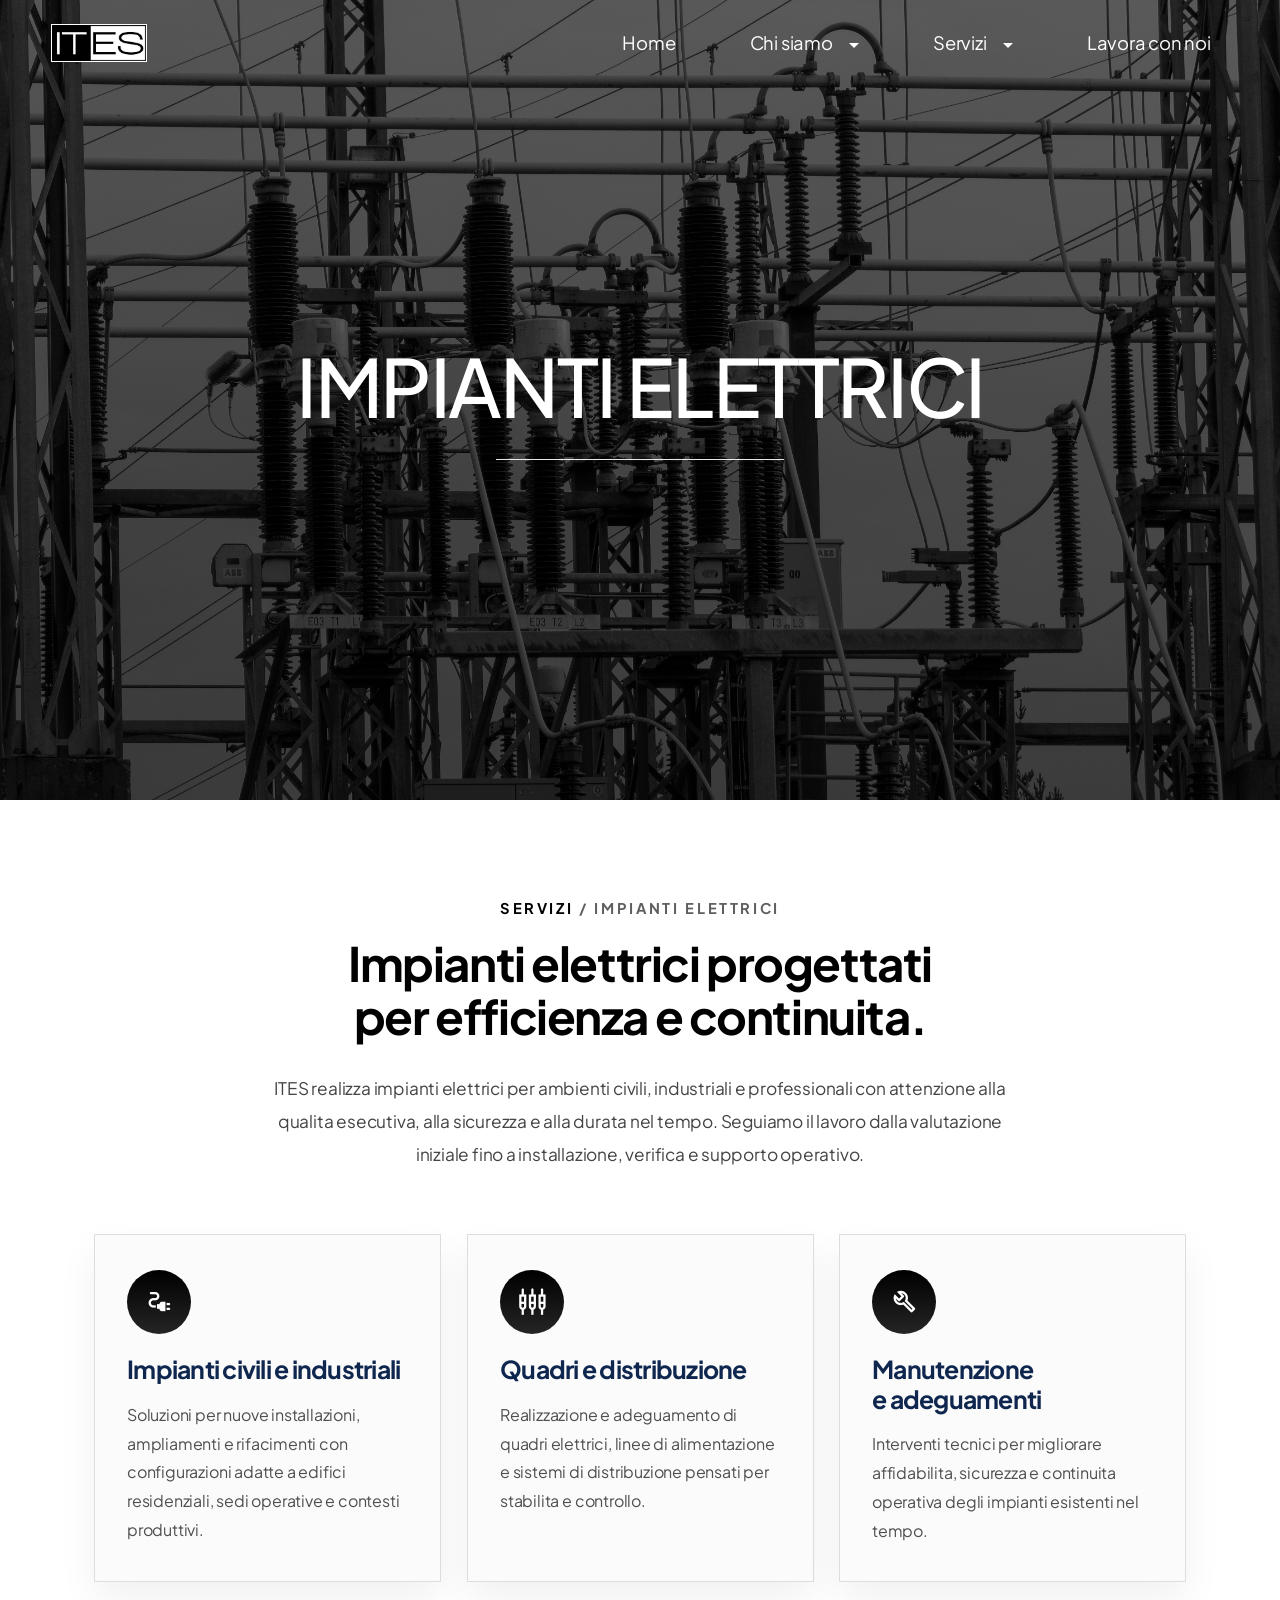
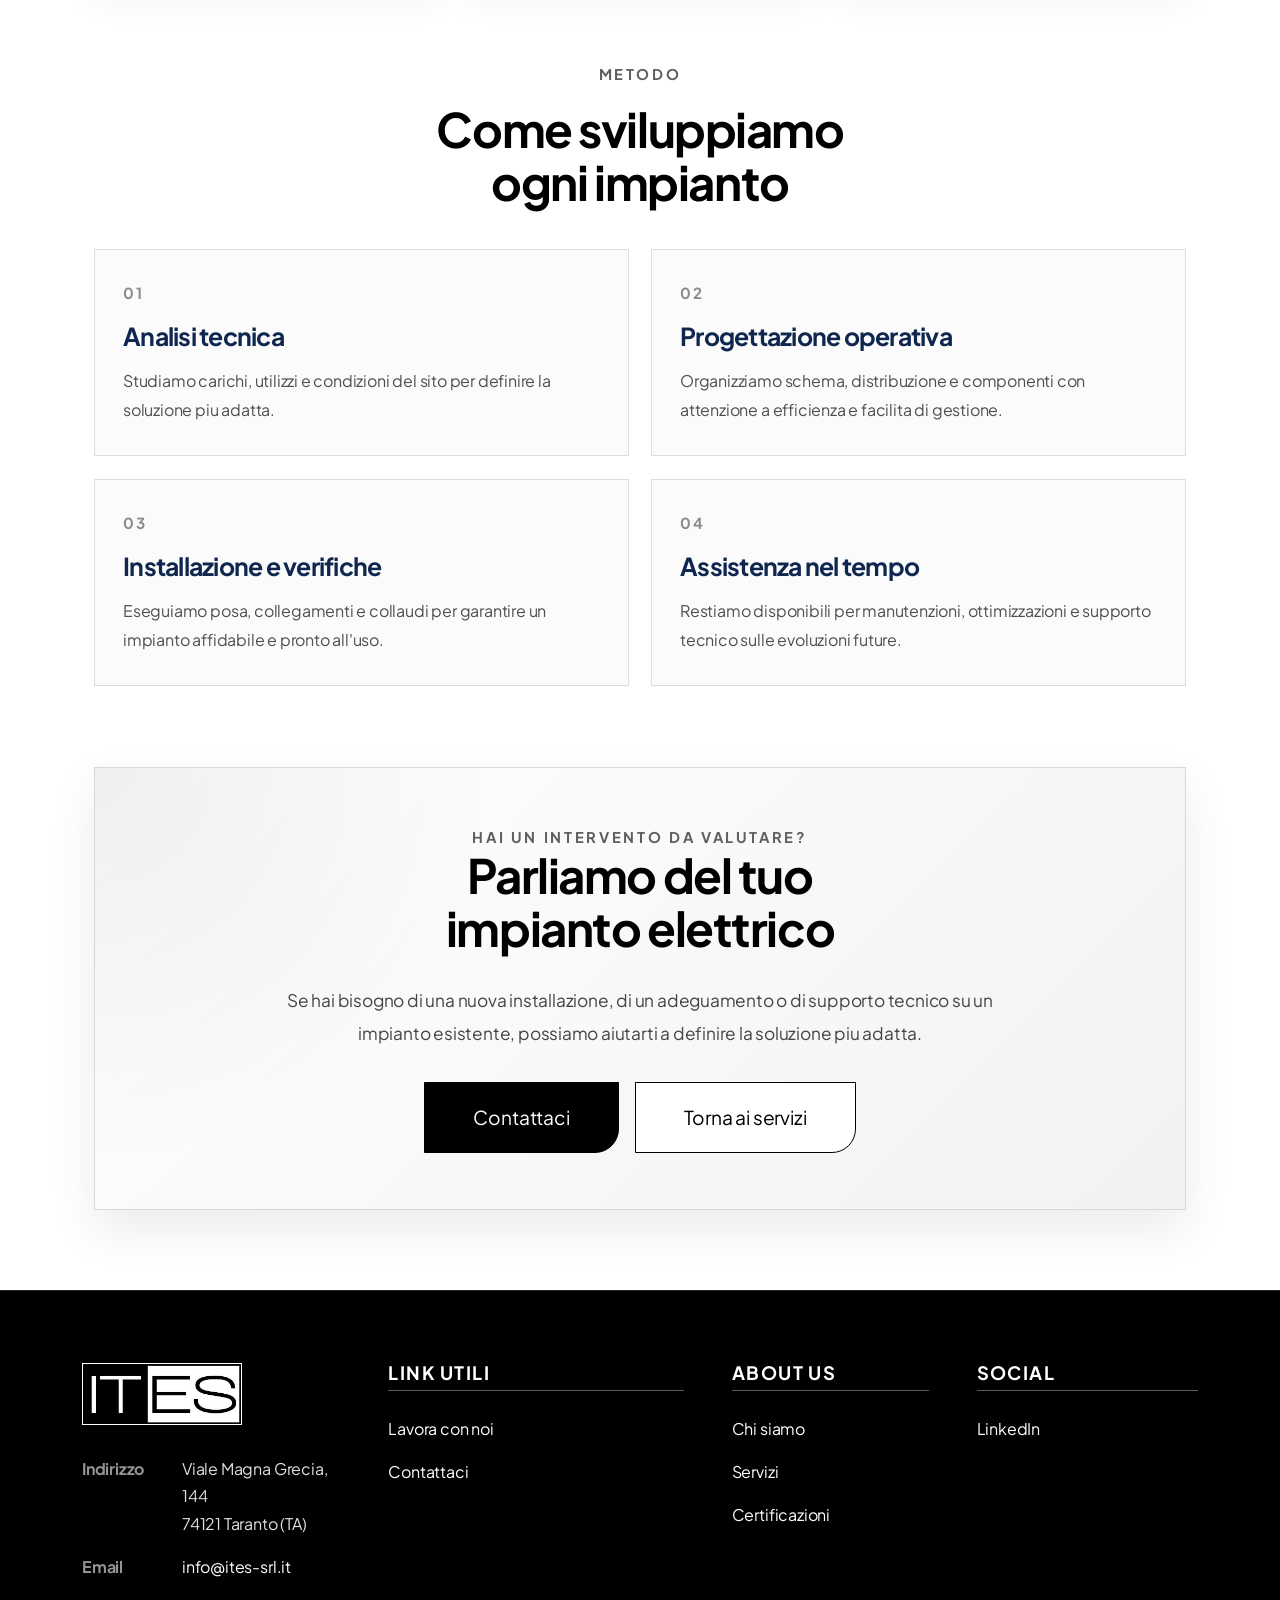
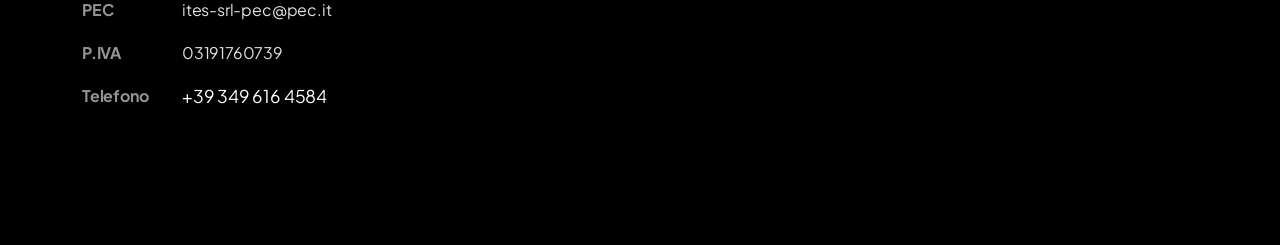
<file: html/servizi/impianti-elettrici.html>
<!DOCTYPE html>
<html lang="en">

<head>
  <meta charset="UTF-8">
  <meta name="viewport" content="width=device-width, initial-scale=1.0">
  <meta name="description" content="ITES realizza impianti elettrici civili e industriali: nuove installazioni, quadri, distribuzione e manutenzione. Progettazione e posa a regola d'arte." />
  <link rel="icon" href="/favicon.ico" sizes="any" />
  <link rel="icon" href="../../res/favicon.svg" type="image/svg+xml" class="logoSito" />

  <title>Impianti Elettrici</title>

  <link rel="preconnect" href="https://fonts.googleapis.com" />
  <link rel="preconnect" href="https://fonts.gstatic.com" crossorigin />
  <link href="https://fonts.googleapis.com/css2?family=Plus+Jakarta+Sans:wght@300;400;500;600;700;800&display=swap"
    rel="stylesheet" />
  <link rel="stylesheet"
    href="https://fonts.googleapis.com/css2?family=Material+Symbols+Outlined:opsz,wght,FILL,GRAD@20..48,100..700,0..1,-50..200" />
  <link href="https://cdn.jsdelivr.net/npm/bootstrap@5.3.3/dist/css/bootstrap.min.css" rel="stylesheet"
    integrity="sha384-QWTKZyjpPEjISv5WaRU9OFeRpok6YctnYmDr5pNlyT2bRjXh0JMhjY6hW+ALEwIH" crossorigin="anonymous" />
  <link rel="stylesheet" href="../../css/style.css" />
</head>

<body>

  <nav class="navbar sticky-top bg-body-tertiary navbar-expand-lg navbar-light" id="siteNavbar">
    <div class="container-fluid">
      <a class="navbar-brand d-flex align-items-center" href="../../index.html">
        <img src="../../res/Brend Logo.jpg" alt="Logo ITES" id="logoBrand" class="img-fluid" style="max-height: 50px" />
      </a>

      <button class="navbar-toggler custom-toggler" type="button" data-bs-toggle="offcanvas"
        data-bs-target="#navbarNavDropdown" aria-controls="navbarNavDropdown" aria-expanded="false"
        aria-label="Toggle navigation">
        <span class="custom-toggler-line"></span>
        <span class="custom-toggler-line"></span>
        <span class="custom-toggler-line"></span>
      </button>

      <div class="offcanvas offcanvas-lg offcanvas-end" tabindex="-1" id="navbarNavDropdown"
        aria-labelledby="navbarNavDropdownLabel">
        <div class="offcanvas-header d-lg-none">
          <img src="../../res/Brend Logo.jpg" alt="Logo ITES" id="logoBrand" class="img-fluid"
            style="max-height: 50px" />
          <button type="button" class="btn-close" data-bs-dismiss="offcanvas" aria-label="Close"></button>
        </div>
        <div class="offcanvas-body">
          <ul class="navbar-nav ms-auto">
            <li class="nav-item">
              <a class="nav-link" aria-current="page" href="../../index.html">Home</a>
            </li>
            <li class="nav-item dropdown nav-item-dropdown-link">
              <a class="nav-link" href="../../html/chi-siamo.html">Chi siamo</a>
              <button class="nav-link dropdown-toggle dropdown-toggle-split" type="button" data-bs-toggle="dropdown"
                aria-expanded="false" aria-label="Apri menu Chi siamo"></button>
              <ul class="dropdown-menu">
                <li><a class="dropdown-item" href="../../html/contatti.html">Contattaci</a></li>
                <li><a class="dropdown-item" href="../../html/certificazioni.html">Certificazioni</a></li>
              </ul>
            </li>
            <li class="nav-item dropdown nav-item-dropdown-link">
              <a class="nav-link" href="../../html/servizi.html">Servizi</a>
              <button class="nav-link dropdown-toggle dropdown-toggle-split" type="button" data-bs-toggle="dropdown"
                aria-expanded="false" aria-label="Apri menu Servizi"></button>
              <ul class="dropdown-menu">
                <li><a class="dropdown-item" href="../../html/servizi/sicurezza.html">Sicurezza</a></li>
                <li><a class="dropdown-item" href="../../html/servizi/urbani.html">Urbani</a></li>
                <li><a class="dropdown-item" href="../../html/servizi/impianti-elettrici.html">Impianti Elettrici</a></li>
                <li><a class="dropdown-item" href="../../html/servizi/comfort.html">Comfort &amp; Clima</a></li>
              </ul>
            </li>
            <li class="nav-item">
              <a class="nav-link" href="../../html/lavora-con-noi.html">Lavora con noi</a>
            </li>
          </ul>
        </div>
      </div>
    </div>
  </nav>

  <div class="titolo-pagina-impianti-elettrici row align-items-center">
    <div class="col">
      <h1 class="titolo-principale about-title-main text-center">
        IMPIANTI ELETTRICI
      </h1>
      <span class="elementor-divider-separatorTitoloChiSiamo"></span>
    </div>
  </div>

  <main class="container electrical-services-page">
    <section class="electrical-services-intro text-center">
      <p class="electrical-services-intro__eyebrow"><a href="../../html/servizi.html"
          style="text-decoration: none; color: black;">Servizi</a> / Impianti Elettrici</p>
      <h2 class="electrical-services-intro__title">
        Impianti elettrici progettati per efficienza e continuita.
      </h2>
      <p class="electrical-services-intro__text">
        ITES realizza impianti elettrici per ambienti civili, industriali e professionali con
        attenzione alla qualita esecutiva, alla sicurezza e alla durata nel tempo. Seguiamo il
        lavoro dalla valutazione iniziale fino a installazione, verifica e supporto operativo.
      </p>
    </section>

    <section class="electrical-services-grid" aria-label="Aree di intervento impianti elettrici">
      <article class="electrical-service-card">
        <span class="material-symbols-outlined electrical-service-card__icon">electrical_services</span>
        <h3 class="electrical-service-card__title">Impianti civili e industriali</h3>
        <p class="electrical-service-card__text">
          Soluzioni per nuove installazioni, ampliamenti e rifacimenti con configurazioni adatte
          a edifici residenziali, sedi operative e contesti produttivi.
        </p>
      </article>

      <article class="electrical-service-card">
        <span class="material-symbols-outlined electrical-service-card__icon">settings_input_component</span>
        <h3 class="electrical-service-card__title">Quadri e distribuzione</h3>
        <p class="electrical-service-card__text">
          Realizzazione e adeguamento di quadri elettrici, linee di alimentazione e sistemi di
          distribuzione pensati per stabilita e controllo.
        </p>
      </article>

      <article class="electrical-service-card">
        <span class="material-symbols-outlined electrical-service-card__icon">build</span>
        <h3 class="electrical-service-card__title">Manutenzione e adeguamenti</h3>
        <p class="electrical-service-card__text">
          Interventi tecnici per migliorare affidabilita, sicurezza e continuita operativa degli
          impianti esistenti nel tempo.
        </p>
      </article>
    </section>

    <section class="electrical-services-benefits">
      <div class="electrical-services-benefits__intro text-center">
        <p class="electrical-services-intro__eyebrow">Metodo</p>
        <h2 class="electrical-services-benefits__title">Come sviluppiamo ogni impianto</h2>
      </div>

      <div class="electrical-services-benefits__list">
        <article class="electrical-benefit-card">
          <span class="electrical-benefit-card__number">01</span>
          <h3 class="electrical-benefit-card__title">Analisi tecnica</h3>
          <p class="electrical-benefit-card__text">Studiamo carichi, utilizzi e condizioni del sito per definire la
            soluzione piu adatta.</p>
        </article>

        <article class="electrical-benefit-card">
          <span class="electrical-benefit-card__number">02</span>
          <h3 class="electrical-benefit-card__title">Progettazione operativa</h3>
          <p class="electrical-benefit-card__text">Organizziamo schema, distribuzione e componenti con attenzione a
            efficienza e facilita di gestione.</p>
        </article>

        <article class="electrical-benefit-card">
          <span class="electrical-benefit-card__number">03</span>
          <h3 class="electrical-benefit-card__title">Installazione e verifiche</h3>
          <p class="electrical-benefit-card__text">Eseguiamo posa, collegamenti e collaudi per garantire un impianto
            affidabile e pronto all'uso.</p>
        </article>

        <article class="electrical-benefit-card">
          <span class="electrical-benefit-card__number">04</span>
          <h3 class="electrical-benefit-card__title">Assistenza nel tempo</h3>
          <p class="electrical-benefit-card__text">Restiamo disponibili per manutenzioni, ottimizzazioni e supporto
            tecnico sulle evoluzioni future.</p>
        </article>
      </div>
    </section>

    <section class="electrical-services-cta text-center">
      <span class="electrical-services-cta__eyebrow">Hai un intervento da valutare?</span>
      <h2 class="electrical-services-cta__title">Parliamo del tuo impianto elettrico</h2>
      <p class="electrical-services-cta__text">
        Se hai bisogno di una nuova installazione, di un adeguamento o di supporto tecnico su un
        impianto esistente, possiamo aiutarti a definire la soluzione piu adatta.
      </p>
      <div class="heroActions electrical-services-cta__actions">
        <a href="../../html/contatti.html" class="linkScopri">Contattaci</a>
        <a href="../../html/servizi.html" class="linkScopri electrical-services-cta__secondary">Torna ai servizi</a>
      </div>
    </section>
  </main>

  <footer class="site-footer site-footer--home">
    <div class="container site-footer__inner">
      <div class="site-footer__brand">
        <img src="../../res/Brend Logo.jpg" alt="Logo ITES" class="site-footer__logo-image" />

        <ul class="site-footer__list site-footer__contacts list-unstyled pt-3">
          <li><span class="site-footer__label">Indirizzo</span><span class="site-footer__value site-footer__value--address">Viale Magna Grecia, 144<br/>74121 Taranto (TA)</span></li>
          <li><span class="site-footer__label">Email</span><a href="mailto:info@ites-srl.it"
              class="site-footer__value footer-link">info@ites-srl.it</a></li>
          <li><span class="site-footer__label">PEC</span><span class="site-footer__value">ites-srl-pec@pec.it</span></li>
          <li><span class="site-footer__label">P.IVA</span><span class="site-footer__value">03191760739</span></li>
          <li><span class="site-footer__label">Telefono</span><a href="tel:+393496164584"
              class="site-footer__value site-footer__phone footer-link">+39 349 616 4584</a></li>
        </ul>
      </div>

      <div class="site-footer__section">
        <h5 class="site-footer__title">Link Utili</h5>
        <ul class="site-footer__list list-unstyled">
          <li><a href="../../html/lavora-con-noi.html" class="footer-link">Lavora con noi</a></li>
          <li><a href="../../html/contatti.html" class="footer-link">Contattaci</a></li>
        </ul>
      </div>

      <div class="site-footer__section">
        <h5 class="site-footer__title">About Us</h5>
        <ul class="site-footer__list list-unstyled">
          <li><a href="../../html/chi-siamo.html" class="footer-link">Chi siamo</a></li>
          <li><a href="../../html/servizi.html" class="footer-link">Servizi</a></li>
          <li><a href="../../html/certificazioni.html" class="footer-link">Certificazioni</a></li>
        </ul>
      </div>

      <div class="site-footer__section">
        <h5 class="site-footer__title">Social</h5>
        <ul class="site-footer__list list-unstyled">
          <li><a href="https://www.linkedin.com/company/ites-srl/?viewAsMember=true" class="footer-link" target="_blank" rel="noopener noreferrer">LinkedIn</a></li>
        </ul>
      </div>
    </div>
    <div class="elementor-divider site-footer__divider">
      <span class="elementor-divider-separator site-footer__divider-separator"></span>
    </div>
  </footer>

  <script src="https://cdn.jsdelivr.net/npm/bootstrap@5.3.3/dist/js/bootstrap.bundle.min.js"
    integrity="sha384-YvpcrYf0tY3lHB60NNkmXc5s9fDVZLESaAA55NDzOxhy9GkcIdslK1eN7N6jIeHz"
    crossorigin="anonymous"></script>
  <script src="../../js/script.js"></script>
</body>

</html>
</file>
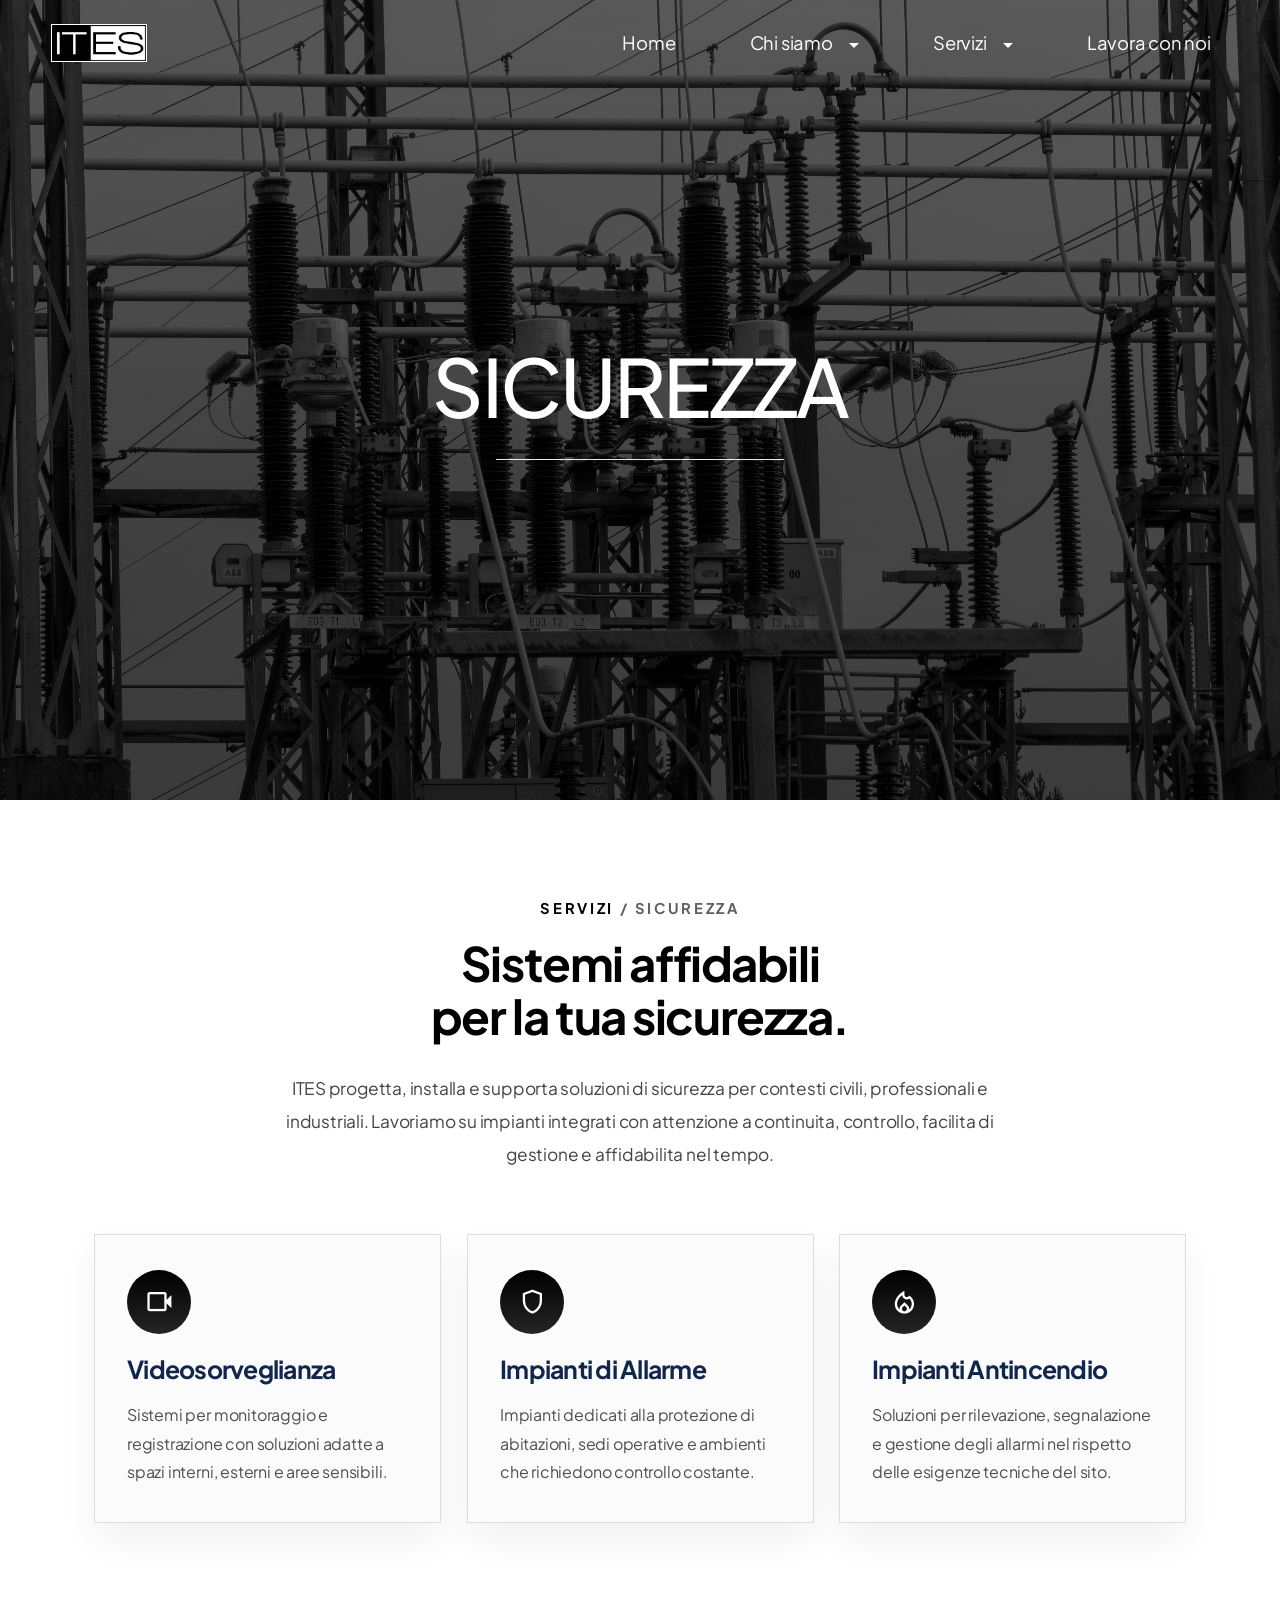
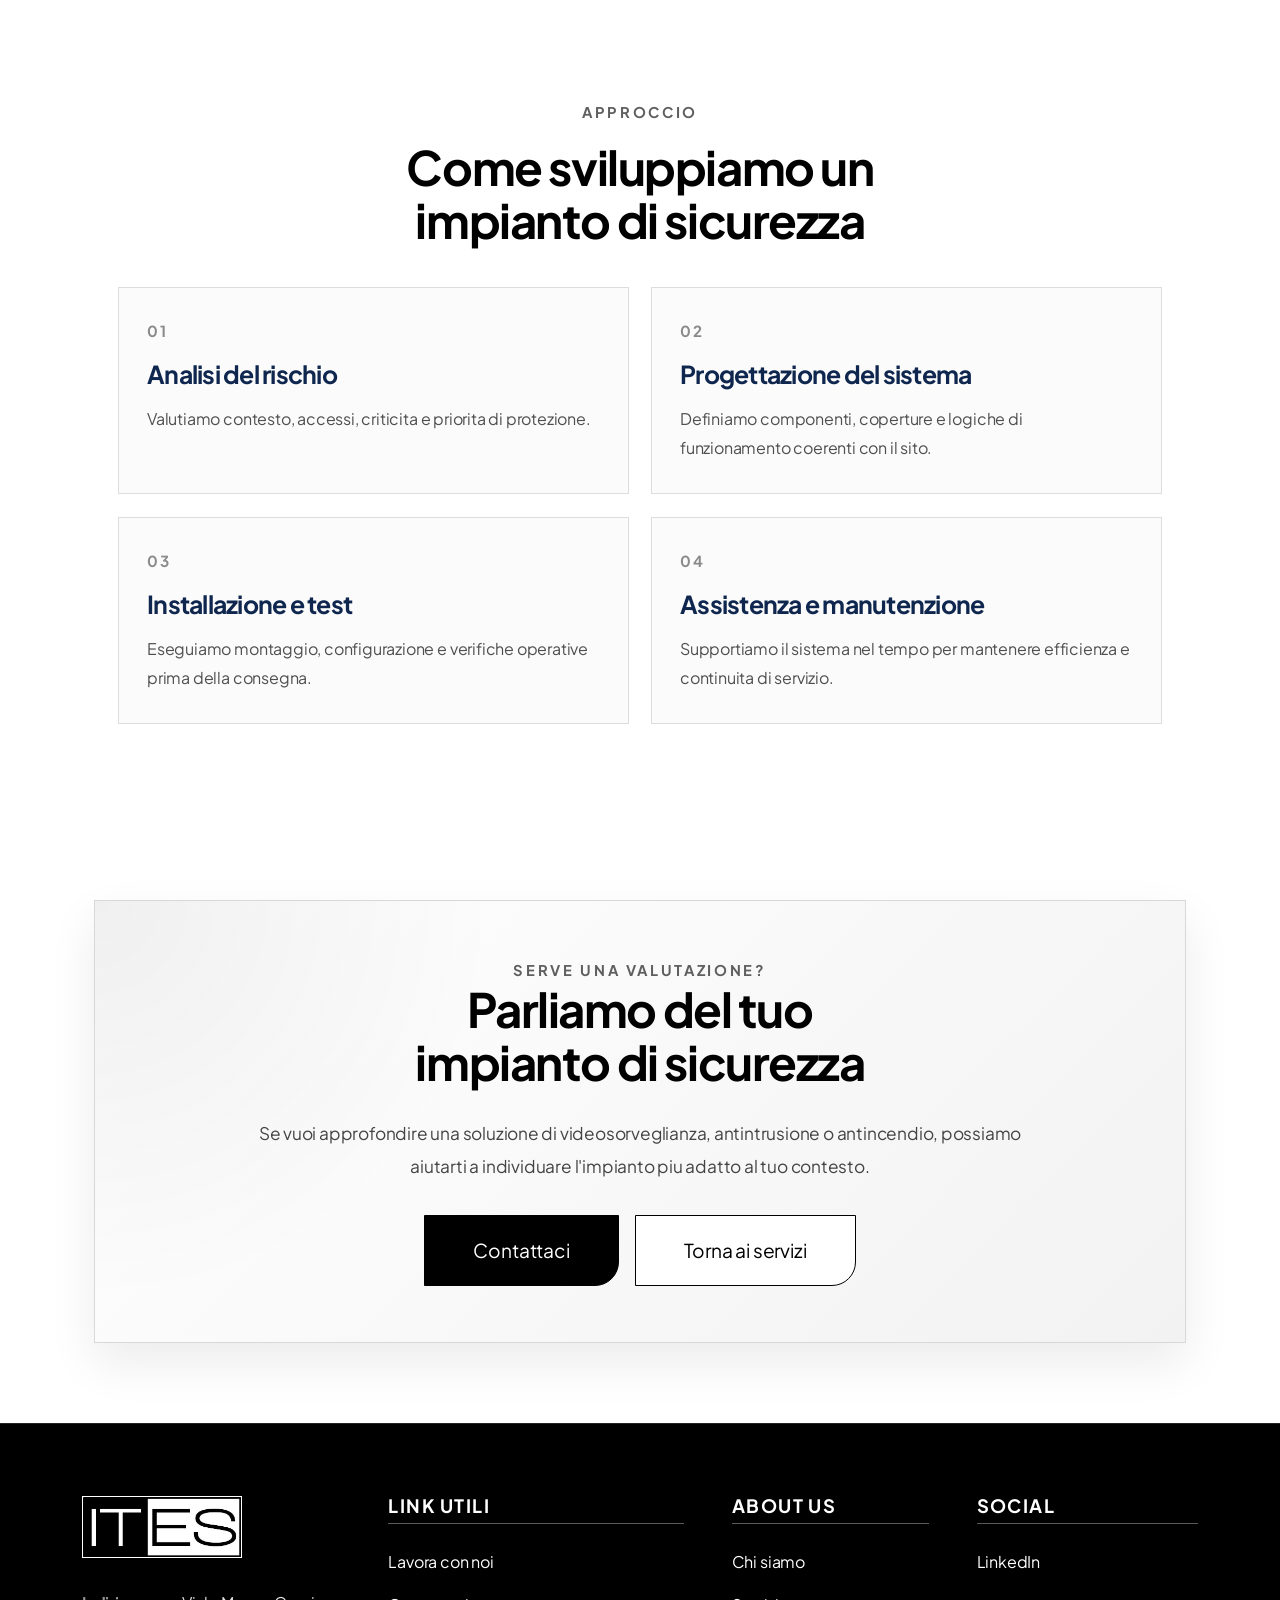
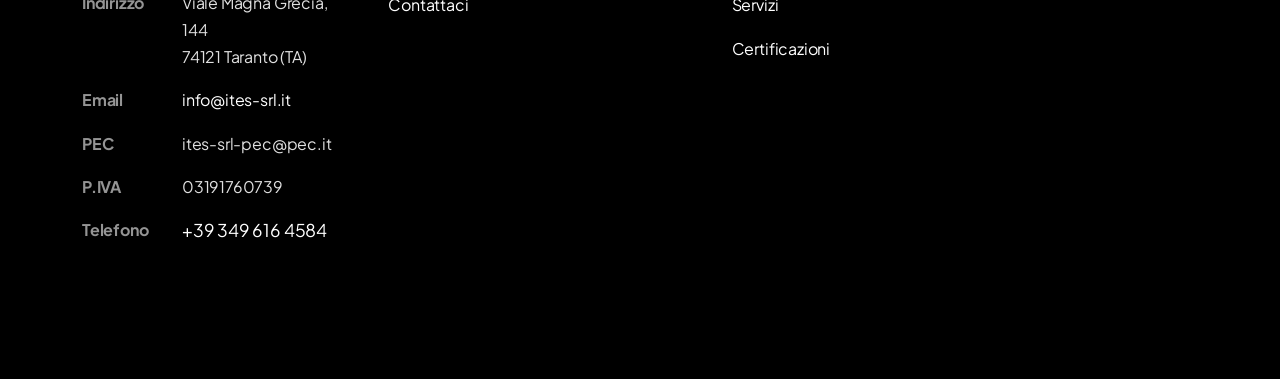
<file: html/servizi/sicurezza.html>
<!DOCTYPE html>
<html lang="en">

<head>
  <meta charset="UTF-8">
  <meta name="viewport" content="width=device-width, initial-scale=1.0">
  <meta name="description" content="ITES installa sistemi di videosorveglianza, allarme e antincendio per abitazioni, uffici e aziende. Protezione su misura. Richiedi un sopralluogo gratuito." />
  <link rel="icon" href="/favicon.ico" sizes="any" />
  <link rel="icon" href="../../res/favicon.svg" type="image/svg+xml" class="logoSito" />

  <title>Sicurezza</title>

  <link rel="preconnect" href="https://fonts.googleapis.com" />
  <link rel="preconnect" href="https://fonts.gstatic.com" crossorigin />
  <link href="https://fonts.googleapis.com/css2?family=Plus+Jakarta+Sans:wght@300;400;500;600;700;800&display=swap"
    rel="stylesheet" />
  <link rel="stylesheet"
    href="https://fonts.googleapis.com/css2?family=Material+Symbols+Outlined:opsz,wght,FILL,GRAD@20..48,100..700,0..1,-50..200" />
  <link href="https://cdn.jsdelivr.net/npm/bootstrap@5.3.3/dist/css/bootstrap.min.css" rel="stylesheet"
    integrity="sha384-QWTKZyjpPEjISv5WaRU9OFeRpok6YctnYmDr5pNlyT2bRjXh0JMhjY6hW+ALEwIH" crossorigin="anonymous" />
  <link rel="stylesheet" href="../../css/style.css" />
</head>

<body>

  <nav class="navbar sticky-top bg-body-tertiary navbar-expand-lg navbar-light" id="siteNavbar">
    <div class="container-fluid">
      <a class="navbar-brand d-flex align-items-center" href="../../index.html">
        <img src="../../res/Brend Logo.jpg" alt="Logo ITES" id="logoBrand" class="img-fluid" style="max-height: 50px" />
      </a>

      <button class="navbar-toggler custom-toggler" type="button" data-bs-toggle="offcanvas"
        data-bs-target="#navbarNavDropdown" aria-controls="navbarNavDropdown" aria-expanded="false"
        aria-label="Toggle navigation">
        <span class="custom-toggler-line"></span>
        <span class="custom-toggler-line"></span>
        <span class="custom-toggler-line"></span>
      </button>

      <div class="offcanvas offcanvas-lg offcanvas-end" tabindex="-1" id="navbarNavDropdown"
        aria-labelledby="navbarNavDropdownLabel">
        <div class="offcanvas-header d-lg-none">
          <img src="../../res/Brend Logo.jpg" alt="Logo ITES" id="logoBrand" class="img-fluid"
            style="max-height: 50px" />
          <button type="button" class="btn-close" data-bs-dismiss="offcanvas" aria-label="Close"></button>
        </div>
        <div class="offcanvas-body">
          <ul class="navbar-nav ms-auto">
            <li class="nav-item">
              <a class="nav-link" aria-current="page" href="../../index.html">Home</a>
            </li>
            <li class="nav-item dropdown nav-item-dropdown-link">
              <a class="nav-link" href="../../html/chi-siamo.html">Chi siamo</a>
              <button class="nav-link dropdown-toggle dropdown-toggle-split" type="button" data-bs-toggle="dropdown"
                aria-expanded="false" aria-label="Apri menu Chi siamo"></button>
              <ul class="dropdown-menu">
                <li><a class="dropdown-item" href="../../html/contatti.html">Contattaci</a></li>
                <li><a class="dropdown-item" href="../../html/certificazioni.html">Certificazioni</a></li>
              </ul>
            </li>
            <li class="nav-item dropdown nav-item-dropdown-link">
              <a class="nav-link" href="../../html/servizi.html">Servizi</a>
              <button class="nav-link dropdown-toggle dropdown-toggle-split" type="button" data-bs-toggle="dropdown"
                aria-expanded="false" aria-label="Apri menu Servizi"></button>
              <ul class="dropdown-menu">
                <li><a class="dropdown-item" href="../../html/servizi/sicurezza.html">Sicurezza</a></li>
                <li><a class="dropdown-item" href="../../html/servizi/urbani.html">Urbani</a></li>
                <li><a class="dropdown-item" href="../../html/servizi/impianti-elettrici.html">Impianti Elettrici</a></li>
                <li><a class="dropdown-item" href="../../html/servizi/comfort.html">Comfort &amp; Clima</a></li>
              </ul>
            </li>
            <li class="nav-item">
              <a class="nav-link" href="../../html/lavora-con-noi.html">Lavora con noi</a>
            </li>
          </ul>
        </div>
      </div>
    </div>
  </nav>

  <div class="titolo-pagina-servizi-sicurezza row align-items-center">
    <div class="col">
      <h1 class="titolo-principale about-title-main text-center">
        SICUREZZA
      </h1>
      <span class="elementor-divider-separatorTitoloChiSiamo"></span>
    </div>
  </div>

  <main class="container security-services-page">
    <section class="security-services-intro text-center">
      <p class="security-services-intro__eyebrow"><a href="../../html/servizi.html"
          style="text-decoration: none; color: black;">Servizi</a> / Sicurezza</p>
      <h2 class="security-services-intro__title">
        Sistemi affidabili per la tua sicurezza.
      </h2>
      <p class="security-services-intro__text">
        ITES progetta, installa e supporta soluzioni di sicurezza per contesti civili,
        professionali e industriali. Lavoriamo su impianti integrati con attenzione a continuita,
        controllo, facilita di gestione e affidabilita nel tempo.
      </p>
    </section>

    <section class="security-services-grid" aria-label="Aree di intervento sicurezza">
      <article class="security-service-card">
        <span class="material-symbols-outlined security-service-card__icon">videocam</span>
        <h3 class="security-service-card__title">Videosorveglianza</h3>
        <p class="security-service-card__text">
          Sistemi per monitoraggio e registrazione con soluzioni adatte a spazi interni,
          esterni e aree sensibili.
        </p>
      </article>

      <article class="security-service-card">
        <span class="material-symbols-outlined security-service-card__icon">shield</span>
        <h3 class="security-service-card__title">Impianti di Allarme</h3>
        <p class="security-service-card__text">
          Impianti dedicati alla protezione di abitazioni, sedi operative e ambienti
          che richiedono controllo costante.
        </p>
      </article>

      <article class="security-service-card">
        <span class="material-symbols-outlined security-service-card__icon">local_fire_department</span>
        <h3 class="security-service-card__title">Impianti Antincendio</h3>
        <p class="security-service-card__text">
          Soluzioni per rilevazione, segnalazione e gestione degli allarmi nel rispetto
          delle esigenze tecniche del sito.
        </p>
      </article>
    </section>

    <section class="security-services-benefits">
      <div class="security-services-benefits__intro text-center">
        <p class="security-services-intro__eyebrow">Approccio</p>
        <h2 class="security-services-benefits__title">Come sviluppiamo un impianto di sicurezza</h2>
      </div>

      <div class="security-services-benefits__list">
        <article class="security-benefit-card">
          <span class="security-benefit-card__number">01</span>
          <h3 class="security-benefit-card__title">Analisi del rischio</h3>
          <p class="security-benefit-card__text">Valutiamo contesto, accessi, criticita e priorita di protezione.</p>
        </article>

        <article class="security-benefit-card">
          <span class="security-benefit-card__number">02</span>
          <h3 class="security-benefit-card__title">Progettazione del sistema</h3>
          <p class="security-benefit-card__text">Definiamo componenti, coperture e logiche di funzionamento coerenti
            con il sito.</p>
        </article>

        <article class="security-benefit-card">
          <span class="security-benefit-card__number">03</span>
          <h3 class="security-benefit-card__title">Installazione e test</h3>
          <p class="security-benefit-card__text">Eseguiamo montaggio, configurazione e verifiche operative prima della
            consegna.</p>
        </article>

        <article class="security-benefit-card">
          <span class="security-benefit-card__number">04</span>
          <h3 class="security-benefit-card__title">Assistenza e manutenzione</h3>
          <p class="security-benefit-card__text">Supportiamo il sistema nel tempo per mantenere efficienza e
            continuita di servizio.</p>
        </article>
      </div>
    </section>

    <section class="security-services-cta text-center">
      <span class="security-services-cta__eyebrow">Serve una valutazione?</span>
      <h2 class="security-services-cta__title">Parliamo del tuo impianto di sicurezza</h2>
      <p class="security-services-cta__text">
        Se vuoi approfondire una soluzione di videosorveglianza, antintrusione o antincendio,
        possiamo aiutarti a individuare l'impianto piu adatto al tuo contesto.
      </p>
      <div class="heroActions security-services-cta__actions">
        <a href="../../html/contatti.html" class="linkScopri">Contattaci</a>
        <a href="../../html/servizi.html" class="linkScopri security-services-cta__secondary">Torna ai servizi</a>
      </div>
    </section>
  </main>

  <footer class="site-footer site-footer--home">
    <div class="container site-footer__inner">
      <div class="site-footer__brand">
        <img src="../../res/Brend Logo.jpg" alt="Logo ITES" class="site-footer__logo-image" />

        <ul class="site-footer__list site-footer__contacts list-unstyled pt-3">
          <li><span class="site-footer__label">Indirizzo</span><span class="site-footer__value site-footer__value--address">Viale Magna Grecia, 144<br/>74121 Taranto (TA)</span></li>
          <li><span class="site-footer__label">Email</span><a href="mailto:info@ites-srl.it"
              class="site-footer__value footer-link">info@ites-srl.it</a></li>
          <li><span class="site-footer__label">PEC</span><span class="site-footer__value">ites-srl-pec@pec.it</span></li>
          <li><span class="site-footer__label">P.IVA</span><span class="site-footer__value">03191760739</span></li>
          <li><span class="site-footer__label">Telefono</span><a href="tel:+393496164584"
              class="site-footer__value site-footer__phone footer-link">+39 349 616 4584</a></li>
        </ul>
      </div>

      <div class="site-footer__section">
        <h5 class="site-footer__title">Link Utili</h5>
        <ul class="site-footer__list list-unstyled">
          <li><a href="../../html/lavora-con-noi.html" class="footer-link">Lavora con noi</a></li>
          <li><a href="../../html/contatti.html" class="footer-link">Contattaci</a></li>
        </ul>
      </div>

      <div class="site-footer__section">
        <h5 class="site-footer__title">About Us</h5>
        <ul class="site-footer__list list-unstyled">
          <li><a href="../../html/chi-siamo.html" class="footer-link">Chi siamo</a></li>
          <li><a href="../../html/servizi.html" class="footer-link">Servizi</a></li>
          <li><a href="../../html/certificazioni.html" class="footer-link">Certificazioni</a></li>
        </ul>
      </div>

      <div class="site-footer__section">
        <h5 class="site-footer__title">Social</h5>
        <ul class="site-footer__list list-unstyled">
          <li><a href="https://www.linkedin.com/company/ites-srl/?viewAsMember=true" class="footer-link" target="_blank" rel="noopener noreferrer">LinkedIn</a></li>
        </ul>
      </div>
    </div>
    <div class="elementor-divider site-footer__divider">
      <span class="elementor-divider-separator site-footer__divider-separator"></span>
    </div>
  </footer>

  <script src="https://cdn.jsdelivr.net/npm/bootstrap@5.3.3/dist/js/bootstrap.bundle.min.js"
    integrity="sha384-YvpcrYf0tY3lHB60NNkmXc5s9fDVZLESaAA55NDzOxhy9GkcIdslK1eN7N6jIeHz"
    crossorigin="anonymous"></script>
  <script src="../../js/script.js"></script>

</body>

</html>
</file>
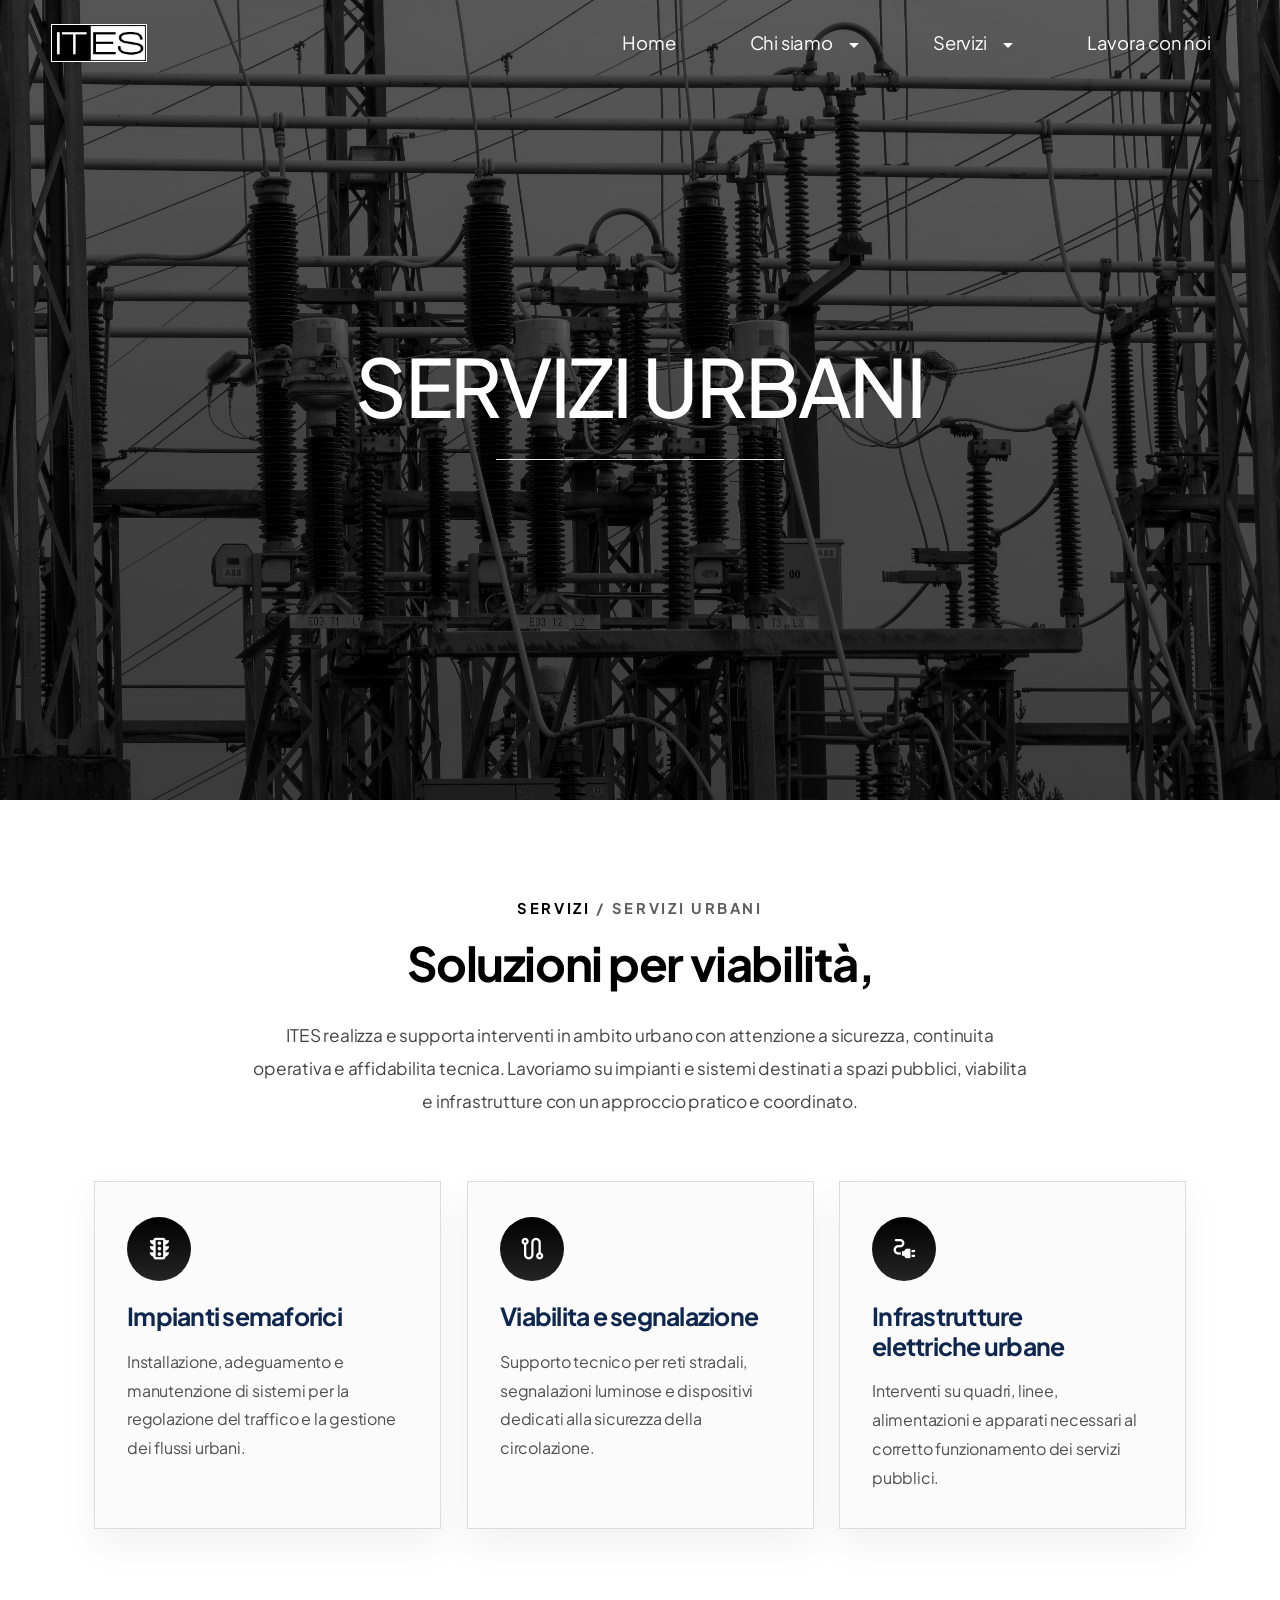
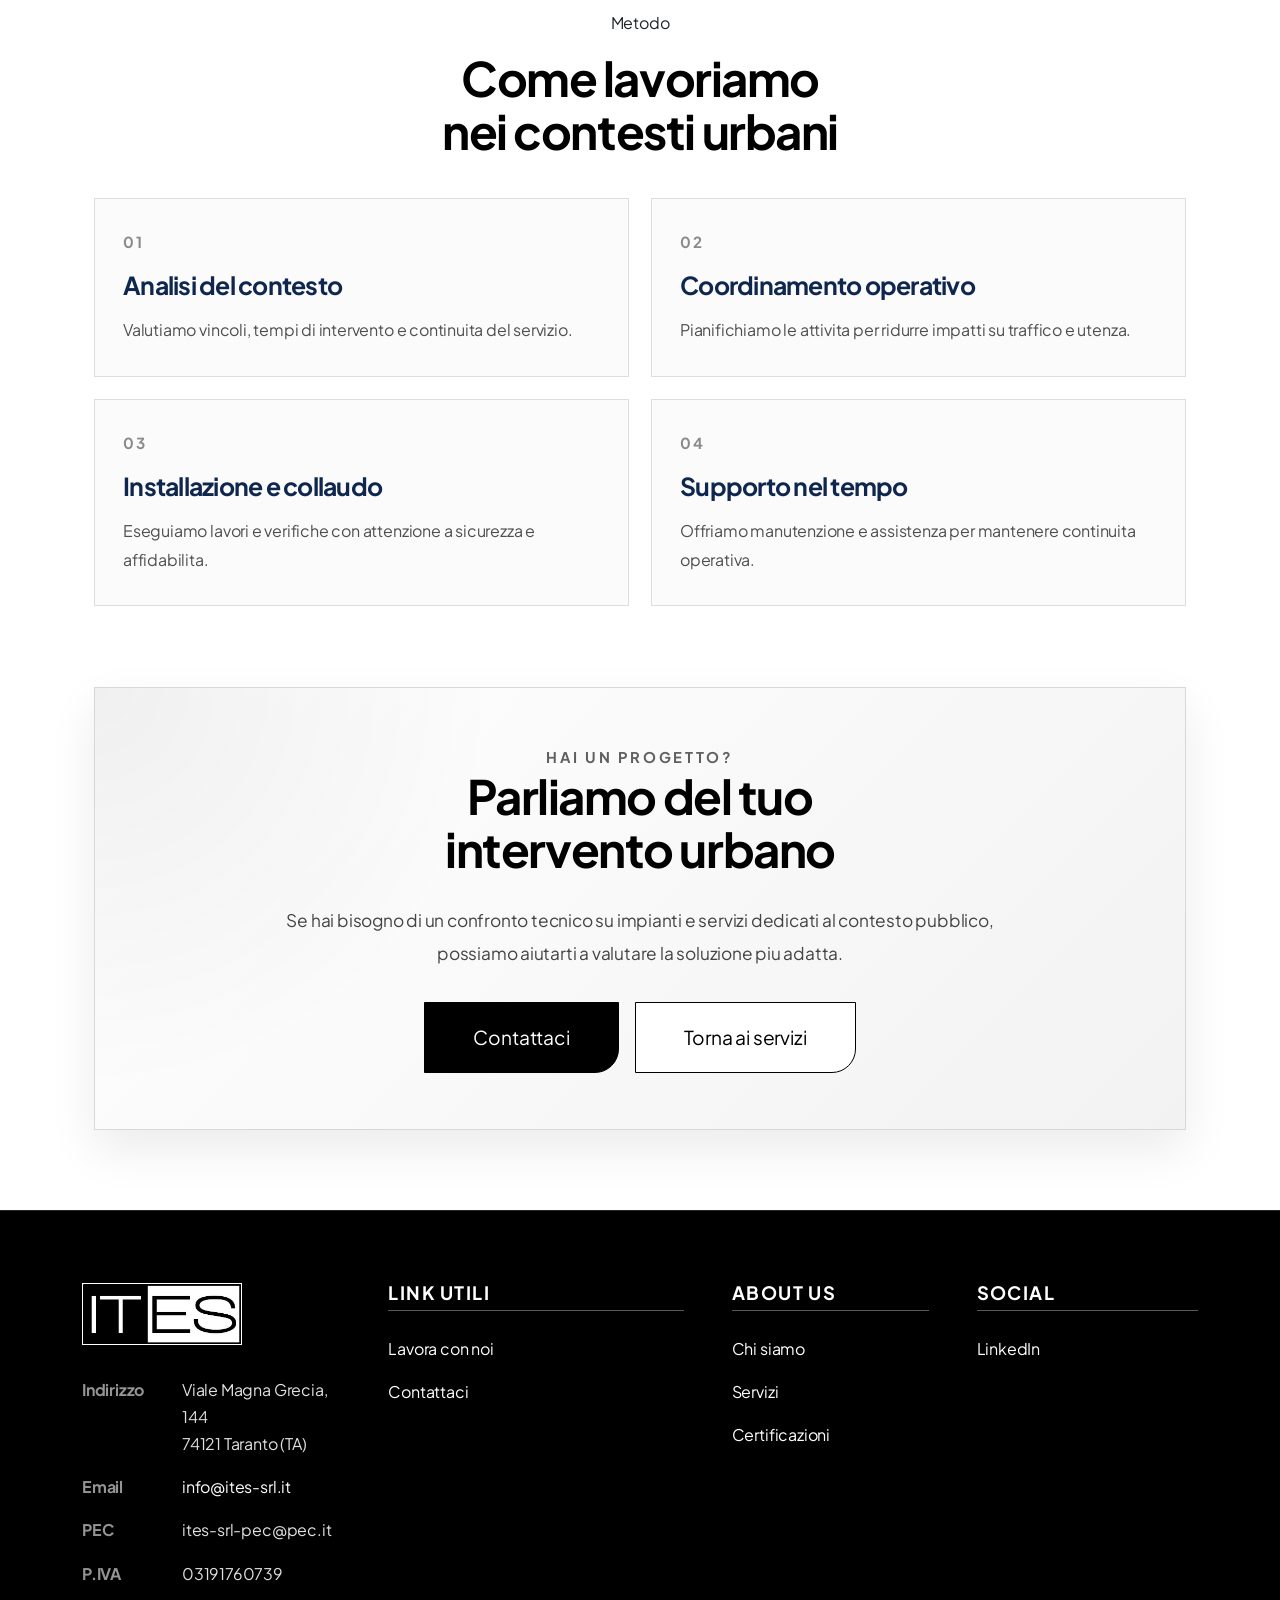
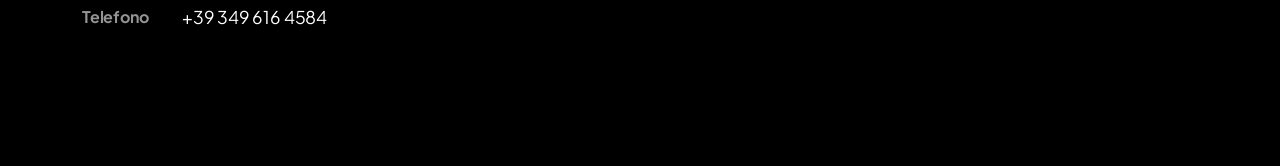
<file: html/servizi/urbani.html>
<!DOCTYPE html>
<html lang="en">

<head>
  <meta charset="UTF-8">
  <meta name="viewport" content="width=device-width, initial-scale=1.0">
  <meta name="description" content="ITES installa e gestisce impianti semaforici, segnalazione stradale e infrastrutture elettriche urbane. Affidabilità tecnica al servizio del territorio." />
  <link rel="icon" href="/favicon.ico" sizes="any" />
  <link rel="icon" href="../../res/favicon.svg" type="image/svg+xml" class="logoSito" />

  <title>Servizi Urbani</title>

  <link rel="preconnect" href="https://fonts.googleapis.com" />
  <link rel="preconnect" href="https://fonts.gstatic.com" crossorigin />
  <link href="https://fonts.googleapis.com/css2?family=Plus+Jakarta+Sans:wght@300;400;500;600;700;800&display=swap"
    rel="stylesheet" />
  <link rel="stylesheet"
    href="https://fonts.googleapis.com/css2?family=Material+Symbols+Outlined:opsz,wght,FILL,GRAD@20..48,100..700,0..1,-50..200" />
  <link href="https://cdn.jsdelivr.net/npm/bootstrap@5.3.3/dist/css/bootstrap.min.css" rel="stylesheet"
    integrity="sha384-QWTKZyjpPEjISv5WaRU9OFeRpok6YctnYmDr5pNlyT2bRjXh0JMhjY6hW+ALEwIH" crossorigin="anonymous" />
  <link rel="stylesheet" href="../../css/style.css" />
</head>

<body>
  <nav class="navbar sticky-top bg-body-tertiary navbar-expand-lg navbar-light" id="siteNavbar">
    <div class="container-fluid">
      <a class="navbar-brand d-flex align-items-center" href="../../index.html">
        <img src="../../res/Brend Logo.jpg" alt="Logo ITES" id="logoBrand" class="img-fluid" style="max-height: 50px" />
      </a>

      <button class="navbar-toggler custom-toggler" type="button" data-bs-toggle="offcanvas"
        data-bs-target="#navbarNavDropdown" aria-controls="navbarNavDropdown" aria-expanded="false"
        aria-label="Toggle navigation">
        <span class="custom-toggler-line"></span>
        <span class="custom-toggler-line"></span>
        <span class="custom-toggler-line"></span>
      </button>

      <div class="offcanvas offcanvas-lg offcanvas-end" tabindex="-1" id="navbarNavDropdown"
        aria-labelledby="navbarNavDropdownLabel">
        <div class="offcanvas-header d-lg-none">
          <img src="../../res/Brend Logo.jpg" alt="Logo ITES" id="logoBrand" class="img-fluid"
            style="max-height: 50px" />
          <button type="button" class="btn-close" data-bs-dismiss="offcanvas" aria-label="Close"></button>
        </div>
        <div class="offcanvas-body">
          <ul class="navbar-nav ms-auto">
            <li class="nav-item">
              <a class="nav-link" aria-current="page" href="../../index.html">Home</a>
            </li>
            <li class="nav-item dropdown nav-item-dropdown-link">
              <a class="nav-link" href="../../html/chi-siamo.html">Chi siamo</a>
              <button class="nav-link dropdown-toggle dropdown-toggle-split" type="button" data-bs-toggle="dropdown"
                aria-expanded="false" aria-label="Apri menu Chi siamo"></button>
              <ul class="dropdown-menu">
                <li><a class="dropdown-item" href="../../html/contatti.html">Contattaci</a></li>
                <li><a class="dropdown-item" href="../../html/certificazioni.html">Certificazioni</a></li>
              </ul>
            </li>
            <li class="nav-item dropdown nav-item-dropdown-link">
              <a class="nav-link" href="../../html/servizi.html">Servizi</a>
              <button class="nav-link dropdown-toggle dropdown-toggle-split" type="button" data-bs-toggle="dropdown"
                aria-expanded="false" aria-label="Apri menu Servizi"></button>
              <ul class="dropdown-menu">
                <li><a class="dropdown-item" href="../../html/servizi/sicurezza.html">Sicurezza</a></li>
                <li><a class="dropdown-item" href="../../html/servizi/urbani.html">Urbani</a></li>
                <li><a class="dropdown-item" href="../../html/servizi/impianti-elettrici.html">Impianti Elettrici</a></li>
                <li><a class="dropdown-item" href="../../html/servizi/comfort.html">Comfort &amp; Clima</a></li>
              </ul>
            </li>
            <li class="nav-item">
              <a class="nav-link" href="../../html/lavora-con-noi.html">Lavora con noi</a>
            </li>
          </ul>
        </div>
      </div>
    </div>
  </nav>

  <div class="titolo-pagina-servizi-urbani row align-items-center">
    <div class="col">
      <h1 class="titolo-principale about-title-main text-center">
        SERVIZI URBANI
      </h1>
      <span class="elementor-divider-separatorTitoloChiSiamo"></span>
    </div>
  </div>

  <main class="container urban-services-page">
    <section class="urban-services-intro text-center">
      <p class="security-services-intro__eyebrow"><a href="../../html/servizi.html"
          style="text-decoration: none; color: black;">Servizi</a> / Servizi Urbani</p>
      <h2 class="urban-services-intro__title">
        Soluzioni per viabilità,
      </h2>
      <p class="urban-services-intro__text">
        ITES realizza e supporta interventi in ambito urbano con attenzione a sicurezza,
        continuita operativa e affidabilita tecnica. Lavoriamo su impianti e sistemi
        destinati a spazi pubblici, viabilita e infrastrutture con un approccio pratico e coordinato.
      </p>
    </section>

    <section class="urban-services-grid" aria-label="Aree di intervento urbane">
      <article class="urban-service-card">
        <span class="material-symbols-outlined urban-service-card__icon">traffic</span>
        <h3 class="urban-service-card__title">Impianti semaforici</h3>
        <p class="urban-service-card__text">
          Installazione, adeguamento e manutenzione di sistemi per la regolazione del traffico
          e la gestione dei flussi urbani.
        </p>
      </article>

      <article class="urban-service-card">
        <span class="material-symbols-outlined urban-service-card__icon">route</span>
        <h3 class="urban-service-card__title">Viabilita e segnalazione</h3>
        <p class="urban-service-card__text">
          Supporto tecnico per reti stradali, segnalazioni luminose e dispositivi dedicati
          alla sicurezza della circolazione.
        </p>
      </article>

      <article class="urban-service-card">
        <span class="material-symbols-outlined urban-service-card__icon">electrical_services</span>
        <h3 class="urban-service-card__title">Infrastrutture elettriche urbane</h3>
        <p class="urban-service-card__text">
          Interventi su quadri, linee, alimentazioni e apparati necessari al corretto funzionamento
          dei servizi pubblici.
        </p>
      </article>
    </section>

    <section class="urban-services-benefits">
      <div class="urban-services-benefits__intro text-center">
        <p class="urban-services-intro__eyebrow">Metodo</p>
        <h2 class="urban-services-benefits__title">Come lavoriamo nei contesti urbani</h2>
      </div>

      <div class="urban-services-benefits__list">
        <article class="urban-benefit-card">
          <span class="urban-benefit-card__number">01</span>
          <h3 class="urban-benefit-card__title">Analisi del contesto</h3>
          <p class="urban-benefit-card__text">Valutiamo vincoli, tempi di intervento e continuita del servizio.</p>
        </article>

        <article class="urban-benefit-card">
          <span class="urban-benefit-card__number">02</span>
          <h3 class="urban-benefit-card__title">Coordinamento operativo</h3>
          <p class="urban-benefit-card__text">Pianifichiamo le attivita per ridurre impatti su traffico e utenza.</p>
        </article>

        <article class="urban-benefit-card">
          <span class="urban-benefit-card__number">03</span>
          <h3 class="urban-benefit-card__title">Installazione e collaudo</h3>
          <p class="urban-benefit-card__text">Eseguiamo lavori e verifiche con attenzione a sicurezza e affidabilita.
          </p>
        </article>

        <article class="urban-benefit-card">
          <span class="urban-benefit-card__number">04</span>
          <h3 class="urban-benefit-card__title">Supporto nel tempo</h3>
          <p class="urban-benefit-card__text">Offriamo manutenzione e assistenza per mantenere continuita operativa.</p>
        </article>
      </div>
    </section>

    <section class="urban-services-cta text-center">
      <span class="urban-services-cta__eyebrow">Hai un progetto?</span>
      <h2 class="urban-services-cta__title">Parliamo del tuo intervento urbano</h2>
      <p class="urban-services-cta__text">
        Se hai bisogno di un confronto tecnico su impianti e servizi dedicati al contesto pubblico,
        possiamo aiutarti a valutare la soluzione piu adatta.
      </p>
      <div class="heroActions urban-services-cta__actions">
        <a href="../../html/contatti.html" class="linkScopri">Contattaci</a>
        <a href="../../html/servizi.html" class="linkScopri urban-services-cta__secondary">Torna ai servizi</a>
      </div>
    </section>
  </main>

  <footer class="site-footer site-footer--home">
    <div class="container site-footer__inner">
      <div class="site-footer__brand">
        <img src="../../res/Brend Logo.jpg" alt="Logo ITES" class="site-footer__logo-image" />

        <ul class="site-footer__list site-footer__contacts list-unstyled pt-3">
          <li><span class="site-footer__label">Indirizzo</span><span class="site-footer__value site-footer__value--address">Viale Magna Grecia, 144<br/>74121 Taranto (TA)</span></li>
          <li><span class="site-footer__label">Email</span><a href="mailto:info@ites-srl.it"
              class="site-footer__value footer-link">info@ites-srl.it</a></li>
          <li><span class="site-footer__label">PEC</span><span class="site-footer__value">ites-srl-pec@pec.it</span></li>
          <li><span class="site-footer__label">P.IVA</span><span class="site-footer__value">03191760739</span></li>
          <li><span class="site-footer__label">Telefono</span><a href="tel:+393496164584"
              class="site-footer__value site-footer__phone footer-link">+39 349 616 4584</a></li>
        </ul>
      </div>

      <div class="site-footer__section">
        <h5 class="site-footer__title">Link Utili</h5>
        <ul class="site-footer__list list-unstyled">
          <li><a href="../../html/lavora-con-noi.html" class="footer-link">Lavora con noi</a></li>
          <li><a href="../../html/contatti.html" class="footer-link">Contattaci</a></li>
        </ul>
      </div>

      <div class="site-footer__section">
        <h5 class="site-footer__title">About Us</h5>
        <ul class="site-footer__list list-unstyled">
          <li><a href="../../html/chi-siamo.html" class="footer-link">Chi siamo</a></li>
          <li><a href="../../html/servizi.html" class="footer-link">Servizi</a></li>
          <li><a href="../../html/certificazioni.html" class="footer-link">Certificazioni</a></li>
        </ul>
      </div>

      <div class="site-footer__section">
        <h5 class="site-footer__title">Social</h5>
        <ul class="site-footer__list list-unstyled">
          <li><a href="https://www.linkedin.com/company/ites-srl/?viewAsMember=true" class="footer-link" target="_blank" rel="noopener noreferrer">LinkedIn</a></li>
        </ul>
      </div>
    </div>
    <div class="elementor-divider site-footer__divider">
      <span class="elementor-divider-separator site-footer__divider-separator"></span>
    </div>
  </footer>

  <script src="https://cdn.jsdelivr.net/npm/bootstrap@5.3.3/dist/js/bootstrap.bundle.min.js"
    integrity="sha384-YvpcrYf0tY3lHB60NNkmXc5s9fDVZLESaAA55NDzOxhy9GkcIdslK1eN7N6jIeHz"
    crossorigin="anonymous"></script>
  <script src="../../js/script.js"></script>
</body>

</html>
</file>
<file: css/style.css>
/** {
  outline: 1px solid red;
}*/

:root {
  --font-sans: "Plus Jakarta Sans", "Inter", -apple-system, BlinkMacSystemFont, "Segoe UI", sans-serif;
  --font-heading-weight: 700;
  --font-body-weight: 400;
  --tracking-tight: -0.03em;
  --tracking-normal: -0.012em;
  --reveal-duration: 0.65s;
  --reveal-easing: cubic-bezier(0.22, 1, 0.36, 1);
  --reveal-distance: 24px;
}

html {
  -webkit-text-size-adjust: 100%;
  text-rendering: optimizeLegibility;
  -webkit-font-smoothing: antialiased;
  -moz-osx-font-smoothing: grayscale;
}

::selection {
  color: white;
  /* testo nero molto trasparente */
  background: rgba(0, 0, 0, 0.745);
  /* sfondo quasi invisibile */
}

.titolo-principale {
  font-family: var(--font-sans);
  font-weight: 500;
  letter-spacing: var(--tracking-tight);
}

/******************* ELEMENTI COMUNI NELLE PAGINE *******************/

body,
button,
input,
select,
textarea {
  font-family: var(--font-sans);
}

body {
  font-weight: var(--font-body-weight);
  line-height: 1.6;
  letter-spacing: var(--tracking-normal);
}

h1,
h2,
h3,
h4,
h5,
h6,
.display-1,
.display-2,
.display-3,
.display-4,
.display-5,
.display-6 {
  font-family: var(--font-sans);
  font-weight: var(--font-heading-weight);
  line-height: 1.12;
  letter-spacing: var(--tracking-tight);
  text-wrap: balance;
}

p,
li,
blockquote,
figcaption,
label,
.form-control,
.form-select,
.form-check-label,
.btn,
.nav-link,
.dropdown-item,
input,
select,
textarea,
button {
  letter-spacing: var(--tracking-normal);
}

p,
li,
blockquote,
figcaption {
  line-height: 1.7;
}

/* ON-SCROLL REVEALS */
.reveal-ready [data-reveal] {
  opacity: 0;
  transform: var(--reveal-transform, translate3d(0, var(--reveal-distance), 0));
  transition:
    opacity var(--reveal-duration) var(--reveal-easing),
    transform var(--reveal-duration) var(--reveal-easing);
  transition-delay: var(--reveal-delay, 0ms);
  will-change: transform, opacity;
  animation: none !important;
}

.reveal-ready [data-reveal="up"] {
  --reveal-transform: translate3d(0, var(--reveal-distance), 0);
}

.reveal-ready [data-reveal="left"] {
  --reveal-transform: translate3d(-24px, 0, 0);
}

.reveal-ready [data-reveal="right"] {
  --reveal-transform: translate3d(24px, 0, 0);
}

.reveal-ready [data-reveal="scale"] {
  --reveal-transform: scale(0.985);
}

.reveal-ready [data-reveal].is-visible {
  opacity: 1;
  transform: none;
}

@media (prefers-reduced-motion: reduce) {
  .reveal-ready [data-reveal] {
    opacity: 1;
    transform: none;
    transition: none;
    animation: none !important;
    will-change: auto;
  }
}

/*NAVBAR*/
.navbar {
  position: fixed;
  top: 0;
  left: 0;
  width: 100%;
  background-color: transparent !important;
  padding: 0px 20px;
  align-items: center;
  transition: background-color 0.25s ease, box-shadow 0.25s ease;
  z-index: 1030;
  box-shadow: none;
}

.navbar.navbar-scrolled {
  background-color: rgba(0, 0, 0, 0.95) !important;
  box-shadow: 0 10px 30px rgba(0, 0, 0, 0.18);
}

.navbar-toggler {
  border: none;
  border-radius: 0;
  background: transparent;
  box-shadow: none !important;
  margin-left: 0;
  padding: 0;
}

#logoBrand {
  width: 6rem;
  cursor: pointer;
  border: 1px solid white;
  margin: 1.2rem;
}

.navbar-brand {
  color: #ffffff !important;
  font-weight: bold;
}

.navbar-toggler:focus {
  box-shadow: none;
}

.custom-toggler {
  width: 2.25rem;
  height: 2.25rem;
  display: inline-flex;
  flex-direction: column;
  justify-content: center;
  align-items: center;
  gap: 0.32rem;
}

.custom-toggler-line {
  display: block;
  width: 1.85rem;
  height: 2px;
  background-color: #ffffff;
  transition: transform 0.3s ease, opacity 0.25s ease;
  transform-origin: center;
}

.custom-toggler[aria-expanded="true"] .custom-toggler-line:nth-child(1) {
  transform: translateY(6.7px) rotate(45deg);
}

.custom-toggler[aria-expanded="true"] .custom-toggler-line:nth-child(2) {
  opacity: 0;
}

.custom-toggler[aria-expanded="true"] .custom-toggler-line:nth-child(3) {
  transform: translateY(-6.7px) rotate(-45deg);
}

/* Navbar Links */
.navbar-nav {
  display: flex;
  justify-content: end;
  flex: 1;
}

.nav-link {
  border-bottom: 1px solid transparent;
  color: #ffffff !important;
  font-weight: 400;
  font-size: clamp(0.95rem, 0.45vw + 0.8rem, 1.15rem);
  margin: 0 26px;
  text-align: center;
  transition: border-color 0.3s ease, color 0.3s ease;
  padding-left: 0.7rem !important;
  padding-right: 0.7rem !important;
  white-space: nowrap;
}

.nav-link:hover {
  color: #ced4da !important;
  border-color: white;
}

.nav-item-dropdown-link {
  display: flex;
  align-items: center;
}

.nav-item-dropdown-link>.nav-link {
  margin-right: 0;
  padding-right: 0.35rem !important;
}

.navbar .dropdown-toggle {
  border: 0;
  background: transparent;
  box-shadow: none;
  margin: 0 26px 0 0;
  padding-left: 0.2rem !important;
  padding-right: 0.7rem !important;
}

.navbar .dropdown-toggle::after {
  margin-left: 0.45rem;
  vertical-align: 0.12em;
}

.navbar .dropdown-toggle:focus {
  box-shadow: none;
}

.navbar .dropdown-menu {
  background-color: rgba(0, 0, 0, 0.92);
  border: 1px solid rgba(255, 255, 255, 0.14);
  border-radius: 0;
  min-width: 13rem;
  padding: 0.4rem 0;
}

.navbar .dropdown-item {
  color: #ffffff;
  font-weight: 300;
  padding: 0.7rem 1rem;
  transition: background-color 0.25s ease, color 0.25s ease;
}

.navbar .dropdown-item:hover,
.navbar .dropdown-item:focus {
  color: #ced4da;
  background-color: rgba(255, 255, 255, 0.08);
}

/* Offcanvas Menu */
.offcanvas {
  background-color: black !important;
  color: #ffffff;
}

.offcanvas .btn-close,
.offcanvas-lg .btn-close {
  filter: invert(1);
}

/*FOOTER*/

.site-footer {
  color: white;
  background-color: black;
  border-top: 1px solid rgba(255, 255, 255, 0.14);
  padding: 4.5rem 0;
}

.site-footer__inner {
  display: grid;
  grid-template-columns: 1.05fr 1.2fr 0.8fr 0.9fr;
  gap: 3rem;
  align-items: start;
}

.site-footer__brand,
.site-footer__section {
  min-width: 0;
}

.site-footer__logo-image {
  display: block;
  width: min(160px, 100%);
  height: auto;
  margin-bottom: 0.9rem;
  border: 1px solid white;
}

.site-footer__tagline {
  max-width: 18rem;
  margin: 0;
  font-size: 1rem;
  line-height: 1.7;
  color: rgba(255, 255, 255, 0.72);
}

.site-footer__title {
  margin: 0 0 1.5rem;
  padding-bottom: 0.4rem;
  border-bottom: 1px solid rgba(255, 255, 255, 0.35);
  font-size: 1.15rem;
  font-weight: 700;
  letter-spacing: 0.08em;
  text-transform: uppercase;
  color: white;
}

.site-footer__list {
  margin: 0;
}

.site-footer__contacts li {
  display: grid;
  grid-template-columns: 5.5rem minmax(0, 1fr);
  gap: 0.35rem 0.75rem;
  align-items: start;
}

.site-footer__list li {
  margin-bottom: 1rem;
  line-height: 1.7;
  color: rgba(255, 255, 255, 0.88);
}

.site-footer__label {
  display: block;
  min-width: 0;
  margin-right: 0;
  font-weight: 700;
  color: rgba(255, 255, 255, 0.58);
}

.site-footer__value {
  display: block;
  min-width: 0;
}

.site-footer__value--address {
  max-width: 16rem;
}

.site-footer__phone {
  display: inline-block;
  font-size: 1.1rem;
  font-weight: 700;
}

.site-footer__divider {
  width: 100%;
  margin-top: 2.75rem;
}

.site-footer__divider-separator {
  width: min(100%, 78rem);
  background-color: rgba(255, 255, 255, 0.32);
}

.cookie-banner {
  position: fixed;
  right: 1.5rem;
  bottom: 1.5rem;
  left: 1.5rem;
  z-index: 1055;
}

.cookie-banner__content {
  display: flex;
  align-items: center;
  justify-content: space-between;
  gap: 1.25rem;
  max-width: 1100px;
  margin: 0 auto;
  padding: 1rem 1.25rem;
  background-color: rgba(255, 255, 255, 0.97);
  border: 1px solid black;
  box-shadow: 0 12px 32px rgba(0, 0, 0, 0.18);
}

.cookie-banner__text {
  margin: 0;
  color: black;
}

.cookie-banner__actions {
  display: flex;
  flex-shrink: 0;
  gap: 0.75rem;
}

.cookie-banner__button {
  min-width: 120px;
}

footer li,
.footer-link {
  font-weight: 400;
}

.footer-link {
  color: white;
  text-decoration: none;
  transition: 0.3s ease;
}

.footer-link:hover {
  color: rgba(255, 255, 255, 0.7);
}

.site-footer [data-reveal],
.site-footer [data-reveal].is-visible {
  opacity: 1 !important;
  transform: none !important;
  transition: none !important;
  animation: none !important;
  will-change: auto !important;
}

/******************* INDEX *******************/

/*video*/

.videoHero {
  position: relative;
}

.videoHero::after {
  content: "";
  position: absolute;
  inset: 0;
  background: linear-gradient(180deg, rgba(0, 0, 0, 0.28) 0%, rgba(0, 0, 0, 0.4) 100%);
  pointer-events: none;
}

.video {
  width: 100%;
  height: 100vh;
  object-fit: cover;
  display: block;
  filter: brightness(90%);
}

.videoHero__overlay {
  position: absolute;
  inset: 0;
  z-index: 1;
  display: flex;
  flex-direction: column;
  align-items: center;
  justify-content: center;
  gap: 0.85rem;
  padding: 2rem;
  text-align: center;
}

.videoHero__line {
  font-family: var(--font-sans);
  font-size: 5vw;
  font-weight: 800;
  color: white;
  max-height: 5vw;
  letter-spacing: 0.85rem;
  user-select: none;
}

/*introduzione*/

.container-home {
  max-width: 1440px;
}

.home-hero {
  align-items: stretch;
  margin: 3rem 0 0;
  justify-content: center;
  text-align: center;
}

.eyebrowHome,
.heroHighlightLabel {
  font-size: 0.85rem;
  font-weight: 700;
  letter-spacing: 0.18em;
  text-transform: uppercase;
}

.eyebrowHome {
  margin-bottom: 1rem;
  color: #5f5f5f;
  align-self: center;
}

.titoloPresentazione {
  margin-top: 0;
  margin-bottom: 1.5rem;
  font-family: var(--font-sans);
  font-size: 3rem;
  font-weight: 700;
  line-height: 1.06;
  white-space: normal;
  max-width: 22ch;
  margin-left: auto;
  margin-right: auto;
  align-self: center;
}

.elementor-divider-separator {
  display: block;
  width: min(30%, 190px);
  height: 1px;
  background-color: black;
  margin: 0 auto;
}

@keyframes opacyEffect {
  from {
    opacity: 0;
  }

  to {
    opacity: 1;
  }
}

.terzoLivello {
  animation: opacyEffect 1.5s;
}

.testoPresentazione {
  font-size: 1.2rem;
  margin: 1.75rem 0 0;
  color: black;
  line-height: 1.8;
  max-width: 84ch;
  text-align: center;
  margin-left: auto;
  margin-right: auto;
}

.heroActions {
  display: flex;
  flex-wrap: wrap;
  gap: 1rem;
  margin-top: 2rem;
  margin-bottom: 2rem;
  justify-content: center;
}

.linkScopri {
  background-color: black;
  font-size: 1.2rem;
  border: 1px solid black;
  border-radius: 0 0 1.5rem 0;
  padding: 1.2rem 3rem;
  color: white;
  margin: 0;
  text-decoration: none;
  transition: all 0.5s ease;
  width: fit-content;
  display: inline-flex;
  align-items: center;
  justify-content: center;
  text-align: center;
}

.linkScopri:hover {
  background-color: transparent;
  color: black;
  border-color: black;
}

.homeStats {
  margin: 1rem 0 4rem;
}

.homeGallery {
  padding-bottom: 5rem;
  padding-top: 5rem;
}

.homeGallery__row {
  --bs-gutter-x: 0;
  --bs-gutter-y: 0;
}

.statCard {
  height: 100%;
  padding: 1.8rem;
  border: 1px solid #dddddd;
  background-color: #fbfbfb;
}

.statNumber {
  margin: 0 0 0.75rem;
  font-size: clamp(2rem, 1.8vw + 1.4rem, 3rem);
  font-weight: 700;
  line-height: 1;
}

.statLabel {
  margin: 0;
  line-height: 1.6;
  color: #4f4f4f;
}

.homeSection {
  margin: 0 0 4rem;
}

.homeServices {
  margin: 0 0 5rem;
}

.homeServices__content {
  height: 100%;
  display: flex;
  flex-direction: column;
  justify-content: center;
  align-items: center;
  text-align: center;
}

.homeServices__title,
.homeServices__text {
  margin-left: auto;
  margin-right: auto;
  text-align: center;
}

.homeServices__title {
  max-width: 12ch;
}

.homeServices__divider {
  margin: 0 auto 1.75rem;
  align-self: center;
}

.homeServices__text {
  max-width: 56ch;
  margin-top: 0;
  align-self: center;
}

.homeServices__sectors {
  display: grid;
  grid-template-columns: repeat(4, minmax(0, 1fr));
  gap: 1.5rem;
  width: min(100%, 84rem);
  margin-top: 1.4rem;
}

.homeServiceSectorCard {
  display: flex;
  flex-direction: column;
  min-height: 100%;
  border: 1px solid #d8d8d8;
  background-color: #ffffff;
  box-shadow: 0 14px 34px rgba(0, 0, 0, 0.06);
  overflow: hidden;
}

.homeServiceSectorCard__media {
  position: relative;
  display: flex;
  align-items: center;
  justify-content: center;
  padding: 2rem 1.5rem 0;
  background:
    radial-gradient(circle at center, rgba(15, 39, 79, 0.08) 0%, rgba(15, 39, 79, 0) 70%);
}

.homeServiceSectorCard__icon {
  display: inline-flex;
  align-items: center;
  justify-content: center;
  width: 6.25rem;
  height: 6.25rem;
  border-radius: 999px;
  background: linear-gradient(180deg, #111111 0%, #222222 100%);
  color: #ffffff;
  font-size: 2.35rem;
  box-shadow: 0 16px 30px rgba(0, 0, 0, 0.22);
  user-select: none;
  transition: transform 0.3s ease, box-shadow 0.3s ease;
}

.homeServiceSectorCard:hover .homeServiceSectorCard__icon {
  animation: homeServicePulse 1s ease-out;
  box-shadow: 0 18px 36px rgba(0, 0, 0, 0.28);
}

@keyframes homeServicePulse {
  0% {
    transform: scale(1);
  }

  35% {
    transform: scale(1.08);
  }

  100% {
    transform: scale(1);
  }
}

.homeServiceSectorCard__body {
  display: flex;
  flex: 1;
  flex-direction: column;
  align-items: center;
  padding: 1.85rem 1.35rem 1.6rem;
  text-align: center;
}

.homeServiceSectorCard__title {
  margin: 0;
  min-height: 3.2rem;
  font-size: clamp(1.35rem, 0.8vw + 1.05rem, 1.9rem);
  font-weight: 700;
  line-height: 1.15;
  color: #0f274f;
}

.homeServiceSectorCard__divider {
  display: block;
  width: 5.5rem;
  height: 4px;
  margin: 1rem auto 1.15rem;
  background-color: #111111;
}

.homeServiceSectorCard__text {
  margin: 0;
  color: #4f4f4f;
  line-height: 1.7;
}

.homeServiceSectorCard__link {
  display: inline-flex;
  align-items: center;
  justify-content: center;
  min-width: 9.5rem;
  margin-top: 2rem;
  padding: 0.9rem 1.2rem;
  border: 1px solid #d8d8d8;
  background-color: #f4f4f4;
  color: #111111;
  font-weight: 600;
  text-decoration: none;
  transition: background-color 0.25s ease, color 0.25s ease, border-color 0.25s ease;
}

.homeServiceSectorCard__link:hover {
  background-color: #111111;
  border-color: #111111;
  color: #ffffff;
}

.homeServices__list {
  display: flex;
  flex-wrap: wrap;
  gap: 0.9rem;
  margin-top: 1rem;
}

.homeServices__actions {
  margin-bottom: 0;
  justify-content: center;
}

.homeServices__media {
  position: relative;
  height: 100%;
  min-height: 420px;
  margin: 0;
  overflow: hidden;
  background-color: black;
}

.homeServices__media::after {
  content: "";
  position: absolute;
  inset: 0;
  background: linear-gradient(180deg, rgba(0, 0, 0, 0.04) 0%, rgba(0, 0, 0, 0.35) 100%);
}

.homeServices__image {
  width: 100%;
  height: 100%;
  min-height: 400px;
  display: block;
  object-fit: cover;
}

.homeTicker {
  margin: 1rem 0 4rem;
  overflow: hidden;
  border-top: 1px solid #d8d8d8;
  border-bottom: 1px solid #d8d8d8;
  background-color: #f7f7f7;
}

.homeTicker__track {
  display: flex;
  align-items: center;
  white-space: nowrap;
  width: max-content;
  will-change: transform;
  animation: homeTickerScroll 24s linear infinite;
}

.homeTicker__group {
  display: flex;
  align-items: center;
  gap: 1.5rem;
  flex-shrink: 0;
  padding: 1rem 0;
}

.homeTicker__text {
  font-size: clamp(1rem, 0.8vw + 0.8rem, 1.35rem);
  font-weight: 700;
  letter-spacing: 0.14em;
  text-transform: uppercase;
  color: #1e1e1e;
}

.homeTicker__separator {
  width: 3.5rem;
  height: 1px;
  background-color: #9f9f9f;
  transform: rotate(-18deg);
}

@keyframes homeTickerScroll {
  from {
    transform: translateX(0);
  }

  to {
    transform: translateX(-50%);
  }
}

.homeCertifications {
  margin: 0 0 5rem;
}

.homeCertifications__panel {
  padding: 0;
}

.homeCertifications__intro {
  margin-bottom: 2.5rem;
  text-align: center;
}

.homeCertifications__title {
  max-width: 14ch;
  margin-left: auto;
  margin-right: auto;
}

.homeCertifications__divider {
  margin-bottom: 1.75rem;
}

.homeCertifications__text {
  max-width: 68ch;
}

.homeCertifications__grid {
  margin-bottom: 1.5rem;
}

.homeCertificationCard {
  height: 100%;
  border: 1px solid #dddddd;
  background-color: #fbfbfb;
  overflow: hidden;
  transition: transform 0.35s ease, box-shadow 0.35s ease;
}

.homeCertificationCard:hover {
  transform: translateY(-0.35rem);
  box-shadow: 0 12px 30px rgba(0, 0, 0, 0.08);
}

.homeCertificationCard__image {
  width: 100%;
  aspect-ratio: 4 / 3;
  object-fit: cover;
  display: block;
}

.homeCertificationCard__body {
  padding: 1.35rem 1.25rem 1.5rem;
}

.homeCertificationCard__code,
.homeCertificationCard__label {
  margin: 0;
}

.homeCertificationCard__code {
  font-size: 1rem;
  font-weight: 700;
}

.homeCertificationCard__label {
  margin-top: 0.65rem;
  line-height: 1.6;
  color: #4f4f4f;
}

.homeCertifications__actions {
  justify-content: center;
}

.sectionText {
  max-width: 62ch;
  margin: 0 auto 2rem;
  line-height: 1.8;
  color: #4f4f4f;
}

.sectorPills {
  display: flex;
  flex-wrap: wrap;
  gap: 0.9rem;
  justify-content: center;
}

.sectorPill:hover {
  background-color: #f0f0f0;
  border-color: #b3b3b3;
  cursor: pointer;
  transition: all 0.3s ease;
}

.sectorPill {
  padding: 0.85rem 1.15rem;
  border: 1px solid #d6d6d6;
  background-color: white;
  font-size: 0.98rem;
}

.valueCard {
  position: relative;
  overflow: hidden;
  min-height: 450px;
  background-color: black;
}

.valueCard__image {
  width: 100%;
  height: 450px;
  object-fit: cover;
  display: block;
  transition: transform 0.6s ease;
}

.valueCard__overlay {
  position: absolute;
  inset: 0;
  background: linear-gradient(180deg, rgba(0, 0, 0, 0.08) 0%, rgba(0, 0, 0, 0.3) 100%);
  opacity: 0.35;
  transition: opacity 0.4s ease, background 0.4s ease;
}

.valueCard__content {
  position: absolute;
  inset: 0;
  display: flex;
  align-items: center;
  justify-content: center;
  padding: 1.5rem;
  text-align: center;
  opacity: 0;
  transform: translateY(18px);
  transition: opacity 0.4s ease, transform 0.4s ease;
}

.valueCard__title {
  margin: 0;
  color: white;
  font-size: clamp(1.7rem, 1vw + 1.3rem, 2.4rem);
  font-weight: 500;
  line-height: 1.1;
}

.valueCard:hover .valueCard__image {
  transform: scale(1.04);
}

.valueCard:hover .valueCard__overlay,
.valueCard:focus-within .valueCard__overlay {
  opacity: 1;
  background: linear-gradient(180deg, rgba(0, 0, 0, 0.2) 0%, rgba(0, 0, 0, 0.72) 100%);
}

.valueCard:hover .valueCard__content,
.valueCard:focus-within .valueCard__content {
  opacity: 1;
  transform: translateY(0);
}

@media (hover: none) {
  .valueCard__overlay {
    opacity: 1;
    background: linear-gradient(180deg, rgba(0, 0, 0, 0.2) 0%, rgba(0, 0, 0, 0.72) 100%);
  }

  .valueCard__content {
    opacity: 1;
    transform: translateY(0);
  }
}

/*cards*/

@keyframes fromD {
  0% {
    opacity: 0;
    transform: translateX(100%);
  }

  100% {
    opacity: 1;
    transform: translateX(0%);
  }
}

.cards-container {
  animation: fromD 1.5s ease;
  margin-bottom: 4rem;
}

.cards-container div.col-12 {
  display: flex;
  margin-bottom: 4rem;
}

.card {
  border: 1px solid black;
  display: flex;
  flex-direction: column;
  align-items: center;
  justify-content: flex-start;
  width: 100%;
  height: 100%;
  min-height: 24rem;
  padding: 1rem;
  transition: 0.5s ease;
  box-shadow: 2.5px 5px 6px #888888;
}

.card-body {
  display: flex;
  flex: 1;
  flex-direction: column;
  align-items: center;
  width: 100%;
}

.titoloCard,
.card-text {
  text-align: start;
}

.card:hover {
  background-color: rgba(211, 211, 211, 0.76);
  border-color: rgba(130, 130, 130, 0.76);
  transform: translateY(-0.5rem);
}

.logo,
.titoloCard,
.card-text {
  color: black;
}

.logo,
.titoloCard {
  justify-self: center;
  margin: 0.6rem;
}

.logo {
  font-size: 3rem;
  user-select: none;
}

.percheSceglierci {
  margin-bottom: 5rem;
}

.card-sx,
.card-dx {
  background-color: black;
  padding: 2rem;
  width: 100%;
  border-radius: 25px;
}

.homeCta {
  align-items: center;
  padding: 2.5rem;
  background-color: #f5f5f5;
}

.homeCtaActions {
  display: flex;
  justify-content: flex-start;
}

/******************* CHI SIAMO *******************/

div.titolo-pagina-chiSiamo.row {
  --bs-gutter-x: 0;
}

.titolo-pagina-chiSiamo {
  position: relative;
  overflow: hidden;
  --mobile-parallax-offset: 0px;
  display: flex;
  align-items: center;
  justify-content: center;
  background-image: url("../res/chi-siamo/Immagine Team.jpg");
  background-attachment: fixed;
  background-repeat: no-repeat;
  background-size: cover;
  background-position: center;
  isolation: isolate;
  min-height: 50rem;
  padding: 6rem 1.5rem;
}

.titolo-pagina-chiSiamo::before {
  content: "";
  position: absolute;
  inset: 0;
  background: linear-gradient(180deg, rgba(0, 0, 0, 0.28) 0%, rgba(0, 0, 0, 0.48) 100%);
  z-index: -1;
}

.titolo-pagina-chiSiamo .col {
  position: relative;
  z-index: 1;
}

.about-page {
  background-color: #fafafa;
}

.about-hero {
  padding: 0 1rem;
}

.about-title-main {
  color: white;
  font-size: 5rem;
}

.elementor-divider-separatorTitoloChiSiamo {
  display: block;
  width: min(18rem, 42%);
  height: 1px;
  margin: 1.75rem auto 0;
  background-color: rgba(255, 255, 255, 0.9);
}

.logo-itesChiSiamo {
  display: block;
  width: min(230px, 48%);
  height: auto;
  margin: 0 auto;
  margin-bottom: 2rem;
}

.presentazioneITES {
  margin-bottom: 4.5rem;
}

.faseChiSiamo {
  margin-bottom: 1rem;
  font-family: var(--font-sans);
  font-size: clamp(1.8rem, 1.4vw + 1.2rem, 2.8rem);
  font-weight: 400;
  letter-spacing: -0.02em;
  line-height: 1.12;
}

.elementor-divider-separatorChiSiamo {
  display: block;
  width: min(24rem, 56%);
  height: 1px;
  margin: 0 auto 1.75rem;
  background-color: black;
}

.testoChiSiamo {
  max-width: 72ch;
  margin: 0 auto;
  font-size: 1.08rem;
  line-height: 1.8;
  color: #222222;
}

.timeLineITES {
  display: flex;
  justify-content: center;
  padding-top: 5rem;
}

.timeLineITES .row {
  --bs-gutter-x: 0;
  width: min(100%, 1180px);
  margin: 0 auto;
  justify-content: center;
}

.timeline {
  position: relative;
}

.timeline--history {
  width: min(100%, 900px);
  margin: 0 auto;
  padding-left: 0;
}

.timeline--history::before {
  content: "";
  position: absolute;
  top: 0;
  bottom: 0;
  left: 3.5rem;
  width: 1px;
  background: linear-gradient(180deg, rgba(0, 0, 0, 0.16) 0%, rgba(0, 0, 0, 0.8) 100%);
}

.timeline-item {
  position: relative;
  display: grid;
  grid-template-columns: 6.5rem 1fr;
  gap: 1.5rem;
  align-items: start;
  padding-bottom: 2rem;
}

.timeline-item:last-child {
  padding-bottom: 0;
}

.timeline-icon {
  position: relative;
  z-index: 1;
  display: inline-flex;
  align-items: center;
  justify-content: center;
  justify-self: center;
  min-height: 3rem;
  min-width: 5.25rem;
  padding: 0.65rem 0.75rem;
  background-color: black;
  color: white;
  font-size: 0.95rem;
  font-weight: 700;
  letter-spacing: 0.08em;
  box-shadow: 0 14px 28px rgba(0, 0, 0, 0.1);
}

.timeline-content {
  padding: 1.2rem 1.35rem;
  border: 1px solid #d9d9d9;
  background-color: white;
  box-shadow: 0 16px 36px rgba(0, 0, 0, 0.06);
}

.timeline-content h3 {
  margin: 0 0 0.55rem;
  font-size: 1.2rem;
  font-weight: 700;
  color: black;
}

.timeline-content p {
  margin: 0;
  line-height: 1.75;
  color: #3a3a3a;
}

.about-content {
  max-width: 1180px;
  padding-top: 4.5rem;
}

.valori {
  position: relative;
  overflow: hidden;
  --mobile-parallax-offset: 0px;
  margin-top: 2rem !important;
  padding: 7rem 2rem;
  background-image: url("../res/chi-siamo/FotoStazioneElettrica.jpg");
  background-attachment: fixed;
  background-repeat: no-repeat;
  background-size: cover;
  background-position: center;
  max-width: auto;
  height: 45vh;
  align-content: center;
}

.valori::before {
  content: "";
  position: absolute;
  inset: 0;
  background:
    linear-gradient(180deg, rgba(0, 0, 0, 0.72) 0%, rgba(0, 0, 0, 0.58) 100%);
}

.valori .row,
.valori .col-12 {
  position: relative;
  z-index: 1;
}

.titoloInnovazione {
  margin: 0;
  font-size: clamp(2rem, 1.4vw + 1.2rem, 3.25rem);
  font-weight: 700;
  line-height: 1.12;
  color: #ffffff;
  text-shadow: 0 10px 24px rgba(0, 0, 0, 0.28);
}

.testoInnovazione {
  max-width: 62ch;
  margin: 0 auto;
  padding: 0 1rem;
  font-size: 1.08rem;
  line-height: 1.9;
  color: rgba(255, 255, 255, 0.92);
  text-shadow: 0 6px 18px rgba(0, 0, 0, 0.28);
}

.valori .row.mb-4 {
  margin-bottom: 1.5rem !important;
}

.valori .row.mb-5 {
  margin-bottom: 0 !important;
}

.brochure {
  position: relative;
  overflow: hidden;
  padding: 3.5rem 2rem;
  margin-bottom: 5rem;
  border: 1px solid #d8d8d8;
  background:
    radial-gradient(circle at top left, rgba(0, 0, 0, 0.06) 0, rgba(0, 0, 0, 0) 34%),
    linear-gradient(135deg, #ffffff 0%, #f2f2f2 100%);
  box-shadow: 0 20px 45px rgba(0, 0, 0, 0.08);
}

.brochure::before {
  content: "";
  position: absolute;
  top: 0;
  left: 0;
  width: min(22%, 180px);
  height: 4px;
}

.brochure-eyebrow {
  display: inline-flex;
  align-items: center;
  justify-content: center;
  margin-bottom: 1rem;
  padding: 0.55rem 0.9rem;
  border: 1px solid #cfcfcf;
  background-color: rgba(255, 255, 255, 0.78);
  font-size: 0.82rem;
  font-weight: 700;
  letter-spacing: 0.16em;
  text-transform: uppercase;
  color: #1c1c1c;
}

.brochure-title {
  margin: 0 0 1rem;
  font-size: clamp(2rem, 1.1vw + 1.3rem, 2.8rem);
  font-weight: 700;
  color: black;
  line-height: 1.08;
}

.brochure-text {
  max-width: 58ch;
  margin: 0 auto 2rem;
  font-size: 1.05rem;
  line-height: 1.8;
  color: #333333;
}

.download-brochure {
  display: inline-block;
  font-size: 1.08rem;
  font-weight: 200;
  padding: 1.15rem 2.8rem;
  border: 1px solid black;
  border-radius: 0 0 35px 0;
  background-color: black;
  color: white;
  text-decoration: none;
  box-shadow: 0 16px 28px rgba(0, 0, 0, 0.14);
  transition: transform 0.35s ease, background-color 0.35s ease, color 0.35s ease, border-color 0.35s ease, box-shadow 0.35s ease;
}

.download-brochure:hover {
  transform: translateY(-0.2rem);
  background-color: white;
  color: black;
  border-color: black;
  box-shadow: 0 18px 34px rgba(0, 0, 0, 0.12);
}

/******************* SERVIZI *******************/

.titolo-pagina-servizi {
  position: relative;
  overflow: hidden;
  --mobile-parallax-offset: 0px;
  display: flex;
  align-items: center;
  justify-content: center;
  --bs-gutter-x: 0;
  background-image: url("../res/servizi/ImmaginePrincipale.jpg");
  background-attachment: fixed;
  background-repeat: no-repeat;
  background-size: cover;
  background-position: center;
  isolation: isolate;
  min-height: 50rem;
  padding: 6rem 1.5rem;
}

.titolo-pagina-servizi::before {
  content: "";
  position: absolute;
  inset: 0;
  background: linear-gradient(180deg, rgba(0, 0, 0, 0.28) 0%, rgba(0, 0, 0, 0.48) 100%);
  z-index: -1;
}

.titolo-pagina-servizi .col {
  position: relative;
  z-index: 1;
}

.services-page-main {
  padding-inline: 1.5rem;
}

.services-showcase {
  position: relative;
  max-width: 1500px;
  margin: 0 auto;
  padding: 6.5rem 0 5.5rem;
  background-image:
    linear-gradient(rgba(15, 39, 79, 0.06) 1px, transparent 1px),
    linear-gradient(90deg, rgba(15, 39, 79, 0.06) 1px, transparent 1px);
  background-size: 15rem 15rem;
}

.services-showcase__intro {
  max-width: 56rem;
  margin: 0 auto 4.5rem;
}

.services-showcase__eyebrow {
  margin: 0 0 1rem;
  color: gray;
  font-size: 0.92rem;
  font-weight: 700;
  letter-spacing: 0.18em;
  text-transform: uppercase;
}

.services-showcase__title {
  max-width: 18ch;
  margin: 0 auto;
  color: black;
  font-size: 2.5rem;
  font-weight: 700;
  line-height: 1.18;
}

.services-showcase__text {
  max-width: 44rem;
  margin: 1.8rem auto 0;
  color: #6b6b6b;
  font-size: 1.08rem;
  line-height: 1.9;
}

.services-showcase__grid {
  display: grid;
  grid-template-columns: repeat(2, minmax(0, 1fr));
  gap: 1.65rem;
  max-width: 58rem;
  margin: 0 auto;
}

.services-showcase-card {
  display: flex;
  flex-direction: column;
  align-items: center;
  min-height: 100%;
  padding: 2.6rem 2.4rem 2.3rem;
  border: 1px solid #e0e5eb;
  background-color: rgba(255, 255, 255, 0.94);
  text-align: center;
  box-shadow: 0 16px 40px rgba(15, 39, 79, 0.06);
  transition: transform 0.3s ease, box-shadow 0.3s ease, border-color 0.3s ease;
}

.services-showcase-card:hover {
  transform: translateY(-0.35rem);
  border-color: rgba(15, 39, 79, 0.24);
  box-shadow: 0 22px 46px rgba(15, 39, 79, 0.11);
}

.services-showcase-card__icon {
  position: relative;
  display: inline-flex;
  align-items: center;
  justify-content: center;
  width: 3.9rem;
  height: 3.9rem;
  margin-bottom: 1.55rem;
  border-radius: 999px;
  background: linear-gradient(180deg, #000000 0%, #252525 100%);
  color: #ffffff;
  font-size: 1.95rem;
  box-shadow: 0 12px 22px rgba(15, 39, 79, 0.22);
  user-select: none;
  isolation: isolate;
}

.services-showcase-card__icon::after {
  content: "";
  position: absolute;
  inset: -0.7rem;
  border-radius: 999px;
  border: 2px solid rgba(15, 39, 79, 0.24);
  box-shadow: 0 0 0 0 rgba(15, 39, 79, 0.22);
  opacity: 0;
  transform: scale(0.78);
  z-index: -1;
}

.services-showcase-card:hover .services-showcase-card__icon {
  animation: servicesIconPulse 1s ease-out;
}

.services-showcase-card:hover .services-showcase-card__icon::after {
  animation: servicesIconRipple 1s ease-out;
}

.services-showcase-card__title {
  margin: 0;
  color: #0f274f;
  font-size: clamp(1.5rem, 1vw + 1.1rem, 2rem);
  font-weight: 700;
}

.services-showcase-card__text {
  margin: 1.3rem 0 1.45rem;
  color: #444444;
  font-size: 1rem;
  line-height: 1.85;
}

.services-showcase-card__list {
  display: grid;
  gap: 0.7rem;
  width: 100%;
  margin: 0;
}

.services-showcase-card__list li {
  padding: 0.8rem 1rem;
  border-top: 1px solid #ecf0f3;
  color: #0f274f;
  font-size: 0.98rem;
  font-weight: 600;
}

.services-showcase-card__button {
  display: inline-flex;
  align-items: center;
  gap: 0.55rem;
  margin-top: auto;
  padding: 0.9rem 1.35rem;
  border: 1px solid black;
  background: white;
  color: black;
  font-size: 0.95rem;
  font-weight: 700;
  letter-spacing: 0.04em;
  text-decoration: none;
  box-shadow: 0 12px 24px rgba(15, 39, 79, 0.16);
  transition:
    transform 0.25s ease,
    box-shadow 0.25s ease,
    background-color 0.25s ease;
}

.services-showcase-card__button:hover {
  transform: translateY(-0.15rem);
  background: black;
  box-shadow: 0 16px 28px rgba(15, 39, 79, 0.22);
  color: #ffffff;
}

.services-showcase-card__button-arrow {
  font-size: 1.15rem;
  transition: transform 0.25s ease;
}

.services-showcase-card__button:hover .services-showcase-card__button-arrow {
  transform: translateX(0.2rem);
}

@keyframes servicesIconPulse {
  0% {
    transform: scale(1);
  }

  35% {
    transform: scale(1.14);
  }

  100% {
    transform: scale(1);
  }
}

@keyframes servicesIconRipple {
  0% {
    opacity: 0;
    box-shadow: 0 0 0 0 rgba(15, 39, 79, 0.24);
    transform: scale(0.78);
  }

  25% {
    opacity: 0.7;
  }

  100% {
    opacity: 0;
    box-shadow: 0 0 0 0.85rem rgba(15, 39, 79, 0);
    transform: scale(1.55);
  }
}

/******************* URBANI *******************/

.titolo-pagina-servizi-urbani {
  position: relative;
  overflow: hidden;
  --mobile-parallax-offset: 0px;
  display: flex;
  align-items: center;
  justify-content: center;
  --bs-gutter-x: 0;
  background-image: url("../res/servizi/ImmaginePrincipale.jpg");
  background-attachment: fixed;
  background-repeat: no-repeat;
  background-size: cover;
  background-position: center;
  isolation: isolate;
  min-height: 50rem;
  padding: 6rem 1.5rem;
}

.titolo-pagina-servizi-urbani::before {
  content: "";
  position: absolute;
  inset: 0;
  background: linear-gradient(180deg, rgba(0, 0, 0, 0.28) 0%, rgba(0, 0, 0, 0.48) 100%);
  z-index: -1;
}

.titolo-pagina-servizi-urbani .col {
  position: relative;
  z-index: 1;
}

.urban-services-page {
  padding-inline: 1.5rem;
}

.urban-services-intro {
  max-width: 64rem;
  margin: 0 auto;
  padding: 6rem 0 4rem;
}

.urban-services-cta__eyebrow {
  margin: 0 0 1rem;
  color: #5f5f5f;
  font-size: 0.92rem;
  font-weight: 700;
  letter-spacing: 0.18em;
  text-transform: uppercase;
}

.urban-services-intro__title,
.urban-services-benefits__title,
.urban-services-cta__title {
  margin: 0 auto;
  color: black;
  font-size: clamp(2.2rem, 2.2vw + 1.2rem, 4rem);
  font-weight: 700;
  line-height: 1.12;
}

.urban-services-intro__title {
  max-width: 18ch;
}

.urban-services-intro__text,
.urban-services-cta__text {
  max-width: 60ch;
  margin: 1.8rem auto 0;
  color: #444444;
  font-size: 1.08rem;
  line-height: 1.9;
}

.urban-services-grid {
  display: grid;
  grid-template-columns: repeat(3, minmax(0, 1fr));
  gap: 1.6rem;
  margin: 0 auto 5rem;
}

.urban-service-card,
.urban-benefit-card {
  height: 100%;
  border: 1px solid #dddddd;
  background-color: #fbfbfb;
}

.urban-service-card {
  padding: 2.2rem 2rem;
  text-align: left;
  box-shadow: 0 16px 36px rgba(0, 0, 0, 0.06);
}

.urban-service-card__icon {
  display: inline-flex;
  align-items: center;
  justify-content: center;
  width: 4rem;
  height: 4rem;
  margin-bottom: 1.3rem;
  border-radius: 999px;
  background: linear-gradient(180deg, #000000 0%, #252525 100%);
  color: white;
  font-size: 1.8rem;
  user-select: none;
}

.urban-service-card__title,
.urban-benefit-card__title {
  margin: 0;
  color: #0f274f;
  font-size: 1.55rem;
  font-weight: 700;
  line-height: 1.2;
}

.urban-service-card__text,
.urban-benefit-card__text {
  margin: 1rem 0 0;
  color: #4f4f4f;
  line-height: 1.8;
}

.urban-services-benefits {
  margin: 0 auto 5rem;
}

.urban-services-benefits__intro {
  max-width: 54rem;
  margin: 0 auto 2.5rem;
}

.urban-services-benefits__title {
  max-width: 16ch;
}

.urban-services-benefits__list {
  display: grid;
  grid-template-columns: repeat(2, minmax(0, 1fr));
  gap: 1.4rem;
}

.urban-benefit-card {
  padding: 1.9rem 1.75rem;
}

.urban-benefit-card__number {
  display: inline-block;
  margin-bottom: 1rem;
  color: #8a8a8a;
  font-size: 0.95rem;
  font-weight: 700;
  letter-spacing: 0.14em;
}

.urban-services-cta {
  margin: 0 auto 5rem;
  padding: 3.5rem 2rem;
  border: 1px solid #d8d8d8;
  background:
    radial-gradient(circle at top left, rgba(0, 0, 0, 0.06) 0, rgba(0, 0, 0, 0) 34%),
    linear-gradient(135deg, #ffffff 0%, #f2f2f2 100%);
  box-shadow: 0 20px 45px rgba(0, 0, 0, 0.08);
}

.urban-services-cta__title {
  max-width: 16ch;
}

.urban-services-cta__actions {
  margin-bottom: 0;
}

.urban-services-cta__secondary {
  background-color: white;
  color: black;
}

.urban-services-cta__secondary:hover {
  background-color: black;
  color: white;
}

/******************* SICUREZZA *******************/

.titolo-pagina-servizi-sicurezza {
  position: relative;
  overflow: hidden;
  --mobile-parallax-offset: 0px;
  display: flex;
  align-items: center;
  justify-content: center;
  --bs-gutter-x: 0;
  background-image: url("../res/servizi/ImmaginePrincipale.jpg");
  background-attachment: fixed;
  background-repeat: no-repeat;
  background-size: cover;
  background-position: center;
  isolation: isolate;
  min-height: 50rem;
  padding: 6rem 1.5rem;
}

.titolo-pagina-servizi-sicurezza::before {
  content: "";
  position: absolute;
  inset: 0;
  background: linear-gradient(180deg, rgba(0, 0, 0, 0.28) 0%, rgba(0, 0, 0, 0.48) 100%);
  z-index: -1;
}

.titolo-pagina-servizi-sicurezza .col {
  position: relative;
  z-index: 1;
}

.security-services-page {
  padding-inline: 1.5rem;
}

.security-services-intro {
  max-width: 64rem;
  margin: 0 auto;
  padding: 6rem 0 4rem;
}

.security-services-intro__eyebrow,
.security-services-cta__eyebrow {
  margin: 0 0 1rem;
  color: #5f5f5f;
  font-size: 0.92rem;
  font-weight: 700;
  letter-spacing: 0.18em;
  text-transform: uppercase;
}

.security-services-intro__title,
.security-services-benefits__title,
.security-services-cta__title {
  margin: 0 auto;
  color: black;
  font-size: clamp(2.2rem, 2.2vw + 1.2rem, 4rem);
  font-weight: 700;
  line-height: 1.12;
}

.security-services-intro__title {
  max-width: 18ch;
}

.security-services-intro__text,
.security-services-cta__text {
  max-width: 60ch;
  margin: 1.8rem auto 0;
  color: #444444;
  font-size: 1.08rem;
  line-height: 1.9;
}

.security-services-grid {
  display: grid;
  grid-template-columns: repeat(3, minmax(0, 1fr));
  gap: 1.6rem;
  margin: 0 auto 5rem;
}

.security-service-card,
.security-benefit-card {
  height: 100%;
  border: 1px solid #dddddd;
  background-color: #fbfbfb;
}

.security-service-card {
  padding: 2.2rem 2rem;
  text-align: left;
  box-shadow: 0 16px 36px rgba(0, 0, 0, 0.06);
}

.security-service-card__icon {
  display: inline-flex;
  align-items: center;
  justify-content: center;
  width: 4rem;
  height: 4rem;
  margin-bottom: 1.3rem;
  border-radius: 999px;
  background: linear-gradient(180deg, #000000 0%, #252525 100%);
  color: white;
  font-size: 1.8rem;
  user-select: none;
}

.security-service-card__title,
.security-benefit-card__title {
  margin: 0;
  color: #0f274f;
  font-size: 1.55rem;
  font-weight: 700;
  line-height: 1.2;
}

.security-service-card__text,
.security-benefit-card__text {
  margin: 1rem 0 0;
  color: #4f4f4f;
  line-height: 1.8;
}

.security-services-benefits {
  --mobile-parallax-offset: 0px;
  margin: 0 auto 5rem;
  background-image: url(../res/servizi/sicurezza/ImmaginePlanimetria.jpg);
  background-attachment: fixed;
  background-repeat: no-repeat;
  background-size: cover;
  background-position: center;
  padding: 6rem 1.5rem;
}

.security-services-benefits__intro {
  max-width: 54rem;
  margin: 0 auto 2.5rem;
}

.security-services-benefits .security-services-intro__eyebrow {
  margin: 0 0 1rem;
  font-size: 0.92rem;
  font-weight: 700;
  letter-spacing: 0.18em;
  text-transform: uppercase;
}

.security-services-benefits__title {
  max-width: 16ch;
}

.security-services-benefits__list {
  display: grid;
  grid-template-columns: repeat(2, minmax(0, 1fr));
  gap: 1.4rem;
}

.security-benefit-card {
  padding: 1.9rem 1.75rem;
}

.security-benefit-card__number {
  display: inline-block;
  margin-bottom: 1rem;
  color: #8a8a8a;
  font-size: 0.95rem;
  font-weight: 700;
  letter-spacing: 0.14em;
}

.security-services-cta {
  margin: 0 auto 5rem;
  padding: 3.5rem 2rem;
  border: 1px solid #d8d8d8;
  background:
    radial-gradient(circle at top left, rgba(0, 0, 0, 0.06) 0, rgba(0, 0, 0, 0) 34%),
    linear-gradient(135deg, #ffffff 0%, #f2f2f2 100%);
  box-shadow: 0 20px 45px rgba(0, 0, 0, 0.08);
}

.security-services-cta__title {
  max-width: 16ch;
}

.security-services-cta__actions {
  margin-bottom: 0;
}

.security-services-cta__secondary {
  background-color: white;
  color: black;
}

.security-services-cta__secondary:hover {
  background-color: black;
  color: white;
}

/******************* COMFORT & CLIMA *******************/

.comfort-services-page {
  padding-inline: 1.5rem;
}

.comfort-services-intro {
  max-width: 64rem;
  margin: 0 auto;
  padding: 6rem 0 4rem;
}

.comfort-services-intro__eyebrow,
.comfort-services-cta__eyebrow {
  margin: 0 0 1rem;
  color: #5f5f5f;
  font-size: 0.92rem;
  font-weight: 700;
  letter-spacing: 0.18em;
  text-transform: uppercase;
}

.comfort-services-intro__title,
.comfort-services-benefits__title,
.comfort-services-cta__title {
  margin: 0 auto;
  color: black;
  font-size: clamp(2.2rem, 2.2vw + 1.2rem, 4rem);
  font-weight: 700;
  line-height: 1.12;
}

.comfort-services-intro__title {
  max-width: 16ch;
}

.comfort-services-intro__text,
.comfort-services-cta__text {
  max-width: 60ch;
  margin: 1.8rem auto 0;
  color: #444444;
  font-size: 1.08rem;
  line-height: 1.9;
}

.comfort-services-grid {
  display: grid;
  grid-template-columns: repeat(3, minmax(0, 1fr));
  gap: 1.6rem;
  margin: 0 auto 5rem;
}

.comfort-service-card,
.comfort-benefit-card {
  height: 100%;
  border: 1px solid #dddddd;
  background-color: #fbfbfb;
}

.comfort-service-card {
  padding: 2.2rem 2rem;
  text-align: left;
  box-shadow: 0 16px 36px rgba(0, 0, 0, 0.06);
}

.comfort-service-card__icon {
  display: inline-flex;
  align-items: center;
  justify-content: center;
  width: 4rem;
  height: 4rem;
  margin-bottom: 1.3rem;
  border-radius: 999px;
  background: linear-gradient(180deg, #000000 0%, #252525 100%);
  color: white;
  font-size: 1.8rem;
  user-select: none;
}

.comfort-service-card__title,
.comfort-benefit-card__title {
  margin: 0;
  color: #0f274f;
  font-size: 1.55rem;
  font-weight: 700;
  line-height: 1.2;
}

.comfort-service-card__text,
.comfort-benefit-card__text {
  margin: 1rem 0 0;
  color: #4f4f4f;
  line-height: 1.8;
}

.comfort-services-benefits {
  margin: 0 auto 5rem;
  padding: 3.5rem 2rem;
}

.comfort-services-benefits__intro {
  max-width: 54rem;
  margin: 0 auto 2.5rem;
}

.comfort-services-benefits__title {
  max-width: 16ch;
}

.comfort-services-benefits__list {
  display: grid;
  grid-template-columns: repeat(2, minmax(0, 1fr));
  gap: 1.4rem;
}

.comfort-benefit-card {
  padding: 1.9rem 1.75rem;
}

.comfort-benefit-card__number {
  display: inline-block;
  margin-bottom: 1rem;
  color: #8a8a8a;
  font-size: 0.95rem;
  font-weight: 700;
  letter-spacing: 0.14em;
}

.comfort-services-cta {
  margin: 0 auto 5rem;
  padding: 3.5rem 2rem;
  border: 1px solid #d8d8d8;
  background:
    radial-gradient(circle at bottom right, rgba(0, 0, 0, 0.06) 0, rgba(0, 0, 0, 0) 34%),
    linear-gradient(135deg, #ffffff 0%, #f2f2f2 100%);
  box-shadow: 0 20px 45px rgba(0, 0, 0, 0.08);
}

.comfort-services-cta__title {
  max-width: 16ch;
}

.comfort-services-cta__actions {
  margin-bottom: 0;
}

.comfort-services-cta__secondary {
  background-color: white;
  color: black;
}

.comfort-services-cta__secondary:hover {
  background-color: black;
  color: white;
}

/******************* IMPIANTI ELETTRICI *******************/

.titolo-pagina-impianti-elettrici {
  position: relative;
  overflow: hidden;
  --mobile-parallax-offset: 0px;
  display: flex;
  align-items: center;
  justify-content: center;
  background-image: url("../res/servizi/ImmaginePrincipale.jpg");
  background-attachment: fixed;
  background-repeat: no-repeat;
  background-size: cover;
  background-position: center;
  isolation: isolate;
  min-height: 50rem;
  padding: 6rem 1.5rem;
}

.titolo-pagina-impianti-elettrici::before {
  content: "";
  position: absolute;
  inset: 0;
  background: linear-gradient(180deg, rgba(0, 0, 0, 0.28) 0%, rgba(0, 0, 0, 0.48) 100%);
  z-index: -1;
}

.titolo-pagina-impianti-elettrici .col {
  position: relative;
  z-index: 1;
}

.electrical-services-page {
  padding-inline: 1.5rem;
}

.electrical-services-intro {
  max-width: 64rem;
  margin: 0 auto;
  padding: 6rem 0 4rem;
}

.electrical-services-intro__eyebrow,
.electrical-services-cta__eyebrow {
  margin: 0 0 1rem;
  color: #5f5f5f;
  font-size: 0.92rem;
  font-weight: 700;
  letter-spacing: 0.18em;
  text-transform: uppercase;
}

.electrical-services-intro__title,
.electrical-services-benefits__title,
.electrical-services-cta__title {
  margin: 0 auto;
  color: black;
  font-size: clamp(2.2rem, 2.2vw + 1.2rem, 4rem);
  font-weight: 700;
  line-height: 1.12;
}

.electrical-services-intro__title {
  max-width: 18ch;
}

.electrical-services-intro__text,
.electrical-services-cta__text {
  max-width: 60ch;
  margin: 1.8rem auto 0;
  color: #444444;
  font-size: 1.08rem;
  line-height: 1.9;
}

.electrical-services-grid {
  display: grid;
  grid-template-columns: repeat(3, minmax(0, 1fr));
  gap: 1.6rem;
  margin: 0 auto 5rem;
}

.electrical-service-card,
.electrical-benefit-card {
  height: 100%;
  border: 1px solid #dddddd;
  background-color: #fbfbfb;
}

.electrical-service-card {
  padding: 2.2rem 2rem;
  text-align: left;
  box-shadow: 0 16px 36px rgba(0, 0, 0, 0.06);
}

.electrical-service-card__icon {
  display: inline-flex;
  align-items: center;
  justify-content: center;
  width: 4rem;
  height: 4rem;
  margin-bottom: 1.3rem;
  border-radius: 999px;
  background: linear-gradient(180deg, #000000 0%, #252525 100%);
  color: white;
  font-size: 1.8rem;
  user-select: none;
}

.electrical-service-card__title,
.electrical-benefit-card__title {
  margin: 0;
  color: #0f274f;
  font-size: 1.55rem;
  font-weight: 700;
  line-height: 1.2;
}

.electrical-service-card__text,
.electrical-benefit-card__text {
  margin: 1rem 0 0;
  color: #4f4f4f;
  line-height: 1.8;
}

.electrical-services-benefits {
  margin: 0 auto 5rem;
}

.electrical-services-benefits__intro {
  max-width: 54rem;
  margin: 0 auto 2.5rem;
}

.electrical-services-benefits__title {
  max-width: 16ch;
}

.electrical-services-benefits__list {
  display: grid;
  grid-template-columns: repeat(2, minmax(0, 1fr));
  gap: 1.4rem;
}

.electrical-benefit-card {
  padding: 1.9rem 1.75rem;
}

.electrical-benefit-card__number {
  display: inline-block;
  margin-bottom: 1rem;
  color: #8a8a8a;
  font-size: 0.95rem;
  font-weight: 700;
  letter-spacing: 0.14em;
}

.electrical-services-cta {
  margin: 0 auto 5rem;
  padding: 3.5rem 2rem;
  border: 1px solid #d8d8d8;
  background:
    radial-gradient(circle at top left, rgba(0, 0, 0, 0.06) 0, rgba(0, 0, 0, 0) 34%),
    linear-gradient(135deg, #ffffff 0%, #f2f2f2 100%);
  box-shadow: 0 20px 45px rgba(0, 0, 0, 0.08);
}

.electrical-services-cta__title {
  max-width: 16ch;
}

.electrical-services-cta__actions {
  margin-bottom: 0;
}

.electrical-services-cta__secondary {
  background-color: white;
  color: black;
}

.electrical-services-cta__secondary:hover {
  background-color: black;
  color: white;
}

/******************* CERTIFICAZIONI *******************/

.titolo-paginaCertificazioni {
  position: relative;
  overflow: hidden;
  --mobile-parallax-offset: 0px;
  display: flex;
  align-items: center;
  justify-content: center;
  background-image: url("../res/certificazioni/ImmagineCertificazioni.jpg");
  background-attachment: fixed;
  background-repeat: no-repeat;
  background-size: cover;
  background-position: center;
  isolation: isolate;
  min-height: 50rem;
  padding: 6rem 1.5rem;
}

.titolo-paginaCertificazioni::before {
  content: "";
  position: absolute;
  inset: 0;
  background: linear-gradient(180deg, rgba(0, 0, 0, 0.28) 0%, rgba(0, 0, 0, 0.48) 100%);
  z-index: -1;
}

.titolo-paginaCertificazioni .col {
  position: relative;
  z-index: 1;
}

/* certificazioni */
.containerCertificazioni {
  display: flex;
  flex-wrap: wrap;
  justify-content: center;
  gap: 1rem;
  margin-top: 8rem;
  margin-bottom: 8rem;
  padding: 0 1rem;
}

.containerCertificazioni.row {
  --bs-gutter-x: 0;
  margin-left: 0;
  margin-right: 0;
}

.certificazione {
  position: relative;
  flex: 1 1 250px;
  max-width: 500px;
  margin: 0.5rem;
  transition: transform 0.3s ease;
  margin-top: 0;
}

.certificazionePNG {
  width: 100%;
  height: auto;
  display: block;
  transition: transform 0.5s cubic-bezier(0.25, 1, 0.5, 1);
  animation: slide-out 1s ease-in-out;
}

.certificazione:hover .certificazionePNG {
  transform: scale(1.01);
}

.nome-certificato {
  margin: 4rem;
  border-radius: 10px 0 10px 0;
  border: 1px solid white;
  background-color: black;
  color: white;
  transition: all 0.5s;
}

.nome-certificato:hover {
  background-color: white;
  border-color: black;
  color: black;
}

/* ANIMAZIONE */
@keyframes slide-out {
  from {
    opacity: 0;
    transform: translateY(15%);
  }

  to {
    opacity: 1;
    transform: translateY(0);
  }
}

/******************* LAVORA CON NOI *******************/

.titolo-paginaLavoraConNoi {
  position: relative;
  overflow: hidden;
  --mobile-parallax-offset: 0px;
  display: flex;
  align-items: center;
  justify-content: center;
  --bs-gutter-x: 0;
  background-image: url("../res/lavora-con-noi/ImmagineLavoraConNoi.jpg");
  background-attachment: fixed;
  background-repeat: no-repeat;
  background-size: cover;
  background-position: center;
  isolation: isolate;
  min-height: 50rem;
  padding: 6rem 1.5rem;
}

.titolo-paginaLavoraConNoi::before {
  content: "";
  position: absolute;
  inset: 0;
  background: linear-gradient(180deg, rgba(0, 0, 0, 0.28) 0%, rgba(0, 0, 0, 0.48) 100%);
  z-index: -1;
}

.titolo-paginaLavoraConNoi .col {
  position: relative;
  z-index: 1;
}

.presentazione-lavoro {
  padding-bottom: 1.5rem;
  height: auto;
}

.lavora-con-noi-layout {
  margin-bottom: 5rem;
  margin-top: 6.5rem;
}

.faq-lavora {
  margin-top: 2rem;
}

.faq-lavora-static {
  margin-top: 0;
}

.faq-lavora-content {
  line-height: 1.7;
}

.job-board-intro,
.job-board-note {
  margin-bottom: 0;
}

.job-openings {
  display: grid;
  gap: 1rem;
  margin: 1.75rem 0;
}

.job-opening-card {
  -webkit-appearance: none;
  appearance: none;
  display: flex;
  flex-direction: column;
  align-items: flex-start;
  gap: 0.35rem;
  width: 100%;
  padding: 1.35rem 1.4rem;
  border: 1px solid black;
  border-radius: 0 0 1.5rem 0;
  background-color: #f8f8f8;
  color: black;
  text-align: left;
  cursor: pointer;
  transition: transform 0.25s ease, background-color 0.25s ease, color 0.25s ease, box-shadow 0.25s ease;
}

.job-opening-card:hover {
  transform: translateY(-3px);
  background-color: black;
  color: white;
  box-shadow: 0 16px 32px rgba(0, 0, 0, 0.12);
}

.job-opening-card__type {
  font-size: 0.78rem;
  text-transform: uppercase;
  letter-spacing: 0.08em;
}

.job-opening-card__title {
  font-size: 1.3rem;
  font-weight: 700;
}

.job-opening-card__meta {
  font-size: 0.98rem;
}

.job-opening-card__cta {
  margin-top: 0.45rem;
  font-weight: 600;
}

.job-opening-card:focus-visible {
  outline: 2px solid black;
  outline-offset: 3px;
}

.job-opportunity-modal .modal-content {
  border-radius: 0;
  border: 1px solid black;
}

.job-opportunity-modal .modal-header,
.job-opportunity-modal .modal-footer {
  padding: 1.5rem 1.75rem;
  border-color: rgba(0, 0, 0, 0.12);
}

.job-opportunity-modal .modal-body {
  padding: 0 1.75rem 1.75rem;
}

.job-modal-eyebrow {
  display: inline-block;
  margin-bottom: 0.35rem;
  font-size: 0.8rem;
  letter-spacing: 0.08em;
  text-transform: uppercase;
}

.job-modal-highlight {
  padding: 1.4rem;
  margin-bottom: 1.5rem;
  background-color: #f8f8f8;
  border-left: 4px solid black;
}

.job-modal-highlight p {
  margin-bottom: 0.9rem;
}

.job-modal-meta {
  display: flex;
  flex-wrap: wrap;
  gap: 0.8rem;
  font-weight: 600;
}

.job-modal-section+.job-modal-section {
  margin-top: 1.5rem;
}

.job-modal-section h4 {
  margin-bottom: 0.8rem;
  font-size: 1.1rem;
}

.job-modal-section ul {
  margin-bottom: 0;
  padding-left: 1.2rem;
}

.job-modal-apply {
  border: 1px solid black;
  background-color: black;
  color: white;
  padding: 0.95rem 1.5rem;
  transition: background-color 0.25s ease, color 0.25s ease;
}

.job-modal-apply:hover {
  background-color: white;
  color: black;
}

.faq-lavora-content p:last-child,
.faq-lavora-content ul:last-child {
  margin-bottom: 0;
}

.faq-lavora .accordion-item {
  border: 1px solid black;
  margin-bottom: 1rem;
  overflow: hidden;
}

.faq-lavora .accordion-button {
  background-color: white;
  color: black;
  font-size: 1.1rem;
  font-weight: 600;
  box-shadow: none;
}

.faq-lavora .accordion-button:not(.collapsed) {
  background-color: black;
  color: white;
}

.faq-lavora .accordion-button:not(.collapsed)::after {
  background-image: url("data:image/svg+xml,%3csvg xmlns='http://www.w3.org/2000/svg' viewBox='0 0 16 16' fill='none' stroke='%23ffffff' stroke-linecap='round' stroke-linejoin='round'%3e%3cpath d='M2 5l6 6 6-6'/%3e%3c/svg%3e");
}

.faq-lavora .accordion-button:focus {
  box-shadow: none;
  border-color: black;
}

.faq-lavora .accordion-body {
  line-height: 1.7;
}

.contattaci {
  margin-bottom: 0;
}

.lavora-con-noi-form-section {
  margin-top: 4rem;
  scroll-margin-top: 7rem;
}

.application-form-wrapper {
  max-width: 1040px;
  margin: 0 auto;
  padding: 2.5rem;
}

.application-form .form-label {
  font-weight: 600;
  margin-bottom: 0.45rem;
}

.application-form .form-control {
  border-radius: 0;
  border: 1px solid black;
  padding: 0.9rem 1rem;
}

.application-form .form-control:focus {
  border-color: black;
  box-shadow: none;
}

.contacts-consent {
  display: flex;
  align-items: flex-start;
  gap: 0.8rem;
  padding: 1rem 1.1rem;
  background-color: white;
}

.contacts-consent .form-check-input {
  -webkit-appearance: none;
  appearance: none;
  flex: 0 0 auto;
  display: inline-grid;
  place-content: center;
  width: 1.2rem;
  height: 1.2rem;
  margin-top: 0.2rem;
  margin-left: 0;
  border: 1px solid black;
  border-radius: 0;
  background-color: white;
}

.contacts-consent .form-check-input:focus {
  border-color: black;
  box-shadow: 0 0 0 0.15rem rgba(0, 0, 0, 0.12);
}

.contacts-consent .form-check-input:checked {
  background-color: black;
  border-color: black;
  background-image: url("data:image/svg+xml,%3csvg xmlns='http://www.w3.org/2000/svg' viewBox='0 0 16 16'%3e%3cpath fill='none' stroke='%23ffffff' stroke-linecap='round' stroke-linejoin='round' stroke-width='2' d='M3.5 8.5l2.5 2.5 6-6'/%3e%3c/svg%3e");
  background-repeat: no-repeat;
  background-position: center;
  background-size: 0.85rem 0.85rem;
}

.contacts-consent .form-check-label {
  margin-bottom: 0;
  line-height: 1.6;
}

.application-form-actions {
  display: flex;
  gap: 1rem;
  flex-wrap: wrap;
  align-items: center;
  margin-top: 1.5rem;
}

.invio-mail {
  -webkit-appearance: none;
  appearance: none;
  display: inline-block;
  font-size: 1.2rem;
  border: 1px solid black;
  padding: 1.2rem 3rem;
  background-color: white;
  color: black;
  text-decoration: none;
  border-radius: 0 0 0 35px;
  text-align: center;
  cursor: pointer;
  transition: all 0.5s ease;
}

.invio-mail:hover {
  background-color: black;
  color: white;
  border-color: white;
}

.invio-mail:disabled {
  opacity: 0.7;
  cursor: not-allowed;
}

.application-form-status {
  margin: 1rem 0 0;
  font-weight: 600;
  min-height: 1.5rem;
}

@supports (-webkit-touch-callout: none) {
  .titolo-paginaLavoraConNoi {
    background-attachment: scroll;
    background-position: center calc(50% + var(--mobile-parallax-offset));
  }
}

.application-form-status.is-pending {
  color: #6c757d;
}

.application-form-status.is-success {
  color: #198754;
}

.application-form-status.is-error {
  color: #dc3545;
}

.link_privacy_policy {
  color: black;
  text-decoration: none;
  font-weight: 700;
}

.link_privacy_policy:hover {
  text-decoration: underline;
}

/******************* CONTATTI *******************/

.titolo-paginaContatti {
  position: relative;
  overflow: hidden;
  --mobile-parallax-offset: 0px;
  display: flex;
  align-items: center;
  justify-content: center;
  background-image: url("../res/contatti/ImmagineContatti.jpg");
  background-attachment: fixed;
  background-repeat: no-repeat;
  background-size: cover;
  background-position: center;
  isolation: isolate;
  min-height: 50rem;
  padding: 6rem 1.5rem;
}

.titolo-paginaContatti::before {
  content: "";
  position: absolute;
  inset: 0;
  background: linear-gradient(180deg, rgba(0, 0, 0, 0.28) 0%, rgba(0, 0, 0, 0.48) 100%);
  z-index: -1;
}

.titolo-paginaContatti .col {
  position: relative;
  z-index: 1;
}

.elementor-divider-separatorTitoloContatti {
  display: block;
  width: min(18rem, 42%);
  height: 1px;
  margin: 1.75rem auto 0;
  background-color: rgba(255, 255, 255, 0.9);
}

.contact-page-main {
  padding-inline: 1.5rem;
}

.contact-showcase {
  padding: 6rem 0;
  max-width: 1520px;
  margin: 0 auto;
}

.contact-showcase__intro {
  max-width: 58rem;
  margin: 0 auto 3rem;
}

.contact-showcase__eyebrow {
  margin: 0 0 0.8rem;
  color: rgb(56, 56, 56);
  font-size: 0.95rem;
  font-weight: 700;
  letter-spacing: 0.16em;
  text-transform: uppercase;
}

.contact-showcase__text {
  max-width: 48rem;
  margin: 1.5rem auto 0;
}

.contact-showcase__grid {
  display: grid;
  grid-template-columns: repeat(3, minmax(0, 1fr));
  gap: 2.5rem;
  box-shadow: #cfcfcf 0px 9px 18px -4px;
}

.contact-card {
  display: flex;
  flex-direction: column;
  min-height: 100%;
  padding: 3rem 2.5rem 2rem;
  border-right: 1px solid rgba(0, 0, 0, 0.217);
}

.contact-card:last-child {
  border-right: 0;
}

.contact-card__icon {
  color: black;
  font-size: 3.25rem;
  line-height: 1;
  user-select: none;
}

.contact-card__title {
  margin: 1.6rem 0 1.2rem;
  color: #0f274f;
  font-size: clamp(2rem, 2vw, 2.4rem);
  font-weight: 700;
}

.contact-card__text {
  margin: 0;
  color: #1b1b1b;
  font-size: 1.15rem;
  line-height: 1.7;
}

.contact-card__link {
  display: inline-flex;
  align-items: center;
  gap: 0.45rem;
  margin-top: auto;
  padding-top: 2rem;
  color: #0f274f;
  font-size: 1.3rem;
  font-weight: 700;
  text-decoration: none;
}

.contact-card__arrow {
  color: black;
  font-size: 1.9rem;
  transition: transform 0.25s ease;
}

.contact-card__link:hover .contact-card__arrow {
  transform: translateX(0.25rem);
}

.contact-map-section {
  width: 100%;
  margin: 5rem 0;
  padding: 0 0 0;
}

.contact-map-section__frame {
  display: block;
  width: 100%;
  height: 34rem;
  border: 0;
  filter: grayscale(0.08) contrast(1.02);
}

.formContatti {
  margin-bottom: 3rem;
}

/******************* RESPONSIVE REBUILD *******************/

html,
body {
  max-width: 100%;
  overflow-x: clip;
}

img,
video,
iframe {
  max-width: 100%;
}

.navbar,
.site-footer,
.homeServices__sectors,
.services-showcase__grid,
.urban-services-grid,
.urban-services-benefits__list,
.security-services-grid,
.security-services-benefits__list,
.comfort-services-grid,
.comfort-services-benefits__list,
.electrical-services-grid,
.electrical-services-benefits__list,
.contact-showcase__grid,
.job-openings,
.site-footer__inner {
  min-width: 0;
}

@media (min-width: 1400px) {

  .home-hero,
  .homeStats,
  .homeSection,
  .cards-container {
    padding-left: 2rem;
    padding-right: 2rem;
  }
}

@media (min-width: 1200px) and (max-width: 1399.98px) {

  .home-hero,
  .homeStats,
  .homeSection,
  .cards-container {
    padding-left: 2rem;
    padding-right: 2rem;
  }
}

@media (min-width: 992px) and (max-width: 1199.98px) {
  #logoBrand {
    width: 4.8rem;
    margin: 0.6rem;
  }

  .nav-link {
    margin: 0 20px;
    padding-left: 0.35rem !important;
    padding-right: 0.35rem !important;
  }

  .navbar .dropdown-toggle {
    margin-right: 20px;
    padding-right: 0.35rem !important;
  }

  .site-footer__inner {
    grid-template-columns: repeat(2, minmax(0, 1fr));
    gap: 2.5rem;
  }

  .homeServices__sectors {
    grid-template-columns: repeat(2, minmax(0, 1fr));
  }

  .job-openings {
    grid-template-columns: repeat(3, minmax(0, 1fr));
  }
}

@media (max-width: 1199.98px) {

  .titolo-pagina-chiSiamo,
  .titolo-pagina-servizi,
  .titolo-pagina-servizi-urbani,
  .titolo-pagina-servizi-sicurezza,
  .titolo-pagina-impianti-elettrici,
  .titolo-paginaCertificazioni,
  .titolo-paginaLavoraConNoi,
  .titolo-paginaContatti,
  .valori,
  .security-services-benefits {
    background-attachment: scroll;
    background-position: center calc(50% + var(--mobile-parallax-offset));
    transition: background-position 0.08s linear;
  }
}

@media (hover: none) and (pointer: coarse) {

  .titolo-pagina-chiSiamo,
  .titolo-pagina-servizi,
  .titolo-pagina-servizi-urbani,
  .titolo-pagina-servizi-sicurezza,
  .titolo-pagina-impianti-elettrici,
  .titolo-paginaCertificazioni,
  .titolo-paginaLavoraConNoi,
  .titolo-paginaContatti,
  .valori,
  .security-services-benefits {
    background-attachment: scroll;
    background-position: center center;
    transition: none;
    will-change: auto;
  }
}

@media (min-width: 768px) and (max-width: 991.98px) {
  .navbar {
    padding: 0.85rem 1.25rem;
  }

  .offcanvas-lg {
    width: min(24rem, 100vw) !important;
  }

  .offcanvas-lg .offcanvas-body {
    padding: 1.5rem;
  }

  .offcanvas-lg .navbar-nav {
    align-items: stretch;
  }

  .offcanvas-lg .nav-item {
    border-bottom: 1px solid rgba(255, 255, 255, 0.12);
  }

  .offcanvas-lg .nav-item-dropdown-link:has(.dropdown-menu.show) {
    border-bottom: 0;
  }

  .offcanvas-lg .nav-link {
    margin: 0;
    padding: 0.95rem 0 !important;
    text-align: left;
    border-bottom: 0;
  }

  .offcanvas-lg .nav-item-dropdown-link {
    display: flex;
    flex-wrap: wrap;
    align-items: center;
  }

  .offcanvas-lg .nav-item-dropdown-link>.nav-link {
    flex: 1;
    padding-bottom: 0.95rem !important;
    border-bottom: 0;
  }

  .offcanvas-lg .dropdown-toggle {
    display: inline-flex;
    align-items: center;
    justify-content: center;
    width: auto;
    margin: 0;
    padding: 0.95rem 0 0.95rem 0.75rem !important;
    text-align: center;
    border-bottom: 0;
  }

  .offcanvas-lg .dropdown-toggle::after {
    margin: 0;
  }

  .offcanvas-lg .dropdown-menu {
    background-color: transparent;
    border: 0;
    flex-basis: 100%;
    min-width: 100%;
    padding: 0 0 0.5rem 1rem;
  }

  .offcanvas-lg .dropdown-item {
    padding: 0.65rem 0;
  }

  .videoHero__overlay {
    padding: 3rem 1.5rem 2rem;
  }

  .videoHero__line {
    font-size: clamp(2.5rem, 6vw, 4.1rem);
    max-height: none;
    letter-spacing: 0.45rem;
  }

  .titoloPresentazione {
    font-size: clamp(2.35rem, 5vw, 3rem);
  }

  .testoPresentazione {
    font-size: 1.08rem;
  }

  .site-footer {
    padding: 3.5rem 0;
  }

  .site-footer__inner {
    grid-template-columns: repeat(2, minmax(0, 1fr));
    gap: 2.25rem;
  }

  .homeServices__sectors,
  .services-showcase__grid,
  .urban-services-benefits__list,
  .security-services-benefits__list,
  .comfort-services-benefits__list,
  .electrical-services-benefits__list,
  .job-openings {
    grid-template-columns: repeat(2, minmax(0, 1fr));
  }

  .urban-services-grid,
  .security-services-grid,
  .comfort-services-grid,
  .electrical-services-grid {
    grid-template-columns: repeat(2, minmax(0, 1fr));
  }

  .contact-showcase__grid {
    grid-template-columns: 1fr;
  }

  .contact-card {
    padding: 2.4rem 2rem;
    border-right: 0;
    border-bottom: 1px solid #e7e7e7;
  }

  .contact-card:last-child {
    border-bottom: 0;
  }

  .timeline-item {
    grid-template-columns: 5.5rem 1fr;
    gap: 1.15rem;
  }

  .timeline--history::before {
    left: 2.85rem;
  }
}

@media (min-width: 576px) and (max-width: 767.98px) {
  .navbar {
    padding: 0.8rem 1rem;
  }

  #logoBrand {
    width: 4.8rem;
    margin: 0.45rem;
  }

  .offcanvas-lg {
    width: min(22rem, 100vw) !important;
  }

  .offcanvas-lg .offcanvas-body {
    padding: 1.35rem;
  }

  .offcanvas-lg .navbar-nav {
    align-items: stretch;
  }

  .offcanvas-lg .nav-item {
    border-bottom: 1px solid rgba(255, 255, 255, 0.12);
  }

  .offcanvas-lg .nav-item-dropdown-link:has(.dropdown-menu.show) {
    border-bottom: 0;
  }

  .offcanvas-lg .nav-link,
  .offcanvas-lg .dropdown-toggle {
    margin: 0;
    border-bottom: 0;
  }

  .offcanvas-lg .nav-link {
    padding: 0.9rem 0 !important;
    text-align: left;
  }

  .offcanvas-lg .nav-item-dropdown-link {
    display: flex;
    flex-wrap: wrap;
    align-items: center;
  }

  .offcanvas-lg .nav-item-dropdown-link>.nav-link {
    flex: 1;
    border-bottom: 0;
  }

  .offcanvas-lg .dropdown-toggle {
    display: inline-flex;
    align-items: center;
    justify-content: center;
    padding: 0.9rem 0 0.9rem 0.75rem !important;
    border-bottom: 0;
  }

  .offcanvas-lg .dropdown-toggle::after {
    margin: 0;
  }

  .offcanvas-lg .dropdown-menu {
    background-color: transparent;
    border: 0;
    flex-basis: 100%;
    min-width: 100%;
    padding: 0 0 0.4rem 1rem;
  }

  .offcanvas-lg .dropdown-item {
    padding: 0.65rem 0;
  }

  .video {
    height: 82vh;
  }

  .videoHero__line {
    font-size: clamp(2rem, 7vw, 3.1rem);
    max-height: none;
    letter-spacing: 0.32rem;
  }

  .container-home,
  .about-content,
  .services-page-main,
  .urban-services-page,
  .security-services-page,
  .comfort-services-page,
  .electrical-services-page,
  .contact-page-main {
    padding-left: 1.25rem;
    padding-right: 1.25rem;
  }

  .titoloPresentazione {
    max-width: 14ch;
    font-size: clamp(2.1rem, 7vw, 2.7rem);
  }

  .testoPresentazione,
  .testoChiSiamo,
  .testoInnovazione,
  .services-showcase__text,
  .urban-services-intro__text,
  .urban-services-cta__text,
  .security-services-intro__text,
  .security-services-cta__text,
  .comfort-services-intro__text,
  .comfort-services-cta__text,
  .electrical-services-intro__text,
  .electrical-services-cta__text {
    font-size: 1rem;
    line-height: 1.75;
  }

  .linkScopri,
  .invio-mail {
    width: 100%;
    padding-left: 1.8rem;
    padding-right: 1.8rem;
  }

  .homeGallery,
  .homeServices,
  .homeCertifications,
  .services-showcase,
  .contact-showcase {
    padding-top: 4rem;
    padding-bottom: 4rem;
  }

  .site-footer {
    padding: 3rem 0;
  }

  .site-footer__inner {
    grid-template-columns: 1fr;
    gap: 2rem;
  }

  .site-footer__title {
    margin-bottom: 1rem;
  }

  .site-footer__label {
    display: block;
    min-width: 0;
    margin-bottom: 0.2rem;
  }

  .homeServices__sectors,
  .services-showcase__grid,
  .urban-services-grid,
  .urban-services-benefits__list,
  .security-services-grid,
  .security-services-benefits__list,
  .comfort-services-grid,
  .comfort-services-benefits__list,
  .electrical-services-grid,
  .electrical-services-benefits__list,
  .contact-showcase__grid,
  .job-openings {
    grid-template-columns: 1fr;
  }

  .services-showcase-card,
  .urban-service-card,
  .urban-benefit-card,
  .urban-services-cta,
  .security-service-card,
  .security-benefit-card,
  .security-services-cta,
  .comfort-service-card,
  .comfort-benefit-card,
  .comfort-services-cta,
  .electrical-service-card,
  .electrical-benefit-card,
  .electrical-services-cta,
  .contact-card {
    padding: 2rem 1.5rem;
  }

  .contact-card {
    border-right: 0;
    border-bottom: 1px solid #e7e7e7;
  }

  .contact-card:last-child {
    border-bottom: 0;
  }

  .titolo-pagina-chiSiamo,
  .titolo-pagina-servizi,
  .titolo-pagina-servizi-urbani,
  .titolo-pagina-servizi-sicurezza,
  .titolo-pagina-impianti-elettrici,
  .titolo-paginaCertificazioni,
  .titolo-paginaLavoraConNoi,
  .titolo-paginaContatti {
    min-height: 34rem;
    padding: 4.5rem 1.25rem;
  }

  .about-title-main {
    font-size: clamp(3rem, 9vw, 4rem);
  }

  .logo-itesChiSiamo {
    width: min(220px, 62%);
  }

  .elementor-divider-separatorChiSiamo {
    width: min(18rem, 72%);
  }

  .valori,
  .security-services-benefits {
    padding: 4rem 1.25rem;
  }

  .brochure,
  .urban-services-cta,
  .security-services-cta,
  .comfort-services-cta,
  .electrical-services-cta,
  .application-form-wrapper {
    padding: 2rem 1.35rem;
  }

  .timeLineITES {
    padding: 3rem 0;
  }

  .timeLineITES .row {
    width: 100%;
  }

  .timeline--history {
    padding-left: 0;
  }

  .timeline--history::before {
    left: 1.45rem;
  }

  .timeline-item {
    grid-template-columns: 1fr;
    gap: 0.9rem;
    padding-left: 2.6rem;
  }

  .timeline-icon {
    width: fit-content;
    min-width: 4.25rem;
    margin-left: -2.6rem;
  }

  .timeline-content {
    padding: 1rem 1.1rem;
  }

  .containerCertificazioni {
    margin-top: 5rem;
    margin-bottom: 5rem;
  }

  .nome-certificato {
    margin: 1.25rem 0 0;
  }

  .cookie-banner {
    right: 1rem;
    bottom: 1rem;
    left: 1rem;
  }

  .cookie-banner__content,
  .application-form-actions {
    flex-direction: column;
    align-items: stretch;
  }

  .cookie-banner__actions {
    display: flex;
    flex-direction: column;
  }

  .cookie-banner__button {
    width: 100%;
  }

  .job-opportunity-modal .modal-header,
  .job-opportunity-modal .modal-body,
  .job-opportunity-modal .modal-footer {
    padding-left: 1.25rem;
    padding-right: 1.25rem;
  }

  .contact-map-section {
    margin: 3.5rem 0;
  }

  .contact-map-section__frame {
    height: 24rem;
  }
}

@media (max-width: 575.98px) {
  .navbar {
    padding: 0.75rem 0.85rem;
  }

  #logoBrand {
    width: 4.2rem;
    margin: 0.35rem;
  }

  .custom-toggler {
    width: 2rem;
    height: 2rem;
    gap: 0.28rem;
  }

  .custom-toggler-line {
    width: 1.6rem;
  }

  .offcanvas-lg {
    width: min(100vw, 20rem) !important;
  }

  .offcanvas-lg .offcanvas-body {
    padding: 1.15rem;
  }

  .offcanvas-lg .navbar-nav {
    align-items: stretch;
  }

  .offcanvas-lg .nav-item {
    border-bottom: 1px solid rgba(255, 255, 255, 0.12);
  }

  .offcanvas-lg .nav-item-dropdown-link:has(.dropdown-menu.show) {
    border-bottom: 0;
  }

  .offcanvas-lg .nav-link,
  .offcanvas-lg .dropdown-toggle {
    margin: 0;
    border-bottom: 0;
  }

  .offcanvas-lg .nav-link {
    padding: 0.85rem 0 !important;
    text-align: left;
  }

  .offcanvas-lg .nav-item-dropdown-link {
    display: flex;
    flex-wrap: wrap;
    align-items: center;
  }

  .offcanvas-lg .nav-item-dropdown-link>.nav-link {
    flex: 1;
    border-bottom: 0;
  }

  .offcanvas-lg .dropdown-toggle {
    display: inline-flex;
    align-items: center;
    justify-content: center;
    padding: 0.85rem 0 0.85rem 0.7rem !important;
    border-bottom: 0;
  }

  .offcanvas-lg .dropdown-toggle::after {
    margin: 0;
  }

  .offcanvas-lg .dropdown-menu {
    background-color: transparent;
    border: 0;
    flex-basis: 100%;
    min-width: 100%;
    padding: 0 0 0.35rem 0.85rem;
  }

  .offcanvas-lg .dropdown-item {
    padding: 0.6rem 0;
  }

  .video {
    height: 76vh;
  }

  .videoHero__overlay {
    gap: 0.55rem;
    padding: 2rem 1rem 1.5rem;
  }

  .videoHero__line {
    font-size: clamp(1.45rem, 9vw, 2.35rem);
    max-height: none;
    letter-spacing: 0.18rem;
  }

  .container-home,
  .about-content,
  .services-page-main,
  .urban-services-page,
  .security-services-page,
  .comfort-services-page,
  .electrical-services-page,
  .contact-page-main,
  .container {
    padding-left: 1rem;
    padding-right: 1rem;
  }

  .home-hero {
    margin-top: 2rem;
  }

  .titoloPresentazione {
    max-width: 12ch;
    margin-bottom: 1.1rem;
    font-size: clamp(1.85rem, 10vw, 2.35rem);
    line-height: 1.06;
  }

  .testoPresentazione,
  .testoChiSiamo,
  .testoInnovazione,
  .services-showcase__text,
  .urban-services-intro__text,
  .urban-services-cta__text,
  .security-services-intro__text,
  .security-services-cta__text,
  .comfort-services-intro__text,
  .comfort-services-cta__text,
  .electrical-services-intro__text,
  .electrical-services-cta__text,
  .contact-card__text,
  .brochure-text {
    font-size: 0.98rem;
    line-height: 1.7;
  }

  .heroActions {
    gap: 0.85rem;
  }

  .linkScopri,
  .download-brochure,
  .invio-mail,
  .services-showcase-card__button,
  .homeServiceSectorCard__link {
    width: 100%;
    justify-content: center;
  }

  .linkScopri,
  .download-brochure,
  .invio-mail {
    padding: 1rem 1.35rem;
    font-size: 1rem;
  }

  .homeStats {
    margin-bottom: 3rem;
  }

  .statCard,
  .homeServiceSectorCard__body,
  .brochure,
  .urban-services-cta,
  .security-services-cta,
  .comfort-services-cta,
  .electrical-services-cta,
  .application-form-wrapper {
    padding-left: 1.15rem;
    padding-right: 1.15rem;
  }

  .homeServices__sectors,
  .services-showcase__grid,
  .urban-services-grid,
  .urban-services-benefits__list,
  .security-services-grid,
  .security-services-benefits__list,
  .comfort-services-grid,
  .comfort-services-benefits__list,
  .electrical-services-grid,
  .electrical-services-benefits__list,
  .contact-showcase__grid,
  .job-openings,
  .site-footer__inner {
    grid-template-columns: 1fr;
  }

  .homeServiceSectorCard__icon {
    width: 5.2rem;
    height: 5.2rem;
    font-size: 1.9rem;
  }

  .services-showcase {
    padding: 3.5rem 0;
    background-size: 8rem 8rem;
  }

  .services-showcase__intro,
  .urban-services-benefits__intro,
  .security-services-benefits__intro,
  .comfort-services-benefits__intro,
  .electrical-services-benefits__intro,
  .contact-showcase__intro {
    margin-bottom: 2.5rem;
  }

  .services-showcase-card,
  .urban-service-card,
  .urban-benefit-card,
  .security-service-card,
  .security-benefit-card,
  .comfort-service-card,
  .comfort-benefit-card,
  .electrical-service-card,
  .electrical-benefit-card,
  .contact-card {
    padding: 1.65rem 1.15rem;
  }

  .contact-card {
    border-right: 0;
    border-bottom: 1px solid #e7e7e7;
  }

  .contact-card:last-child {
    border-bottom: 0;
  }

  .contact-card__title {
    font-size: clamp(1.6rem, 6vw, 2rem);
  }

  .contact-card__link {
    font-size: 1.1rem;
    padding-top: 1.4rem;
  }

  .contact-map-section {
    margin: 3rem 0;
  }

  .contact-map-section__frame {
    height: 20rem;
  }

  .titolo-pagina-chiSiamo,
  .titolo-pagina-servizi,
  .titolo-pagina-servizi-urbani,
  .titolo-pagina-servizi-sicurezza,
  .titolo-pagina-impianti-elettrici,
  .titolo-paginaCertificazioni,
  .titolo-paginaLavoraConNoi,
  .titolo-paginaContatti {
    min-height: 29rem;
    padding: 4rem 1rem;
  }

  .about-title-main {
    font-size: clamp(2.35rem, 11vw, 3.2rem);
  }

  .logo-itesChiSiamo {
    width: min(190px, 70%);
  }

  .elementor-divider-separatorChiSiamo {
    width: min(15rem, 78%);
  }

  .valori {
    height: auto;
    min-height: 20rem;
    padding: 3.25rem 1rem;
  }

  .timeLineITES {
    padding: 2.5rem 0;
  }

  .timeline--history {
    padding-left: 0;
  }

  .timeline--history::before {
    left: 1.2rem;
  }

  .timeline-item {
    grid-template-columns: 1fr;
    gap: 0.8rem;
    padding-left: 2.2rem;
    padding-bottom: 1.5rem;
  }

  .timeline-icon {
    min-width: 4rem;
    margin-left: -2.2rem;
    padding: 0.55rem 0.7rem;
  }

  .timeline-content {
    padding: 0.95rem 0.95rem;
  }

  .containerCertificazioni {
    margin-top: 4rem;
    margin-bottom: 4rem;
    padding-left: 0;
    padding-right: 0;
  }

  .certificazione {
    margin: 0;
  }

  .nome-certificato {
    margin: 1rem 0 0;
  }

  .lavora-con-noi-layout,
  .lavora-con-noi-form-section {
    margin-top: 2.5rem;
  }

  .faq-lavora-content,
  .application-form-wrapper {
    padding: 1.15rem;
  }

  .application-form-actions,
  .cookie-banner__content,
  .cookie-banner__actions {
    flex-direction: column;
    align-items: stretch;
  }

  .job-opportunity-modal .modal-header,
  .job-opportunity-modal .modal-body,
  .job-opportunity-modal .modal-footer {
    padding-left: 1rem;
    padding-right: 1rem;
  }

  .contacts-consent {
    padding: 0.95rem;
  }

  .cookie-banner {
    right: 0.75rem;
    bottom: 0.75rem;
    left: 0.75rem;
  }

  .cookie-banner__button {
    width: 100%;
  }

  .site-footer {
    padding: 2.75rem 0;
  }

  .site-footer__inner {
    gap: 1.75rem;
  }

  .site-footer__label {
    display: block;
    min-width: 0;
    margin-bottom: 0.2rem;
  }
}
</file>
